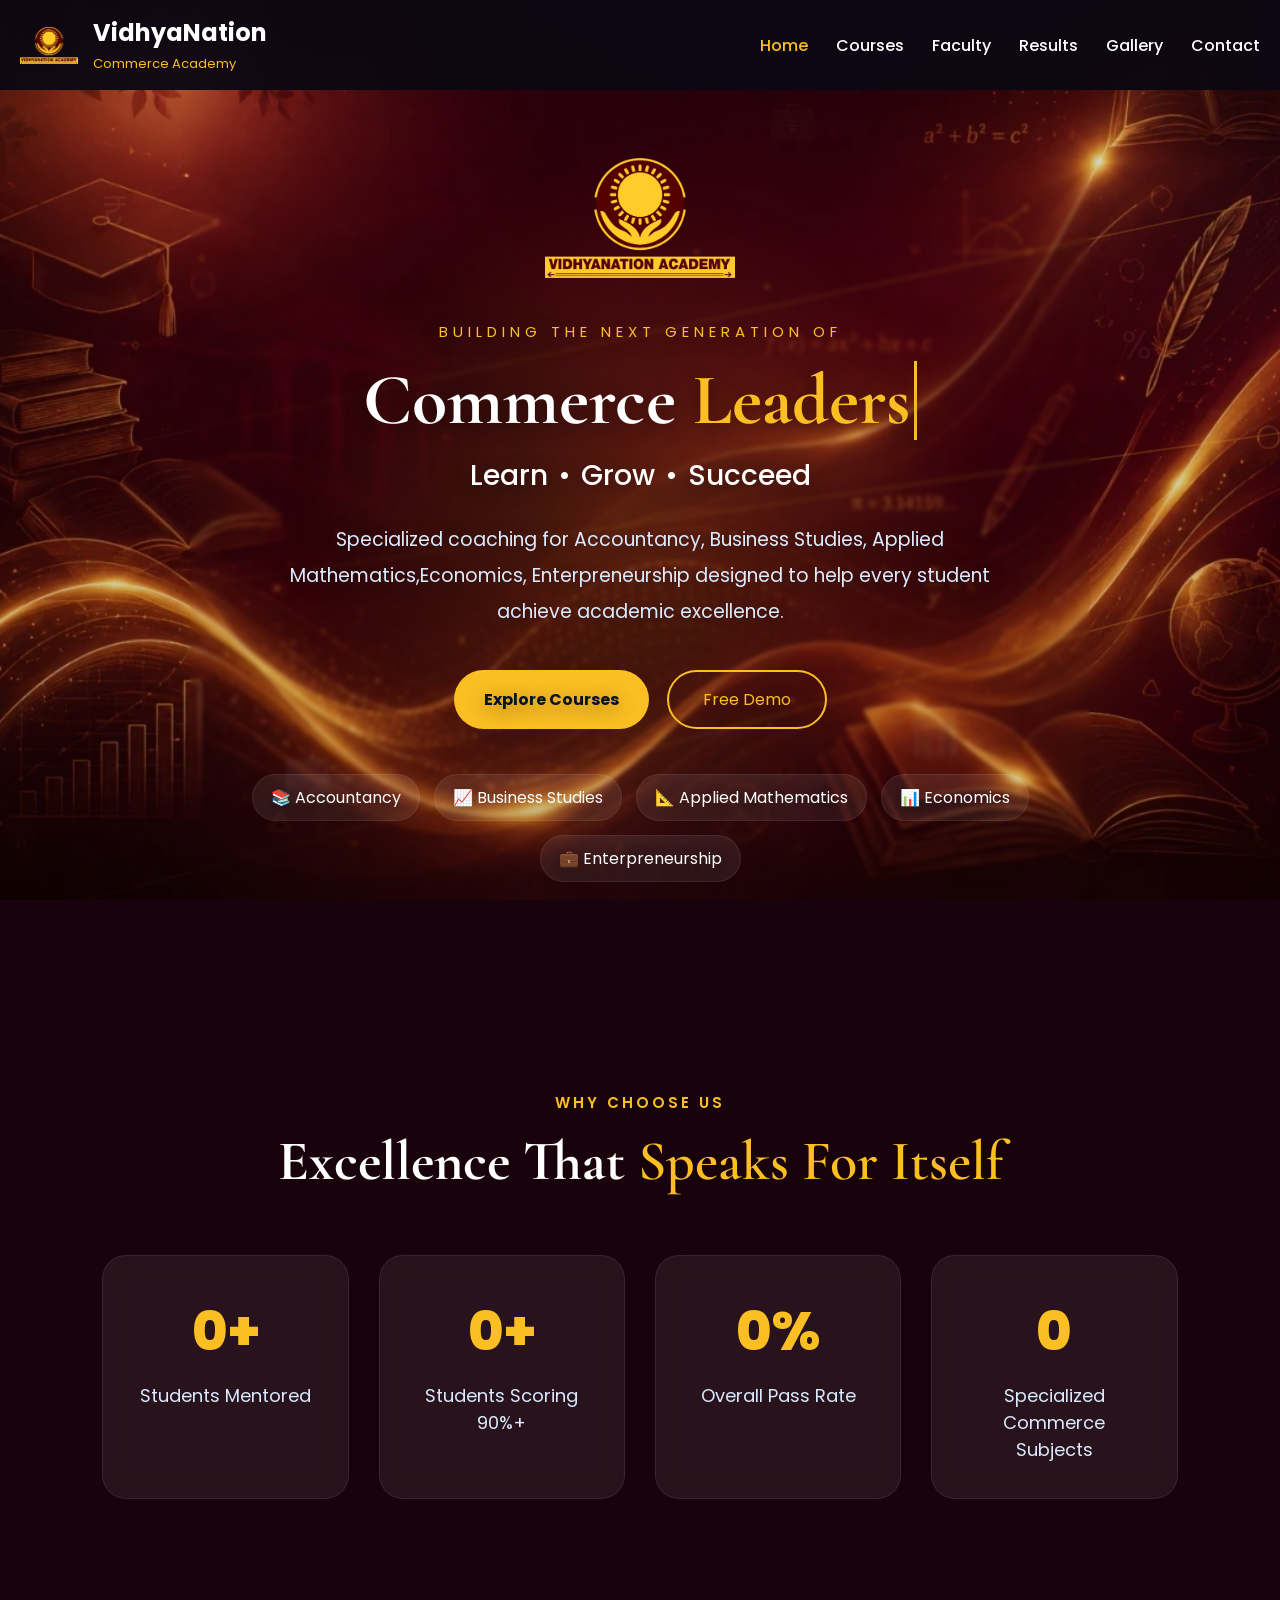
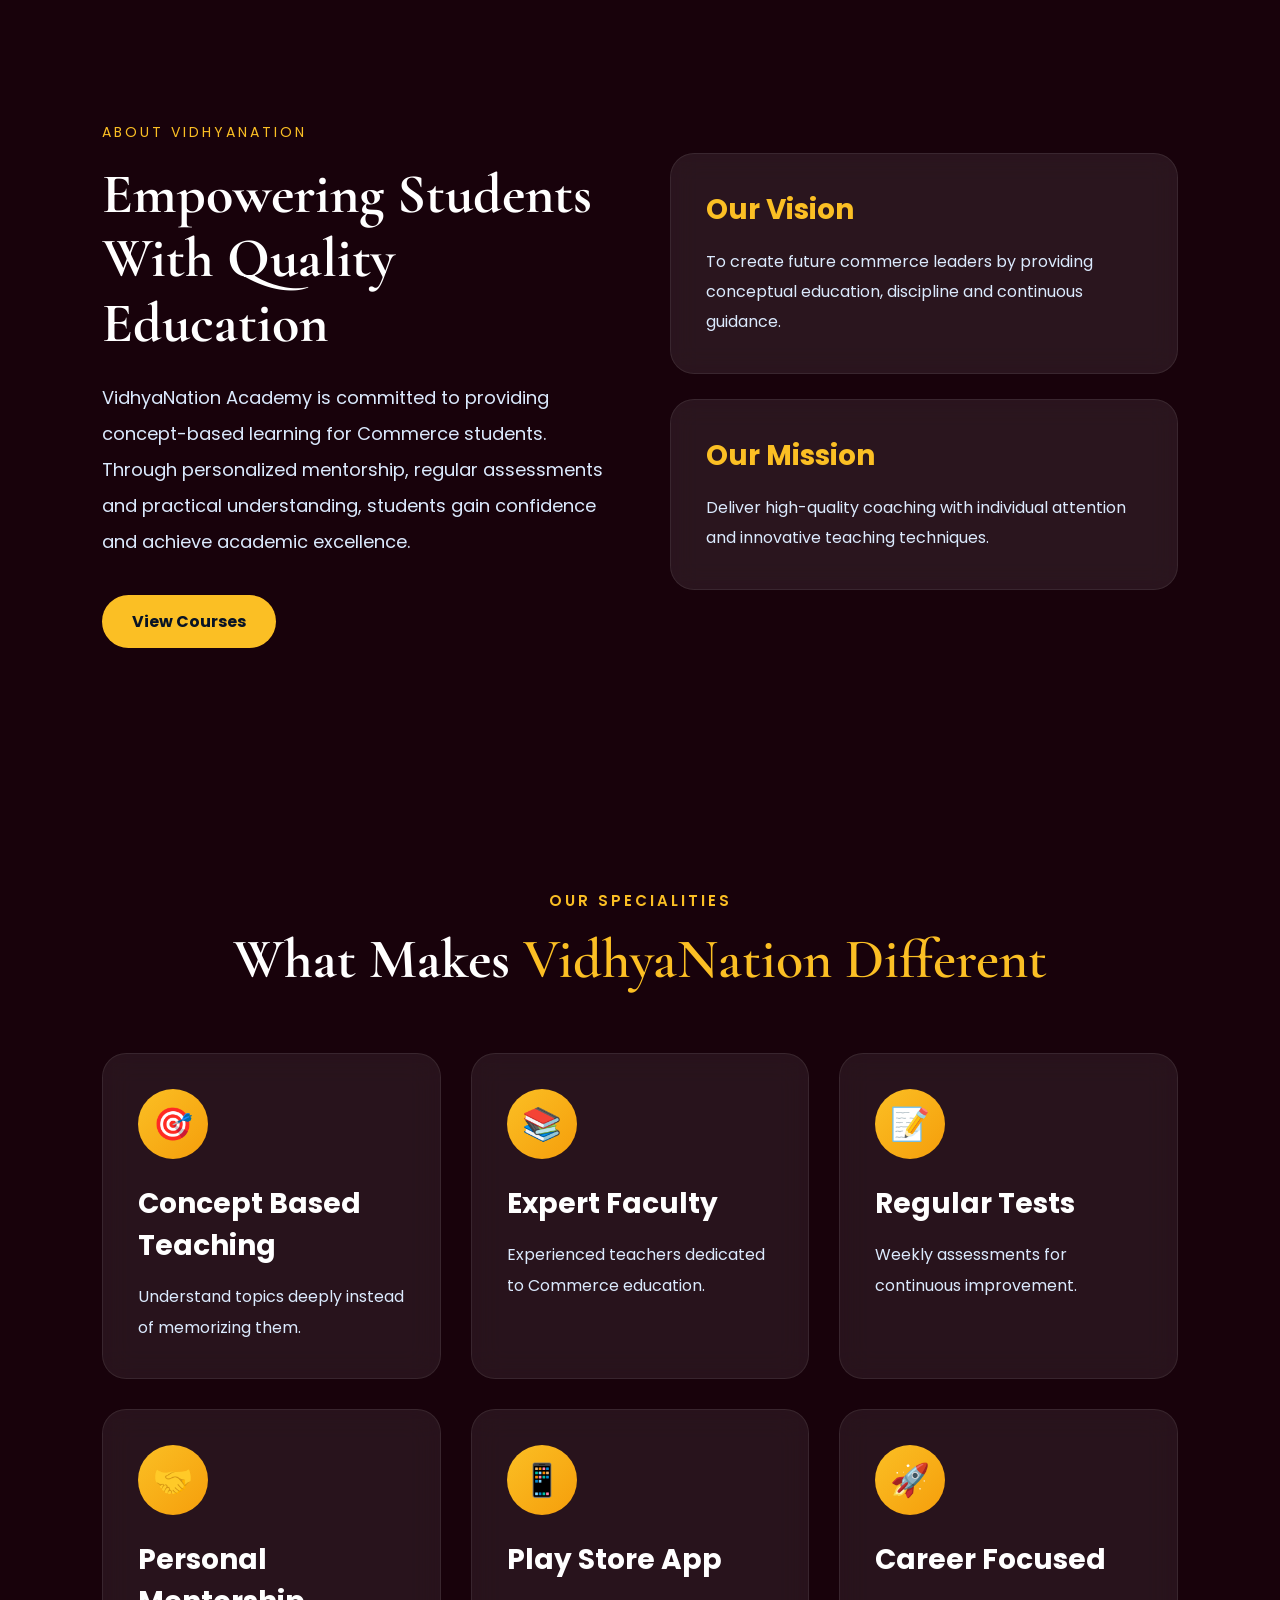
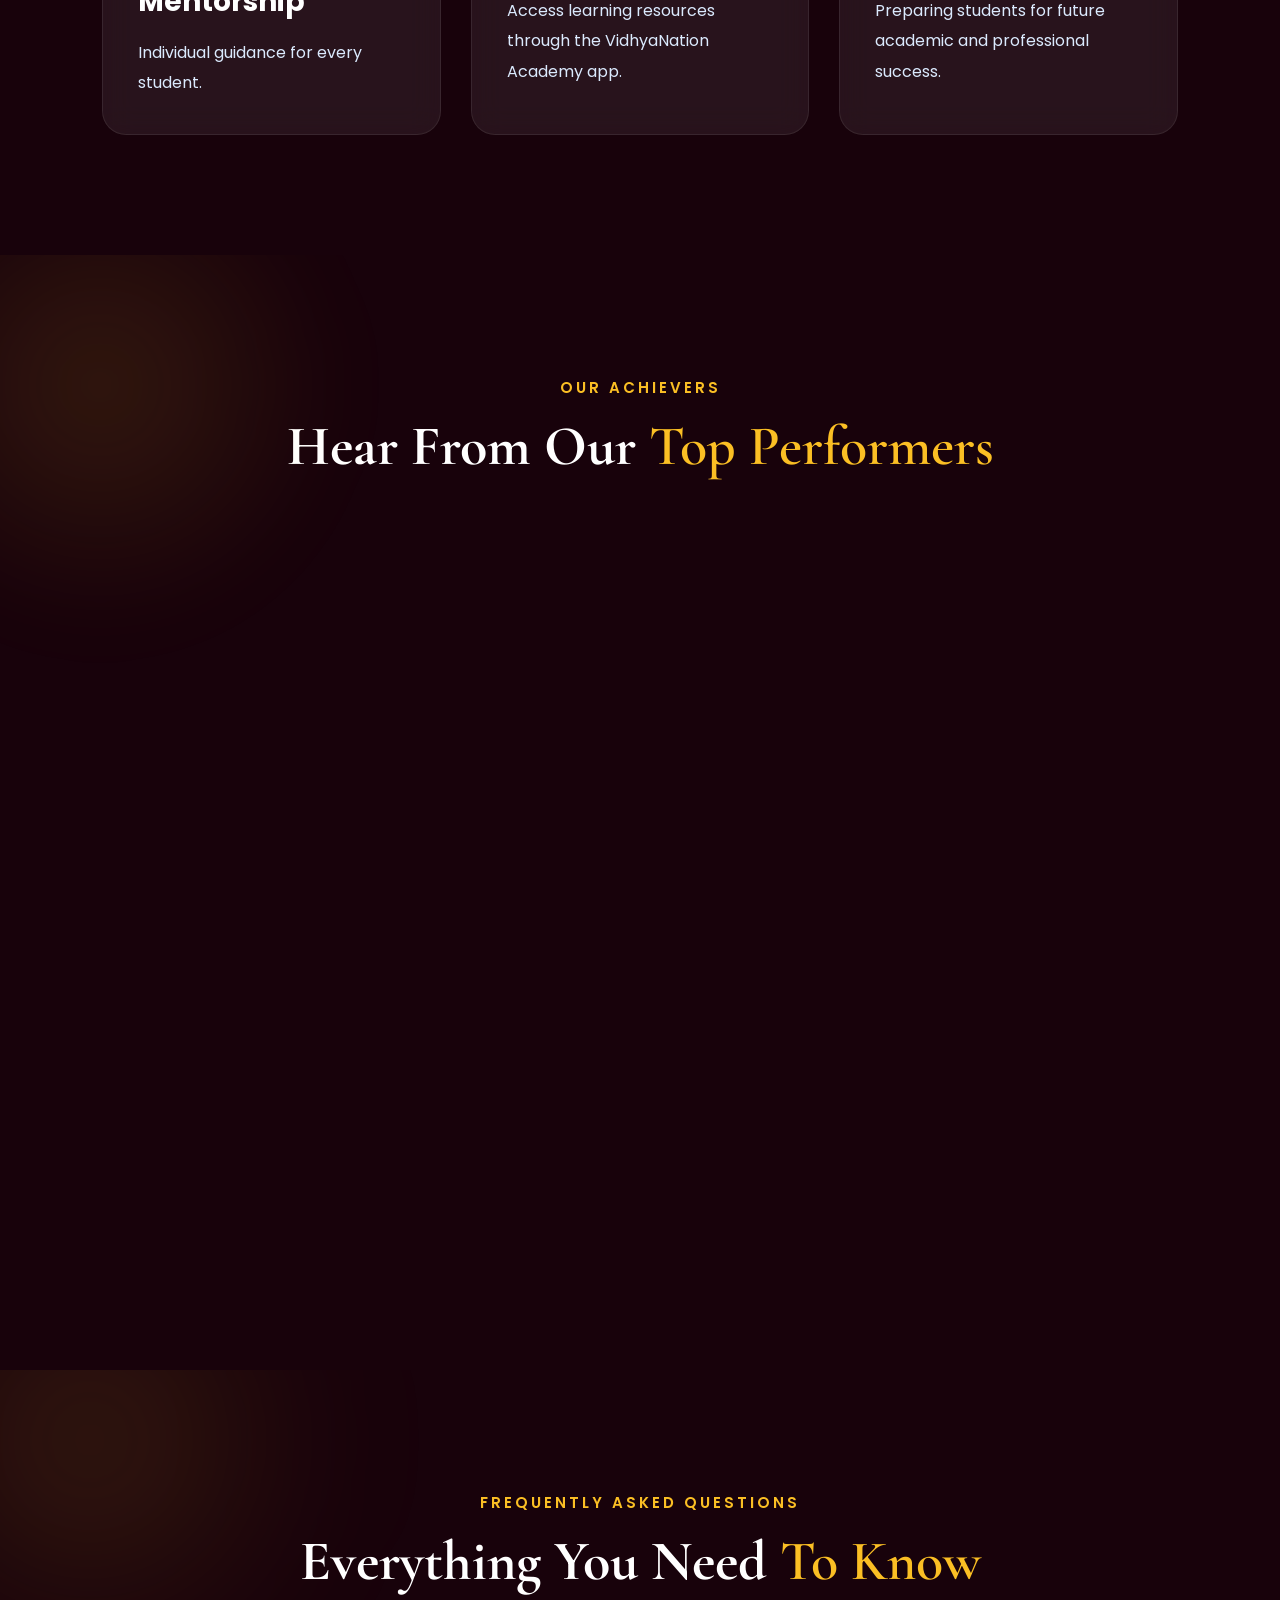
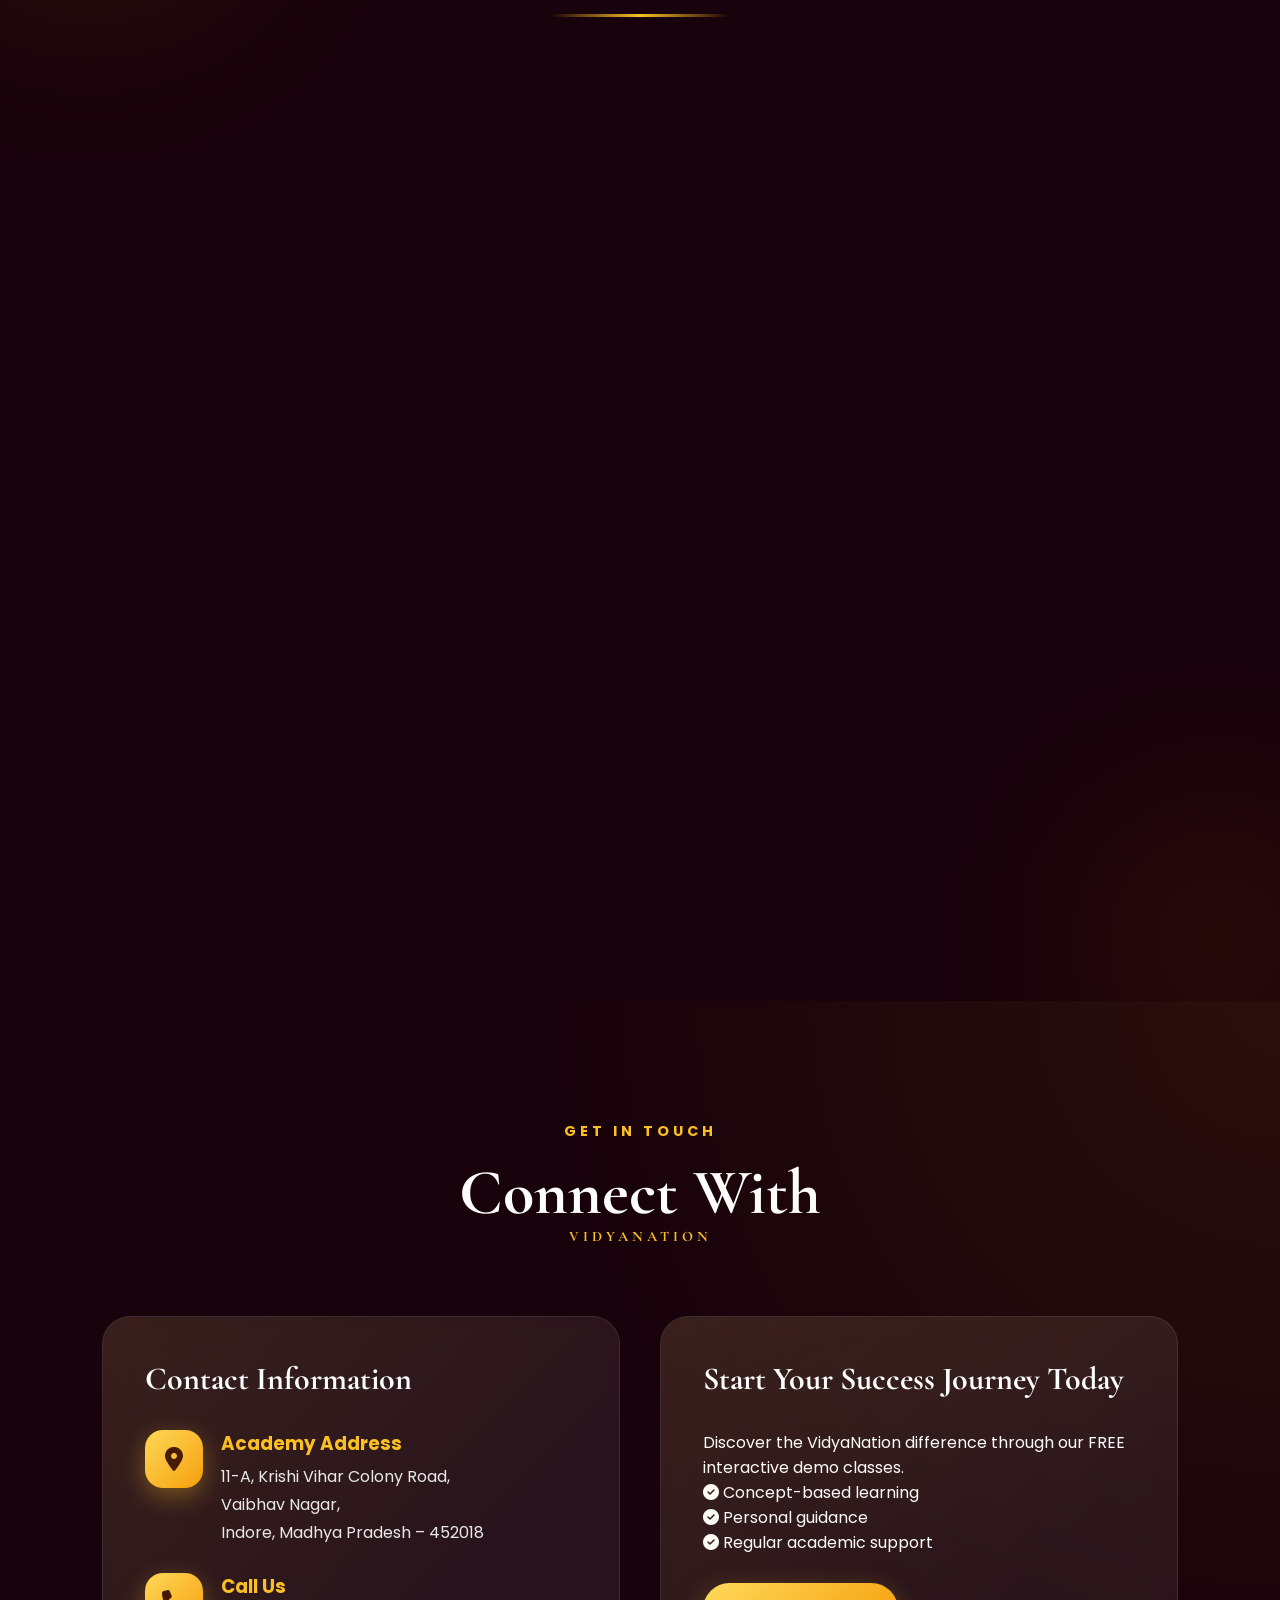
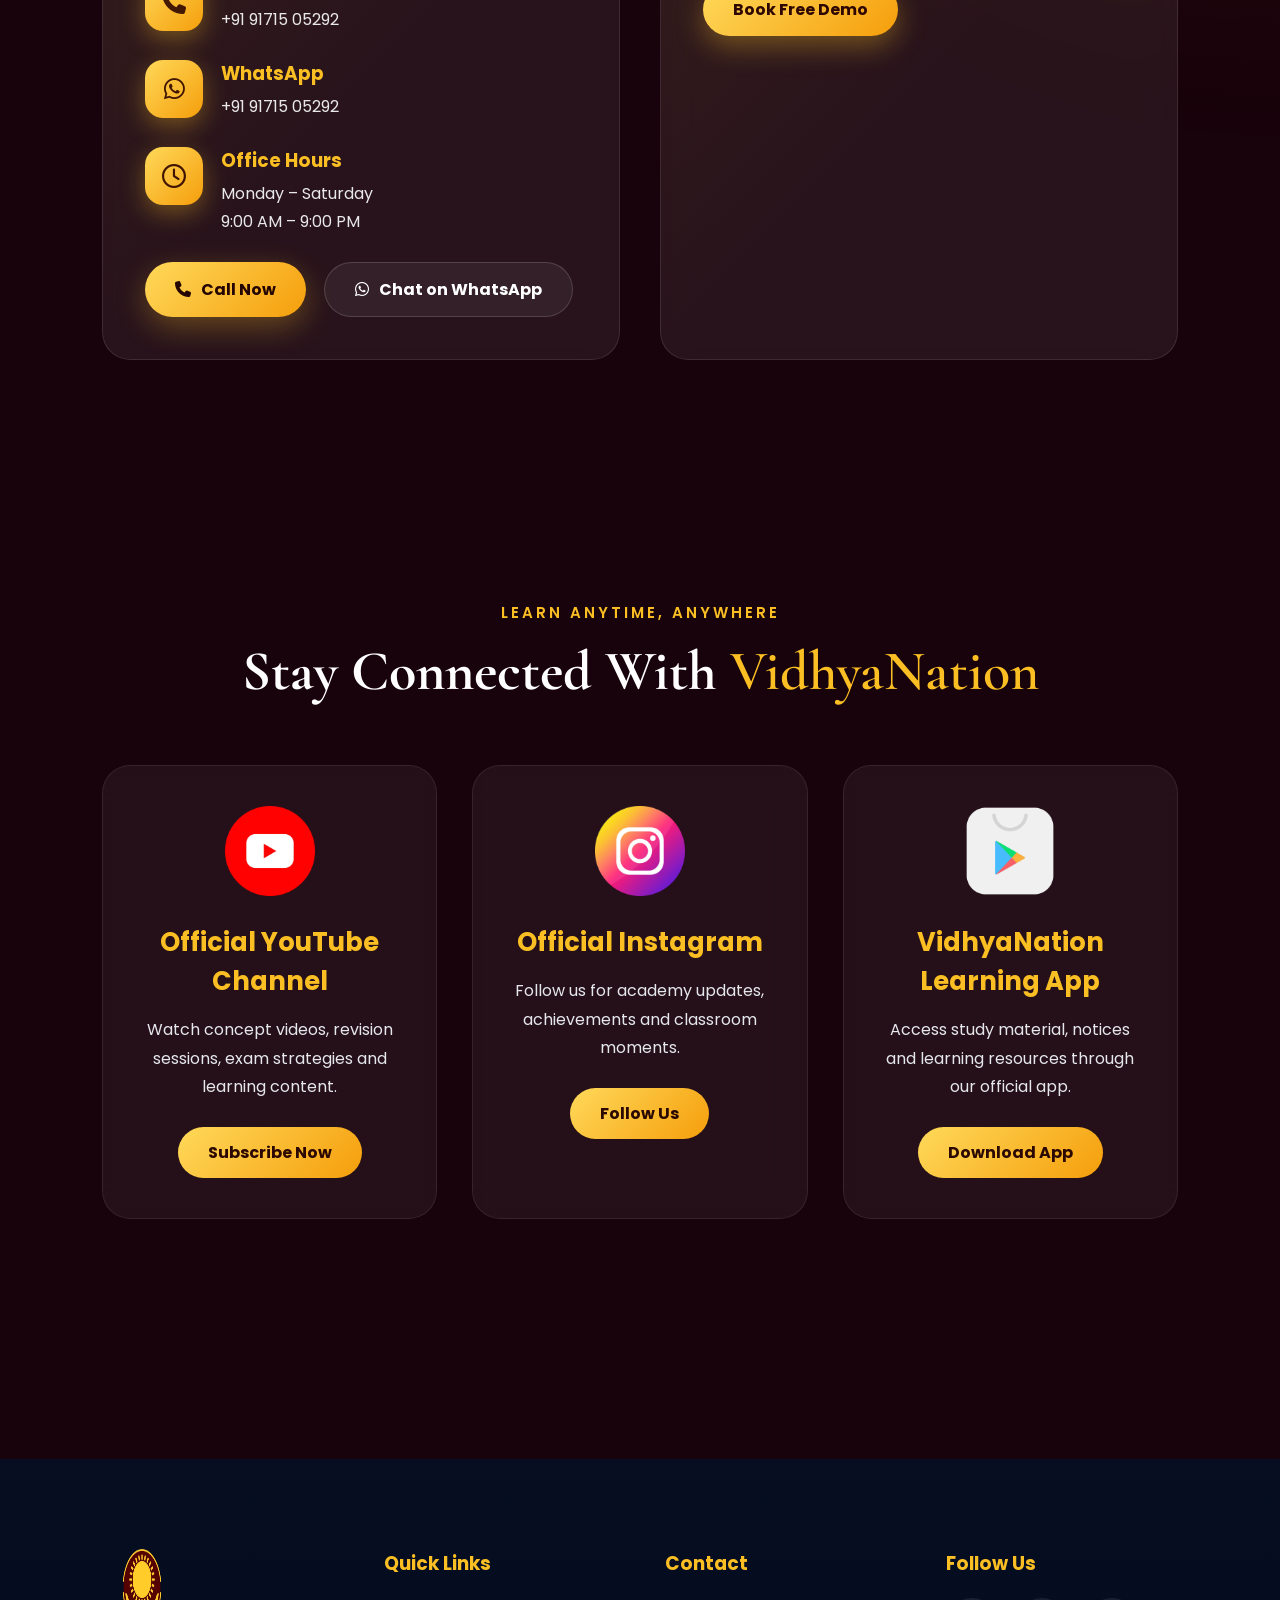
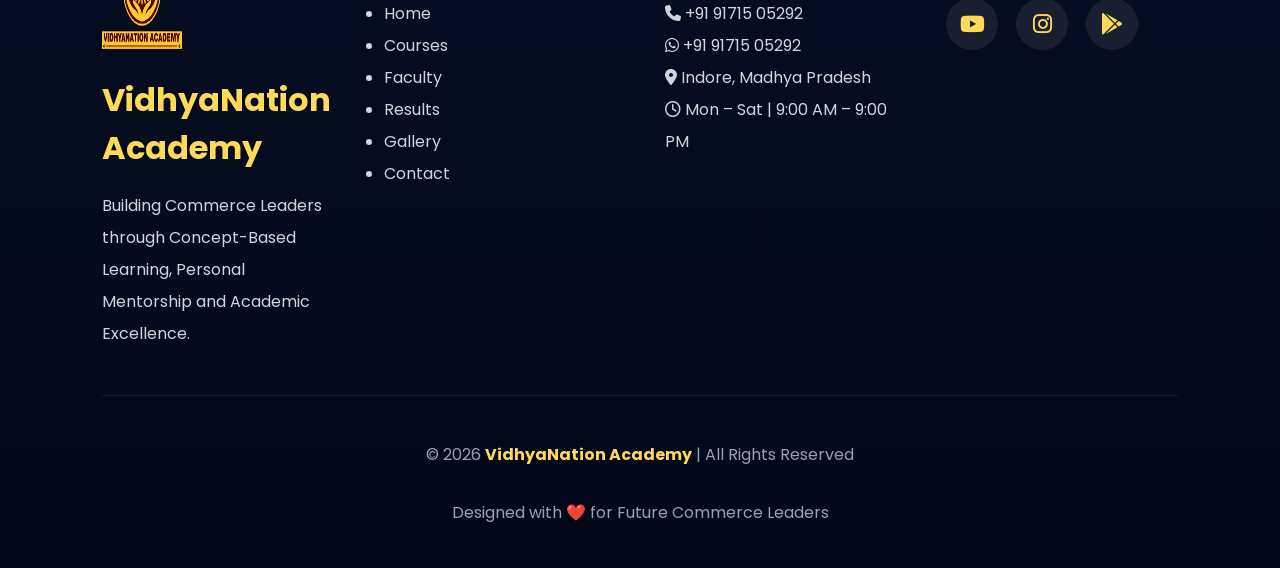
<file: index.html>
<!DOCTYPE html>
<html lang="en">
<head>
    <meta charset="UTF-8">
    <meta name="viewport" content="width=device-width, initial-scale=1.0">
    <meta name="description"
        content="VidhyaNation Academy - Premier Commerce Coaching for Class 11 & 12 in Indore. Expert guidance in Accountancy, Business Studies and Applied Mathematics.">
    <link rel="preconnect" href="https://fonts.googleapis.com">
    <link rel="preconnect" href="https://fonts.gstatic.com" crossorigin>
    <link rel="preconnect" href="https://cdnjs.cloudflare.com" crossorigin>
    <!-- Open Graph Meta Tags -->
<meta property="og:title"
content="VidhyaNation Commerce Academy">
<meta property="og:description"
content="Premium coaching for CBSE Class 11 & 12 Commerce students with expert guidance in Accountancy, Business Studies, Economics and Applied Mathematics.">
<meta property="og:type"
content="website">
<meta property="og:url"
content="https://vidhyanationacademy.com/">
<meta property="og:image"
content="https://vidhyanationacademy.com/assets/images/logo.webp">
<meta property="og:site_name"
content="VidhyaNation Commerce Academy">
<meta property="og:locale"
content="en_IN">
    <!-- Critical layout CSS: kept render-blocking on purpose, but now minified/merged (~40% smaller) -->
    <link rel="stylesheet" href="style.css">
    <link rel="stylesheet" href="contact-footer.css">
    <!-- Google Fonts: loaded without blocking first paint (single request, was duplicated before) -->
    <link rel="preload" as="style"
        href="https://fonts.googleapis.com/css2?family=Poppins:wght@300;400;500;600;700;800&family=Cormorant+Garamond:wght@500;600;700&display=swap"
        onload="this.onload=null;this.rel='stylesheet'">
    <noscript>
        <link rel="stylesheet" href="https://fonts.googleapis.com/css2?family=Poppins:wght@300;400;500;600;700;800&family=Cormorant+Garamond:wght@500;600;700&display=swap">
    </noscript>
    <!-- Font Awesome: loaded without blocking first paint (this was the single biggest render-blocking cost) -->
    <link rel="preload" as="style"
        href="https://cdnjs.cloudflare.com/ajax/libs/font-awesome/6.7.2/css/all.min.css"
        onload="this.onload=null;this.rel='stylesheet'">
    <noscript>
        <link rel="stylesheet" href="https://cdnjs.cloudflare.com/ajax/libs/font-awesome/6.7.2/css/all.min.css">
    </noscript>
    <link rel="icon" type="image/webp" href="assets/images/favicon.webp">
    <title>VidhyaNation Commerce Academy | Best Commerce Coaching for Class 11 & 12</title>
    <link rel="canonical" href="https://vidhyanationacademy.com">
    <link
    rel="preload"
    as="image"
    href="assets/images/background-website.webp"
>
</head>
<body>
<div class="mobile-overlay"></div>
<!-- Mouse Glow -->
<div id="cursor-glow"></div>
<!-- ==========================================
            BACK TO TOP BUTTON
========================================== -->
<button id="backToTop" aria-label="Back to Top">
    <i class="fa-solid fa-arrow-up"></i>
</button>
    <!-- ================= BACKGROUND ================= -->
    <div class="animated-background">
        <div class="gradient-layer"></div>
        <div class="grid-overlay"></div>
        <div class="glow glow1"></div>
        <div class="glow glow2"></div>
        <div class="glow glow3"></div>
        <div class="floating-symbol symbol1">₹</div>
        <div class="floating-symbol symbol2">%</div>
        <div class="floating-symbol symbol3">📈</div>
        <div class="floating-symbol symbol4">📊</div>
        <div class="floating-symbol symbol5">💼</div>
        <div class="chart-line chart1"></div>
        <div class="chart-line chart2"></div>
        <div class="chart-line chart3"></div>
    </div>
    <!-- ================= NAVBAR ================= -->
    <header>
        <nav class="navbar">
            <a href="index.html" class="logo-area">
               <img
    src="assets/images/logo.webp"
    alt="VidhyaNation Logo"
    width="58"
    height="37"
    
    decoding="async"
>
                <div>
                    <h2>VidhyaNation</h2>
                    <span>Commerce Academy</span>
                </div>
            </a>
            <ul class="nav-links">
                <li><a class="active" href="index.html">Home</a></li>
                <li><a href="courses.html">Courses</a></li>
                <li><a href="faculty.html">Faculty</a></li>
                <li><a href="results.html">Results</a></li>
                <li><a href="gallery.html">Gallery</a></li>
                <li><a href="contact.html">Contact</a></li>
            </ul>
<!-- Mobile Menu Button -->
<div class="menu-toggle">
    <i class="fas fa-bars"></i>
</div>
</nav>
    </header>
    <!-- ================= HERO ================= -->
    <section class="hero">
        <div class="hero-content">
            <div class="hero-logo">
                <img src="assets/images/logo.webp" alt="VidhyaNation Academy" width="190" height="120" decoding="async" fetchpriority="high">
            </div>
            <p class="hero-top">
                BUILDING THE NEXT GENERATION OF
            </p>
            <h1 class="commerce-text">
    Commerce
    <span>Leaders</span>
</h1>
<h3 class="hero-words">
    <span class="word word1">Learn</span>
    <span class="separator">•</span>
    <span class="word word2">Grow</span>
    <span class="separator">•</span>
    <span class="word word3">Succeed</span>
</h3>
            <p class="hero-description">
                Specialized coaching for Accountancy,
                Business Studies, Applied Mathematics,Economics, Enterpreneurship
                designed to help every student achieve
                academic excellence.
            </p>
            <div class="hero-buttons">
                <a href="courses.html" class="primary-btn">
                    Explore Courses
                </a>
                <a href="#" class="secondary-btn open-demo">
    Free Demo
</a>
            </div>
            <div class="hero-subjects">
                <span>📚 Accountancy</span>
                <span>📈 Business Studies</span>
                <span>📐 Applied Mathematics</span>
                <span>📊 Economics</span>
                <span>💼 Enterpreneurship</span>
            </div>
        </div>
    </section>
    <!-- ================= HIGHLIGHTS ================= -->
<section class="highlights">
    <div class="section-title">
        <span>WHY CHOOSE US</span>
        <h2>
            Excellence That
            <span>Speaks For Itself</span>
        </h2>
    </div>
    <div class="highlight-grid">
        <div class="highlight-card">
            <h3>
    <span class="counter" data-target="300">0</span>+
</h3>
            <p>Students Mentored</p>
        </div>
        <div class="highlight-card">
<h3>
    <span class="counter" data-target="50">0</span>+
</h3>
            <p>Students Scoring 90%+</p>
        </div>
        <div class="highlight-card">
            <h3>
    <span class="counter" data-target="100">0</span>%
</h3>
            <p>Overall Pass Rate</p>
        </div>
        <div class="highlight-card">
            <h3>
    <span class="counter"
          data-target="5">
        0
    </span>
</h3>
            <p>Specialized Commerce Subjects</p>
        </div>
    </div>
</section>
<!-- ================= ABOUT ================= -->
<section class="about-section">
    <div class="about-left">
        <span class="mini-title">
            ABOUT VIDHYANATION
        </span>
        <h2>
            Empowering Students
            With Quality Education
        </h2>
        <p>
            VidhyaNation Academy is committed to providing
            concept-based learning for Commerce students.
            Through personalized mentorship, regular
            assessments and practical understanding,
            students gain confidence and achieve academic
            excellence.
        </p>
        <div class="about-buttons">
            <a href="courses.html" class="primary-btn">
                View Courses
            </a>
        </div>
    </div>
    <div class="about-right">
        <div class="glass-card">
            <h3>
                Our Vision
            </h3>
            <p>
                To create future commerce leaders by
                providing conceptual education,
                discipline and continuous guidance.
            </p>
        </div>
        <div class="glass-card">
            <h3>
                Our Mission
            </h3>
            <p>
                Deliver high-quality coaching with
                individual attention and innovative
                teaching techniques.
            </p>
        </div>
    </div>
</section>
<!-- ================= FEATURES ================= -->
<section class="features">
    <div class="section-title">
        <span>
            OUR SPECIALITIES
        </span>
        <h2>
            What Makes
            <span>
                VidhyaNation Different
            </span>
        </h2>
    </div>
    <div class="feature-grid">
        <div class="feature-card">
            <div class="feature-icon">
                🎯
            </div>
            <h3>
                Concept Based Teaching
            </h3>
            <p>
                Understand topics deeply instead of
                memorizing them.
            </p>
        </div>
        <div class="feature-card">
            <div class="feature-icon">
                📚
            </div>
            <h3>
                Expert Faculty
            </h3>
            <p>
                Experienced teachers dedicated
                to Commerce education.
            </p>
        </div>
        <div class="feature-card">
            <div class="feature-icon">
                📝
            </div>
            <h3>
                Regular Tests
            </h3>
            <p>
                Weekly assessments for continuous
                improvement.
            </p>
        </div>
        <div class="feature-card">
            <div class="feature-icon">
                🤝
            </div>
            <h3>
                Personal Mentorship
            </h3>
            <p>
                Individual guidance for every student.
            </p>
        </div>
        <div class="feature-card">
            <div class="feature-icon">
                📱
            </div>
            <h3>
                Play Store App
            </h3>
            <p>
                Access learning resources through
                the VidhyaNation Academy app.
            </p>
        </div>
        <div class="feature-card">
            <div class="feature-icon">
                🚀
            </div>
            <h3>
                Career Focused
            </h3>
            <p>
                Preparing students for future
                academic and professional success.
            </p>
        </div>
    </div>
</section>
<!-- =====================================================
                STUDENT TESTIMONIALS
===================================================== -->
<section class="testimonials" id="testimonials">
    <div class="section-title">
        <span>OUR ACHIEVERS</span>
        <h2>
            Hear From Our
            <span>Top Performers</span>
        </h2>
    </div>
    <div class="testimonial-container">
        <!-- Card 1 -->
        <div class="testimonial-card">
           <div class="student-avatar">
    <img
        src="assets/images/saksham-jain.webp"
        alt="Saksham Jain"
        loading="lazy"
        decoding="async"
    >
</div>
            <div class="quote-mark">
                ❝
            </div>
            <p>
               "The concept-based teaching and personal mentorship at VidhyaNation Academy transformed my confidence and helped me achieve academic excellence."
            </p>
            <h3>
                Saksham Jain
            </h3>
            <span>
                🏆 Commerce Achiever
            </span>
            <div class="student-score">
    100
</div>
        </div>
        <!-- Card 2 -->
        <div class="testimonial-card">
            <div class="student-avatar">
    <img
        src="assets/images/nandita-sood.webp"
        alt="Nandita Sood"
        loading="lazy"
        decoding="async"
    >
            </div>
            <div class="quote-mark">
                ❝
            </div>
            <p>
               "Small batch sizes and continuous doubt-solving made every class productive. The revision sessions gave me an extra edge during examinations."
            </p>
            <h3>
                Nandita Sood
            </h3>
            <span>
                🏆 Commerce Achiever
            </span>
            <div class="student-score">
            95
            </div>
        </div>
        <!-- Card 3 -->
        <div class="testimonial-card">
            <div class="student-avatar">
    <img
        src="assets/images/adhiraj-pahwa.webp"
        alt="Adhiraj Pahwa"
        loading="lazy"
        decoding="async"
    >
</div>
            <div class="quote-mark">
                ❝
            </div>
            <p>
               "The teachers always believed in me and guided me personally. Their mentorship motivated me to achieve my academic goals with confidence."
            </p>
            <h3>
                Adhiraj Pahwa
            </h3>
            <span>
                🏆 Commerce Achiever
            </span>
            <div class="student-score">
    95
</div>
        </div>
    </div>
</section>
<!-- =====================================================
                    FAQ SECTION
===================================================== -->
<section class="faq-section">
    <div class="section-title">
        <span>FREQUENTLY ASKED QUESTIONS</span>
        <h2>
            Everything You Need
            <span>To Know</span>
        </h2>
    </div>
    <div class="faq-container">
        <div class="faq-item">
            <button class="faq-question">
                <span>
                    🎯 Do you provide demo classes?
                </span>
                <span class="faq-icon">
                    +
                </span>
            </button>
            <div class="faq-answer">
                <p>
                    Yes.
                    We provide completely FREE interactive
                    demo classes so that students and
                    parents can understand our teaching
                    methodology before admission.
                </p>
            </div>
        </div>
        <div class="faq-item">
            <button class="faq-question">
                <span>
                    👨‍🏫 How many students are there in one batch?
                </span>
                <span class="faq-icon">
                    +
                </span>
            </button>
            <div class="faq-answer">
                <p>
                    We intentionally keep the batch size
                    limited to a maximum of only 10
                    students to ensure better interaction
                    and personalized attention.
                </p>
            </div>
        </div>
        <div class="faq-item">
            <button class="faq-question">
                <span>
                    📚 Are revision classes conducted?
                </span>
                <span class="faq-icon">
                    +
                </span>
            </button>
            <div class="faq-answer">
                <p>
                    Yes.
                    Dedicated revision sessions are
                    conducted before examinations to
                    strengthen concepts and maximize
                    student confidence.
                </p>
            </div>
        </div>
        <div class="faq-item">
            <button class="faq-question">
                <span>
                    💻 What if I miss a class?
                </span>
                <span class="faq-icon">
                    +
                </span>
            </button>
            <div class="faq-answer">
                <p>
                    We always try our best to provide
                    online lectures or alternate learning
                    support whenever a student misses
                    a class.
                </p>
            </div>
        </div>
        <div class="faq-item">
            <button class="faq-question">
                <span>
                    🚀 Do you conduct extra classes?
                </span>
                <span class="faq-icon">
                    +
                </span>
            </button>
            <div class="faq-answer">
                <p>
                    Absolutely.
                    Extra classes are arranged whenever
                    required to complete concepts,
                    revision or additional practice.
                </p>
            </div>
        </div>
        <div class="faq-item">
            <button class="faq-question">
                <span>
                    ❤️ Do students receive personal guidance?
                </span>
                <span class="faq-icon">
                    +
                </span>
            </button>
            <div class="faq-answer">
                <p>
                    Yes.
                    Every student receives personal
                    guidance throughout the academic
                    journey to ensure continuous
                    improvement and confidence.
                </p>
            </div>
        </div>
        <div class="faq-item">
            <button class="faq-question">
                <span>
                    📅 How many days are classes conducted?
                </span>
                <span class="faq-icon">
                    +
                </span>
            </button>
            <div class="faq-answer">
                <p>
                    Classes are conducted six days a
                    week with a structured learning plan,
                    assessments and doubt-solving support.
                </p>
            </div>
        </div>
    </div>
</section>
        <!-- =====================================================
                PREMIUM CONTACT SECTION
===================================================== -->
<!-- =====================================================
             PREMIUM CONTACT SECTION
====================================================== -->

<section class="contact-section" id="contact">

    <div class="contact-bg-circle circle-one"></div>
    <div class="contact-bg-circle circle-two"></div>

    <div class="section-title">
        <span>GET IN TOUCH</span>

        <h2>
            Connect With
            <span>VidyaNation</span>
        </h2>
    </div>

    <div class="contact-wrapper">

        <!-- ================= LEFT ================= -->

        <div class="contact-card">

            <h2>Contact Information</h2>

            <div class="contact-row">

                <div class="contact-icon">
                    <i class="fa-solid fa-location-dot"></i>
                </div>

                <div>
                    <h3>Academy Address</h3>

                    <p>
                        11-A, Krishi Vihar Colony Road,<br>
                        Vaibhav Nagar,<br>
                        Indore, Madhya Pradesh – 452018
                    </p>
                </div>

            </div>


            <div class="contact-row">

                <div class="contact-icon">
                    <i class="fa-solid fa-phone"></i>
                </div>

                <div>
                    <h3>Call Us</h3>

                    <p>
                        +91 91715 05292
                    </p>
                </div>

            </div>


            <div class="contact-row">

                <div class="contact-icon">
                    <i class="fa-brands fa-whatsapp"></i>
                </div>

                <div>
                    <h3>WhatsApp</h3>

                    <p>
                        +91 91715 05292
                    </p>
                </div>

            </div>


            <div class="contact-row">

                <div class="contact-icon">
                    <i class="fa-regular fa-clock"></i>
                </div>

                <div>
                    <h3>Office Hours</h3>

                    <p>
                        Monday – Saturday<br>
                        9:00 AM – 9:00 PM
                    </p>
                </div>

            </div>


            <div class="contact-buttons">

                <a
                    href="tel:+919171505292"
                    class="call-button"
                >
                    <i class="fa-solid fa-phone"></i>
                    Call Now
                </a>

                <a
                    href="https://wa.me/919171505292"
                    target="_blank"
                    rel="noopener noreferrer"
                    class="whatsapp-button"
                >
                    <i class="fa-brands fa-whatsapp"></i>
                    Chat on WhatsApp
                </a>

            </div>

        </div>


        <!-- ================= RIGHT ================= -->

        <div class="contact-card demo-card">

            <h2>
                Start Your Success Journey Today
            </h2>

            <p class="demo-description">
                Discover the VidyaNation difference through
                our FREE interactive demo classes.
            </p>

            <div class="demo-benefits">

                <p>
                    <i class="fa-solid fa-circle-check"></i>
                    Concept-based learning
                </p>

                <p>
                    <i class="fa-solid fa-circle-check"></i>
                    Personal guidance
                </p>

                <p>
                    <i class="fa-solid fa-circle-check"></i>
                    Regular academic support
                </p>

            </div>

            <a
                href="contact.html"
                class="primary-btn"
            >
                Book Free Demo
            </a>

        </div>

    </div>

</section>
       

</div>
<!-- =====================================================
                DIGITAL ECOSYSTEM
===================================================== -->
<section class="digital-ecosystem">
    <div class="section-title">
        <span>LEARN ANYTIME, ANYWHERE</span>
        <h2>
            Stay Connected With
            <span>VidhyaNation</span>
        </h2>
    </div>
    <!-- ===================== -->
    <!-- SOCIAL CARDS -->
    <!-- ===================== -->
    <div class="digital-grid">
        <!-- YouTube -->
        <div class="social-card">
            <img
                src="assets/images/youtube-logo.webp"
                alt="YouTube"
                class="social-logo"
                height="80"
                width="80"

    loading="lazy"
    decoding="async"
            >
            <h3>Official YouTube Channel</h3>
            <p>
                Watch concept videos, revision sessions,
                exam strategies and learning content.
            </p>
            <a href="https://youtube.com/@vidhyanationacademy?feature=shared"
   target="_blank"
   rel="noopener noreferrer"
   class="social-btn">
    Subscribe Now
</a>
        </div>
        <!-- Instagram -->
        <div class="social-card">
            <img
                src="assets/images/instagram-logo.webp"
                alt="Instagram"
                class="social-logo"
                height="80"
                width="80"
    loading="lazy"
    decoding="async"
            >
            <h3>Official Instagram</h3>
            <p>
                Follow us for academy updates,
                achievements and classroom moments.
            </p>
            <a
                href="https://www.instagram.com/vidhyanationacademy?igsh=Znp0ZnF0OGV6NWVh"
                target="_blank"
                class="social-btn"
            >
                Follow Us
            </a>
        </div>
        <!-- Play Store -->
        <div class="social-card">
            <img
                src="assets/images/playstore-logo.webp"
                alt="Play Store"
                class="social-logo"
                height="80"
                width="80"
                loading="lazy"
                decoding="async"
            >
            <h3>VidhyaNation Learning App</h3>
            <p>
                Access study material,
                notices and learning resources
                through our official app.
            </p>
            <a
                href="https://play.google.com/store/apps/details?id=co.diy4.wjlge"
                target="_blank"
                class="social-btn"
            >
                Download App
            </a>
        </div>
    </div>
</section>
<!-- =====================================================
                    PREMIUM FOOTER
===================================================== -->
<footer class="premium-footer">
    <div class="footer-container">
        <!-- ========================= -->
        <!-- BRAND -->
        <!-- ========================= -->
        <div class="footer-column">
            <img
                src="assets/images/logo.webp"
                alt="VidhyaNation Academy"
                class="footer-logo-img"
                height="100"
                width="100"
    loading="lazy"
    decoding="async"
            >
            <h2 class="footer-logo">
                VidhyaNation Academy
            </h2>
            <p>
                Building Commerce Leaders through
                Concept-Based Learning,
                Personal Mentorship and
                Academic Excellence.
            </p>
        </div>
        <!-- ========================= -->
        <!-- QUICK LINKS -->
        <!-- ========================= -->
        <div class="footer-column">
            <h3>Quick Links</h3>
            <ul>
                <li><a href="index.html">Home</a></li>
                <li><a href="courses.html">Courses</a></li>
                <li><a href="faculty.html">Faculty</a></li>
                <li><a href="results.html">Results</a></li>
                <li><a href="gallery.html">Gallery</a></li>
                <li><a href="contact.html">Contact</a></li>
            </ul>
        </div>
        <!-- ========================= -->
        <!-- CONTACT -->
        <!-- ========================= -->
        <div class="footer-column">
            <h3>Contact</h3>
            <p>
                <i class="fa-solid fa-phone"></i>
                +91 91715 05292
            </p>
            <p>
                <i class="fa-brands fa-whatsapp"></i>
                +91 91715 05292
            </p>
            <p>
                <i class="fa-solid fa-location-dot"></i>
                Indore, Madhya Pradesh
            </p>
            <p>
                <i class="fa-regular fa-clock"></i>
                Mon – Sat | 9:00 AM – 9:00 PM
            </p>
        </div>
        <!-- ========================= -->
        <!-- FOLLOW US -->
        <!-- ========================= -->
        <div class="footer-column">
            <h3>Follow Us</h3>
            <div class="footer-socials">
                <a
                    href="https://youtube.com/@vidhyanationacademy?feature=shared"
                    target="_blank"
                    aria-label="YouTube"
                >
                    <i class="fa-brands fa-youtube"></i>
                </a>
                <a
                    href="https://www.instagram.com/vidhyanationacademy?igsh=Znp0ZnF0OGV6NWVh"
                    target="_blank"
                    aria-label="Instagram"
                >
                    <i class="fa-brands fa-instagram"></i>
                </a>
                <a
                    href="https://play.google.com/store/apps/details?id=co.diy4.wjlge"
                    target="_blank"
                    aria-label="Google Play"
                >
                    <i class="fa-brands fa-google-play"></i>
                </a>
            </div>
        </div>
    </div>
    <div class="footer-divider"></div>
    <div class="footer-bottom">
        © 2026
        <strong>VidhyaNation Academy</strong>
        | All Rights Reserved
        <br><br>
        Designed with ❤️ for Future Commerce Leaders
    </div>
</footer>
<!-- =====================================================
                FREE DEMO MODAL
===================================================== -->
<div id="demoModal" class="demo-modal">
    <div class="demo-modal-content">
        <span class="close-demo">&times;</span>
        <h2>🎓 Book Your Free Demo Class</h2>
        <p>
            Fill in your details and our team will contact you shortly.
        </p>
        <form id="demoForm">
            <!-- Student Name -->
            <input
                type="text"
                id="studentName"
                placeholder="Student Name"
                required
            >
            <!-- Mobile Number -->
            <input
                type="tel"
                id="studentPhone"
                placeholder="Mobile Number"
                required
            >
            <!-- Class -->
            <select
                id="studentClass"
                required
            >
                <option value="">Select Class</option>
                <option value="Class 11 Commerce">
                    Class 11 Commerce
                </option>
                <option value="Class 12 Commerce">
                    Class 12 Commerce
                </option>
                <option value="CA Foundation">
                    CA Foundation
                </option>
            </select>
            <!-- Subject -->
            <select
                id="studentSubject"
                required
            >
                <option value="">Select Subject</option>
                <option value="Accountancy">
                    Accountancy
                </option>
                <option value="Business Studies">
                    Business Studies
                </option>
                <option value="Economics">
                    Economics
                </option>
                <option value="Applied Mathematics">
                    Applied Mathematics
                </option>
                <option value="Entrepreneurship">
                    Entrepreneurship
                </option>
                <option value="All Subjects">
                    All Subjects
                </option>
            </select>
            <!-- Message -->
            <textarea
                id="studentMessage"
                rows="4"
                placeholder="Additional Message (Optional)"
            ></textarea>
            <button
                type="submit"
                class="submit-demo-btn"
            >
                🚀 Book Free Demo
            </button>
        </form>
    </div>
</div>
<!-- =====================================================
                    JAVASCRIPT
===================================================== -->
<script src="script.js"></script>
</body>
</html>
</file>
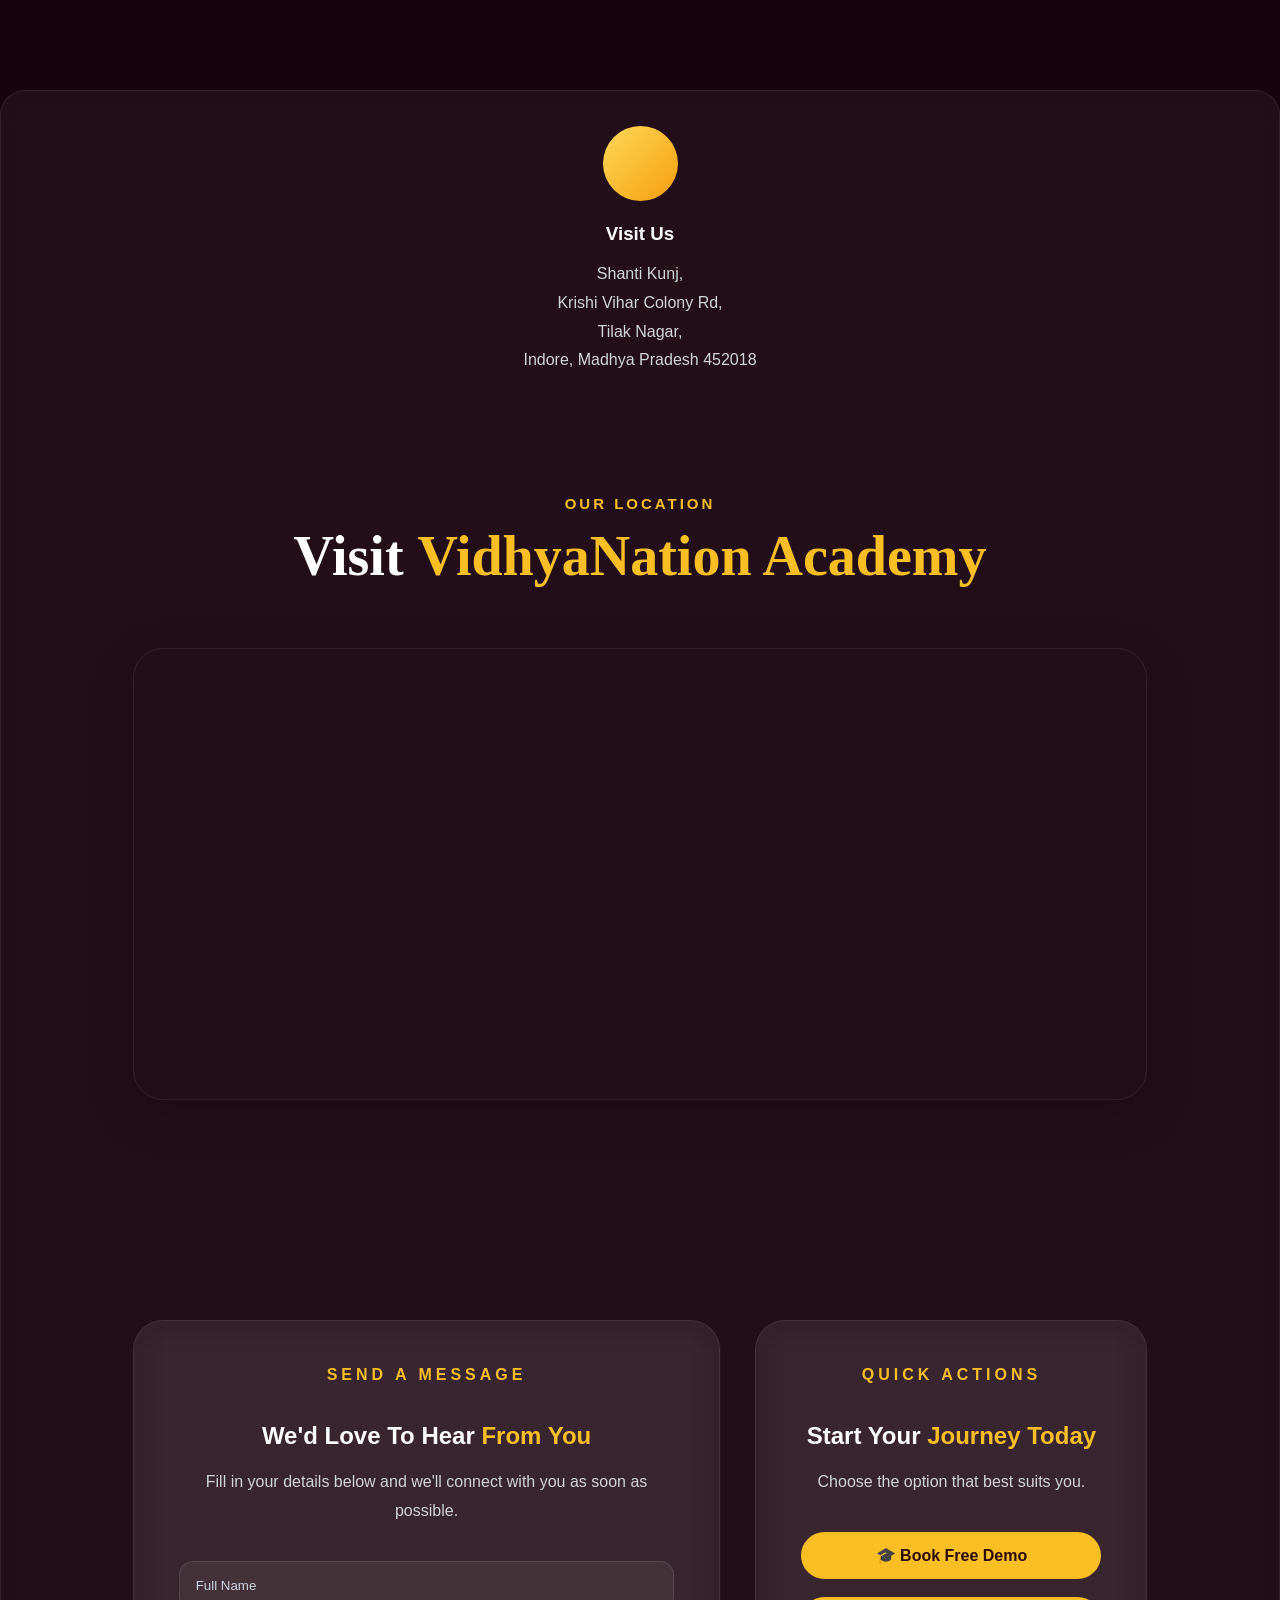
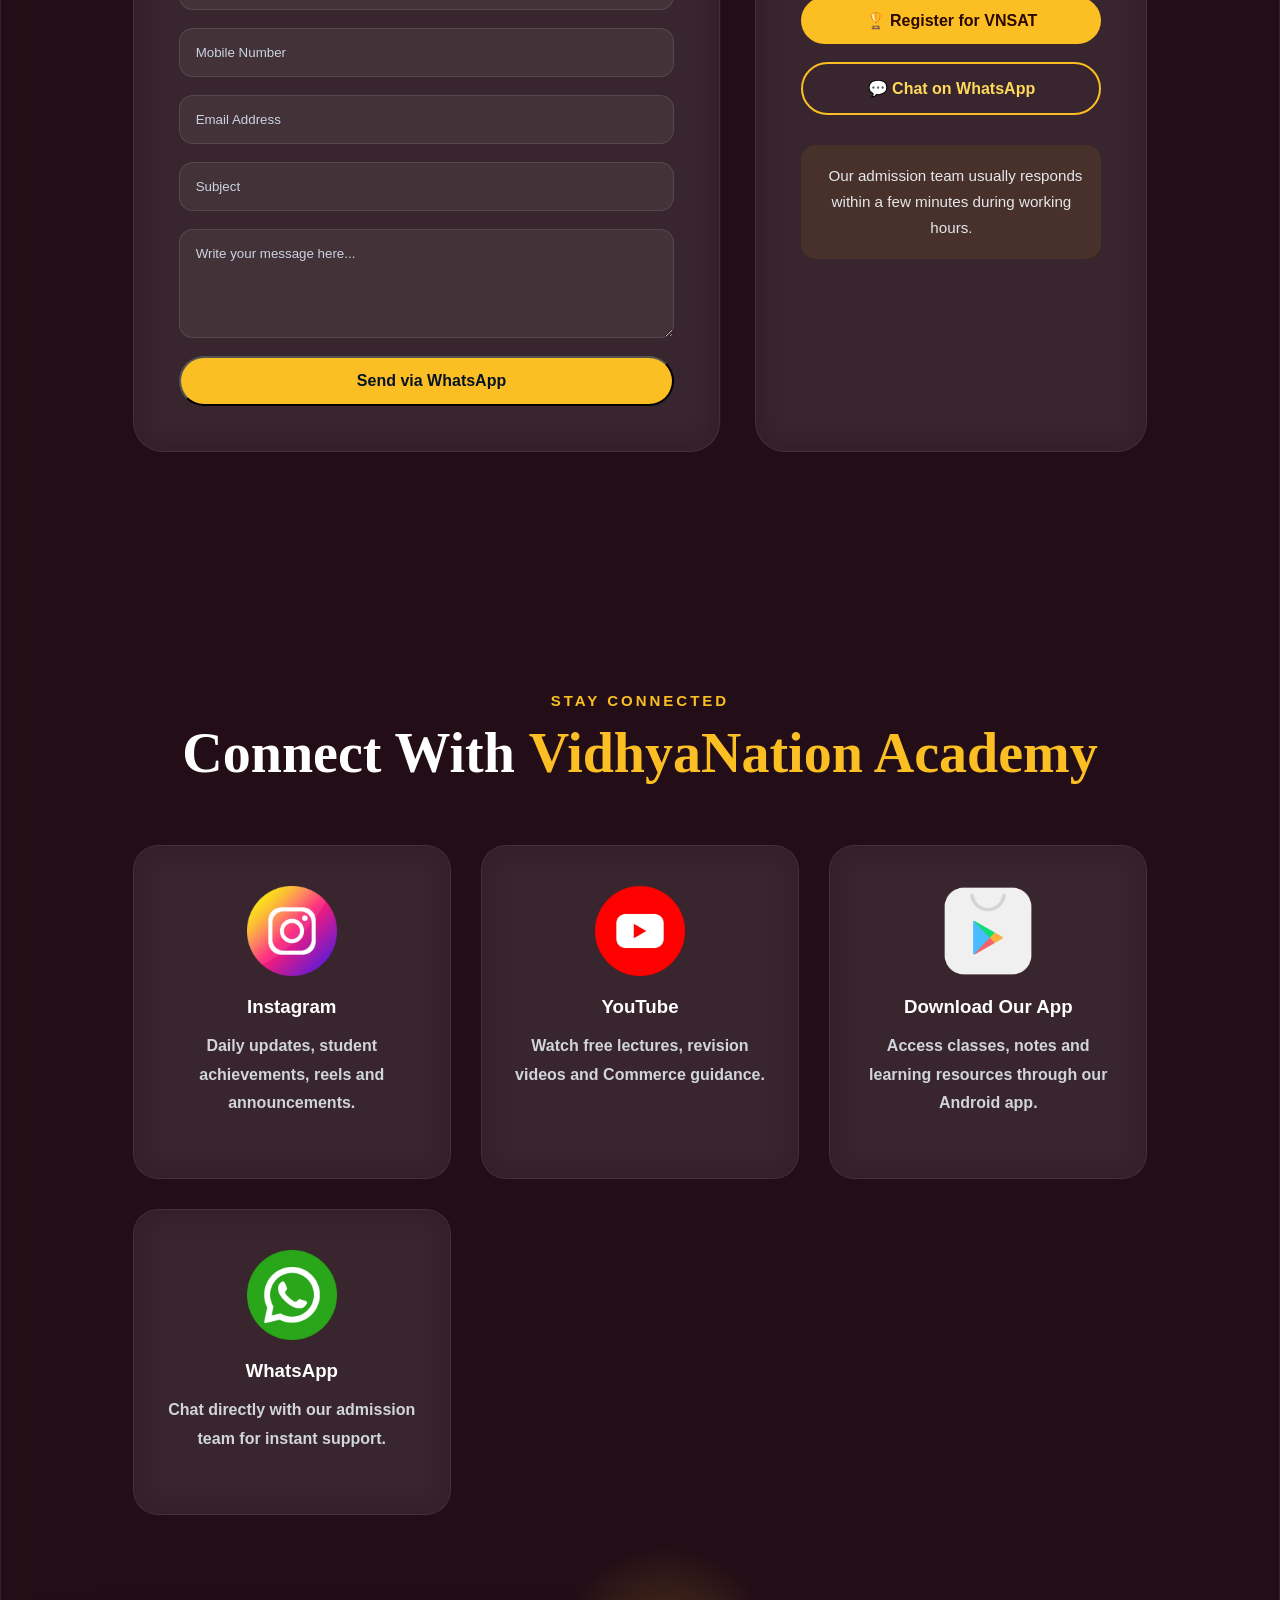
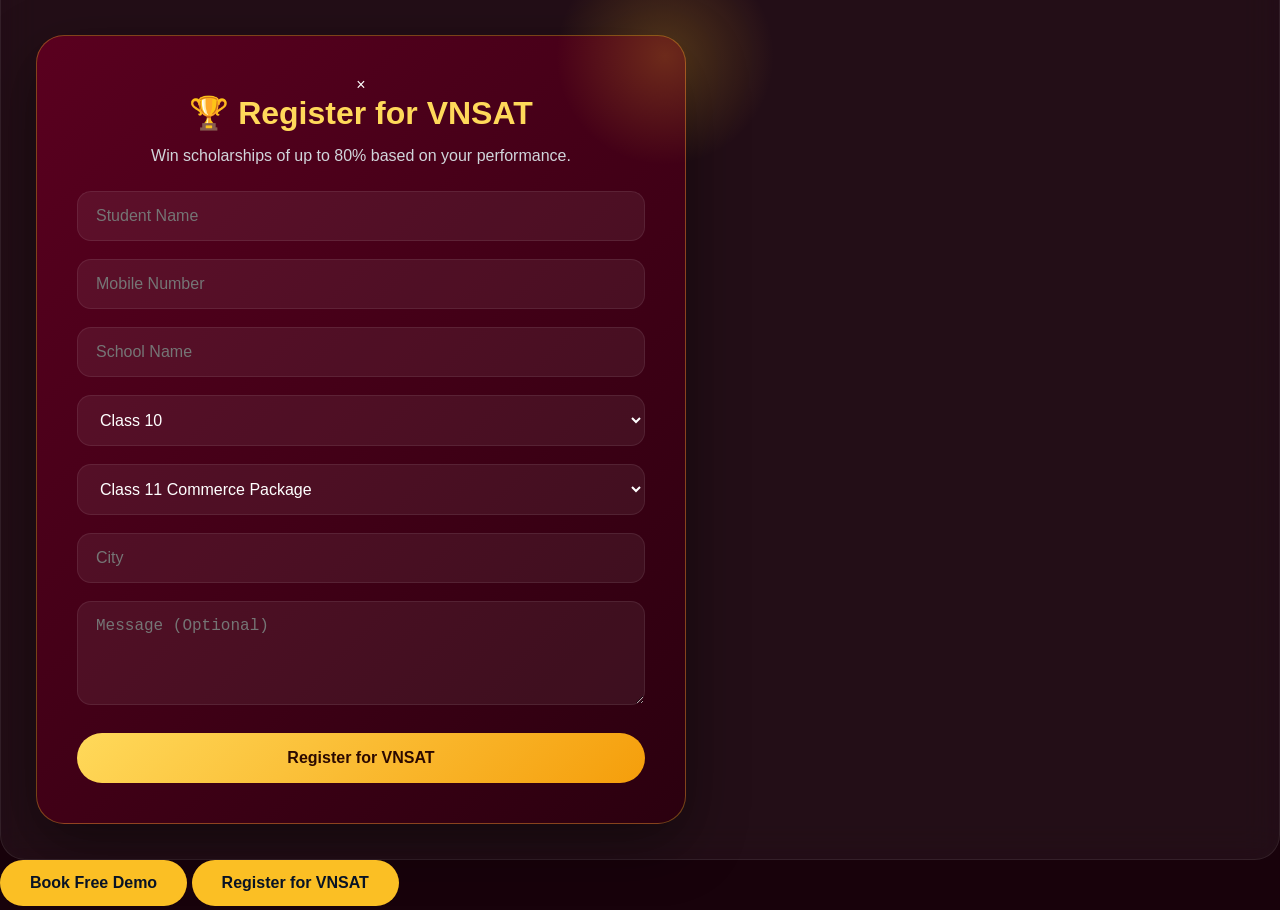
<file: contact.html>
<div id="demoModal" class="demo-modal">
    <head>
    <!-- Meta tags -->
    <meta charset="UTF-8">
    <meta name="viewport" content="width=device-width, initial-scale=1.0">
    <!-- CSS files -->
    <link rel="stylesheet" href="style.css">
    <link rel="stylesheet" href="contact-footer.css">
    <meta property="og:title"
content="Contact Us | VidhyaNation Commerce Academy">
<meta property="og:description"
content="Contact VidhyaNation Commerce Academy for admissions, enquiries and demo classes.">
<meta property="og:url"
content="https://vidhyanationacademy.com/contact.html">
<meta property="og:image"
content="https://vidhyanationacademy.com/assets/images/logo.webp">
    <meta charset="UTF-8">
    <meta name="viewport" content="width=device-width, initial-scale=1.0">
    <title>VidhyaNation Commerce Academy</title>
    <meta name="description"
content="Get in touch with VidhyaNation Commerce Academy for admissions, demo classes and course enquiries.">
    <link rel="icon" type="image/png" href="assets/images/favicon.webp">
    <link rel="canonical" href="https://vidhyanationacademy.com/contact.html">
    <!-- Other CSS files -->
</head>
    <!-- ================= NAVBAR ================= -->
<header>
    <nav class="navbar">
        <a href="index.html" class="logo-area">
            <img src="assets/images/logo.webp" alt="VidhyaNation Logo">
            <div>
                <h2>VidhyaNation</h2>
                <span>Commerce Academy</span>
            </div>
        </a>
        <ul class="nav-links">
            <li><a href="index.html">Home</a></li>
            <li><a href="courses.html">Courses</a></li>
            <li><a href="faculty.html">Faculty</a></li>
            <li><a href="results.html">Results</a></li>
            <li><a href="gallery.html">Gallery</a></li>
            <li><a class="active" href="contact.html">Contact</a></li>
        </ul>
        <!-- Mobile Menu -->
        <div class="menu-toggle">
            <i class="fas fa-bars"></i>
        </div>
    </nav>
</header>
</head>
<body>
<div class="mobile-overlay"></div>
<!-- =====================================================
                FREE DEMO MODAL
===================================================== -->
<div id="demoModal" class="demo-modal">
    <div class="demo-modal-content">
        <span class="close-demo">&times;</span>
        <h2>🎓 Book Your Free Demo Class</h2>
        <p>
            Fill in your details and our team will contact you shortly.
        </p>
        <form
    id="demoForm"
    target="hidden_iframe"
    method="POST"
    action="https://docs.google.com/forms/d/e/1FAIpQLSci-dDz8dLqPxH8IEhwF71nme-Iie08_Y2kfCQ4XjzbA3MBSA/formResponse">
            <!-- Student Name -->
            <input
    type="text"
    id="studentName"
    name="entry.160795722"
            >
            <!-- Mobile Number -->
           <input
    type="tel"
    id="studentPhone"
    name="entry.1277756460"
            >
            <!-- Class -->
           <select
    id="studentClass"
    name="entry.2103548784">
                <option value="">Select Class</option>
                <option value="Class 11 Commerce">
                    Class 11 Commerce
                </option>
                <option value="Class 12 Commerce">
                    Class 12 Commerce
                </option>
            </select>
            <!-- Subject -->
           <select
    id="studentSubject"
    name="entry.1494188143">
                <option value="">Select Subject</option>
                <option value="Accountancy">
                    Accountancy
                </option>
                <option value="Business Studies">
                    Business Studies
                </option>
                <option value="Economics">
                    Economics
                </option>
                <option value="Applied Mathematics">
                    Applied Mathematics
                </option>
                <option value="Entrepreneurship">
                    Entrepreneurship
                </option>
            </select>
            <!-- Message -->
            <textarea
                id="studentMessage"
                rows="4"
                placeholder="Additional Message (Optional)"
            ></textarea>
            <button
                type="submit"
                class="submit-demo-btn"
            >
                🚀 Book Free Demo
            </button>
        </form>
    </div>
</div>
<!-- =====================================================
                    CALL US
===================================================== -->
<div class="contact-info-card">
    <div class="contact-info-icon">
        <i class="fa-solid fa-phone"></i>
    </div>
    <h3>
        Call Us
    </h3>
    <p>
        Speak directly with our admission team.
    </p>
    <a href="tel:+919171505292">
        +91 91715 05292
    </a>
</div>
<!-- =====================================================
                    EMAIL
===================================================== -->
<div class="contact-info-card">
    <div class="contact-info-icon">
        <i class="fa-solid fa-envelope"></i>
    </div>
    <h3>
        Email Us
    </h3>
    <p>
        Send your admission and course enquiries.
    </p>
    <a href="mailto:vidhyanationacademyvna@gmail.com">
        vidhyanationacademyvna@gmail.com
    </a>
</div>
<!-- =====================================================
                    TIMINGS
===================================================== -->
<div class="contact-info-card">
    <div class="contact-info-icon">
        <i class="fa-solid fa-clock"></i>
    </div>
    <h3>
        Working Hours
    </h3>
    <p>
        Monday – Saturday
    </p>
    <a href="#">
        9:00 AM – 8:00 PM
    </a>
</div>
    </div>
</section>
<!-- =====================================================
                    LOCATION
===================================================== -->
<div class="contact-info-card">
    <div class="contact-info-icon">
        <i class="fa-solid fa-location-dot"></i>
    </div>
    <h3>
        Visit Us
    </h3>
    <p>
        Shanti Kunj,<br>
        Krishi Vihar Colony Rd,<br>
        Tilak Nagar,<br>
        Indore, Madhya Pradesh 452018
    </p>
<!-- =====================================================
                    GOOGLE MAP
===================================================== -->
<section class="map-section">
    <div class="section-title">
        <span>
            OUR LOCATION
        </span>
        <h2>
            Visit
            <span>VidhyaNation Academy</span>
        </h2>
    </div>
    <div class="map-container">
        <iframe
            src="https://www.google.com/maps?q=VidhyaNation+Academy+Shanti+Kunj+Krishi+Vihar+Colony+Road+Tilak+Nagar+Indore+452018&output=embed"
            width="100%"
            height="450"
            style="border:0; border-radius:25px;"
            allowfullscreen=""
            loading="lazy"
            referrerpolicy="no-referrer-when-downgrade">
        </iframe>
    </div>
</section>
<!-- =====================================================
                CONTACT FORM & QUICK ACTIONS
===================================================== -->
<section class="contact-form-section">
    <div class="contact-form-wrapper">
        <!-- ==========================================
                    LEFT : ENQUIRY FORM
        =========================================== -->
        <div class="contact-form-card">
            <span class="hero-tag">
                SEND A MESSAGE
            </span>
            <h2>
                We'd Love To Hear
                <span>From You</span>
            </h2>
            <p>
                Fill in your details below and we'll connect
                with you as soon as possible.
            </p>
            <form id="contactForm">
                <input
                    type="text"
                    id="contactName"
                    placeholder="Full Name"
                    required>
                <input
                    type="tel"
                    id="contactPhone"
                    placeholder="Mobile Number"
                    required>
                <input
                    type="email"
                    id="contactEmail"
                    placeholder="Email Address">
                <input
                    type="text"
                    id="contactSubject"
                    placeholder="Subject">
                <textarea
                    id="contactMessage"
                    rows="5"
                    placeholder="Write your message here..."></textarea>
                <button
                    type="submit"
                    class="primary-btn">
                    <i class="fab fa-whatsapp"></i>
                    Send via WhatsApp
                </button>
            </form>
        </div>
        <!-- ==========================================
                    RIGHT : QUICK ACTIONS
        =========================================== -->
        <div class="quick-action-card">
            <span class="hero-tag">
                QUICK ACTIONS
            </span>
            <h2>
                Start Your
                <span>Journey Today</span>
            </h2>
            <p>
                Choose the option that best suits you.
            </p>
            <div class="quick-buttons">
                <a href="#"
                   class="primary-btn open-demo">
                    🎓 Book Free Demo
                </a>
                <a href="#"
                   class="primary-btn open-vnsat">
                    🏆 Register for VNSAT
                </a>
                <a href="https://wa.me/919171505292"
                   target="_blank"
                   class="secondary-btn">
                    💬 Chat on WhatsApp
                </a>
            </div>
            <div class="contact-note">
                <i class="fa-solid fa-circle-info"></i>
                Our admission team usually responds
                within a few minutes during working hours.
            </div>
        </div>
    </div>
</section>
<!-- =====================================================
                STAY CONNECTED
===================================================== -->
<section class="social-connect-section">
    <div class="section-title">
        <span>
            STAY CONNECTED
        </span>
        <h2>
            Connect With
            <span>VidhyaNation Academy</span>
        </h2>
    </div>
    <div class="social-grid">
        <!-- Instagram -->
        <a href="https://www.instagram.com/vidhyanationacademy?utm_source=ig_web_button_share_sheet&igsh=ZDNlZDc0MzIxNw=="
           target="_blank"
           class="social-connect-card">
            <img src="assets/images/instagram-logo.webp"
                 alt="Instagram"
                 class="social-logo">
            <h3>Instagram</h3>
            <p>
                Daily updates, student achievements,
                reels and announcements.
            </p>
        </a>
        <!-- YouTube -->
        <a href="http://www.youtube.com/@vidhyanationacademy-youtube"
           target="_blank"
           class="social-connect-card">
            <img src="assets/images/youtube-logo.webp"
                 alt="YouTube"
                 class="social-logo">
            <h3>YouTube</h3>
            <p>
                Watch free lectures, revision videos
                and Commerce guidance.
            </p>
        </a>
        <!-- Play Store -->
        <a href="https://play.google.com/store/apps/details?id=co.diy4.wjlge&pcampaignid=web_share"
           target="_blank"
           class="social-connect-card">
            <img src="assets/images/playstore-logo.webp"
                 alt="Play Store"
                 class="social-logo">
            <h3>Download Our App</h3>
            <p>
                Access classes, notes and learning
                resources through our Android app.
            </p>
        </a>
        <!-- WhatsApp -->
        <a href="https://wa.me/919171505292"
           target="_blank"
           class="social-connect-card">
            <img src="assets/images/whatsapp-logo.webp"
                 alt="WhatsApp"
                 class="social-logo">
            <h3>WhatsApp</h3>
            <p>
                Chat directly with our admission
                team for instant support.
            </p>
        </a>
    </div>
</section>
<div id="demoModal" class="demo-modal">
    <div class="demo-modal-content">
        <span class="close-demo">&times;</span>
        <h2>🎓 Book Your Free Demo Class</h2>
        <p>
            Fill in your details and we'll connect with you shortly.
        </p>
        <form id="demoForm">
            <input
                type="text"
                id="studentName"
                placeholder="Student Name"
                required
            >
            <input
                type="tel"
                id="studentPhone"
                placeholder="Mobile Number"
                required
            >
            <select id="studentClass">
                <option>Class 11 Commerce</option>
                <option>Class 12 Commerce</option>
                <option>B.Com</option>
                <option>CA Foundation</option>
            </select>
            <select id="studentSubject">
                <option>Accountancy</option>
                <option>Business Studies</option>
                <option>Applied Mathematics</option>
                <option>Economics</option>
                <option>Entrepreneurship</option>
            </select>
            <textarea
                id="studentMessage"
                rows="4"
                placeholder="Message (Optional)"
            ></textarea>
            <button
                type="submit"
                class="submit-demo-btn"
            >
                Submit via WhatsApp
            </button>
        </form>
    </div>
</div
<div id="vnsatModal" class="demo-modal">
    <div class="demo-modal-content">
        <span class="close-vnsat">&times;</span>
        <h2>🏆 Register for VNSAT</h2>
        <p>
            Win scholarships of up to 80% based on your performance.
        </p>
        <form id="vnsatForm">
            <input
                type="text"
                id="vnsatName"
                placeholder="Student Name"
                required>
            <input
                type="tel"
                id="vnsatPhone"
                placeholder="Mobile Number"
                required>
            <input
                type="text"
                id="vnsatSchool"
                placeholder="School Name">
            <select id="vnsatClass">
                <option>Class 10</option>
                <option>Class 11</option>
                <option>Class 12</option>
            </select>
            <select id="vnsatCourse">
                <option>Class 11 Commerce Package</option>
                <option>Class 12 Commerce Package</option>
                <option>Accountancy Specialization</option>
                <option>Business Excellence Batch</option>
                <option>Score Booster Course</option>
            </select>
            <input
                type="text"
                id="vnsatCity"
                placeholder="City">
            <textarea
                id="vnsatMessage"
                rows="4"
                placeholder="Message (Optional)"></textarea>
            <button
                type="submit"
                class="submit-demo-btn">
                Register for VNSAT
            </button>
        </form>
    </div>
</div>
<div id="vnsatModal" class="demo-modal">
    <div class="demo-modal-content">
        <span class="close-vnsat">&times;</span>
        <h2>🏆 Register for VNSAT</h2>
        <p>
            Win scholarships of up to 80% based on your performance.
        </p>
        <form id="vnsatForm">
            <input
                type="text"
                id="vnsatName"
                placeholder="Student Name"
                required>
            <input
                type="tel"
                id="vnsatPhone"
                placeholder="Mobile Number"
                required>
            <input
                type="text"
                id="vnsatSchool"
                placeholder="School Name">
            <select id="vnsatClass">
                <option>Class 10</option>
                <option>Class 11</option>
                <option>Class 12</option>
            </select>
            <select id="vnsatCourse">
                <option>Class 11 Commerce Package</option>
                <option>Class 12 Commerce Package</option>
                <option>Accountancy Specialization</option>
                <option>Business Excellence Batch</option>
                <option>Score Booster Course</option>
            </select>
            <input
                type="text"
                id="vnsatCity"
                placeholder="City">
            <textarea
                id="vnsatMessage"
                rows="4"
                placeholder="Message (Optional)"></textarea>
            <button
                type="submit"
                class="submit-demo-btn">
                Register for VNSAT
            </button>
        </form>
    </div>
</div>
<a href="#" class="primary-btn open-demo">
    Book Free Demo
</a>
<a href="#" class="primary-btn open-vnsat">
    Register for VNSAT
</a>
<script src="script.js"></script>
</body>
</html>
</file>
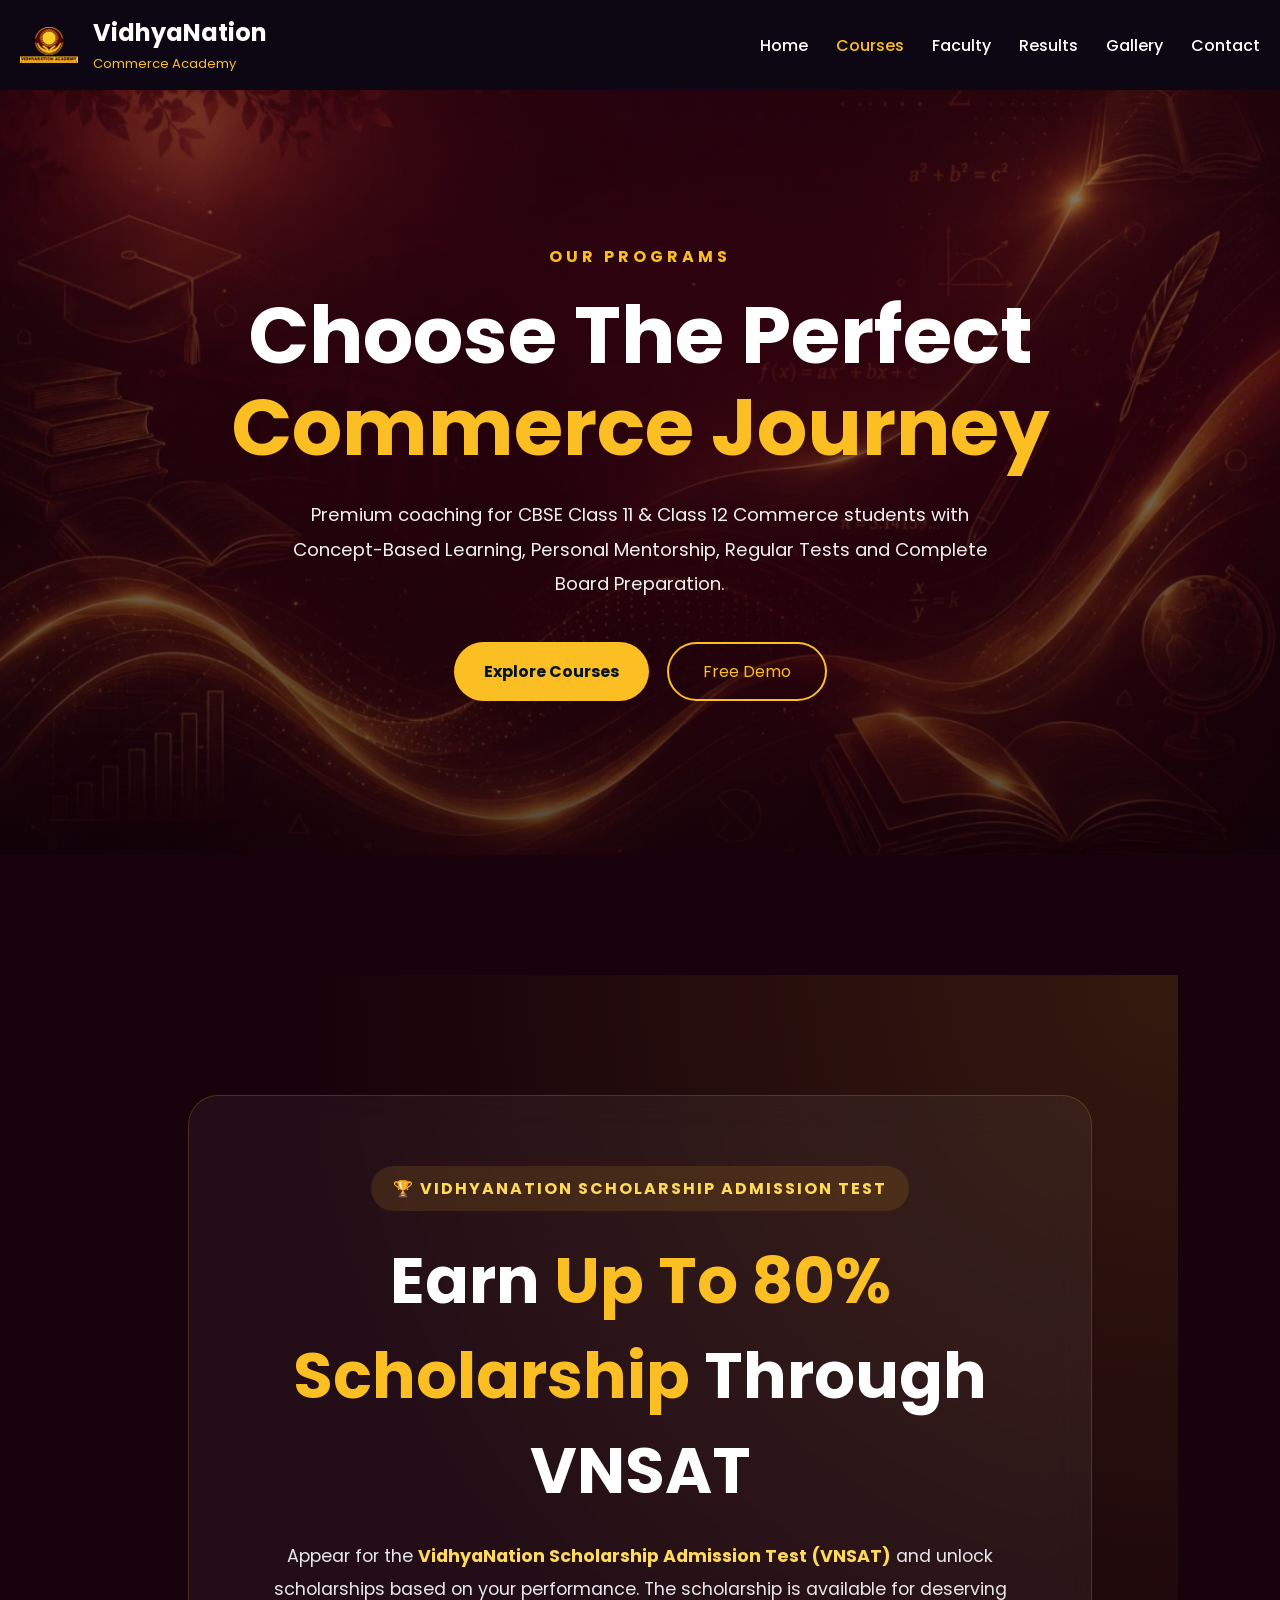
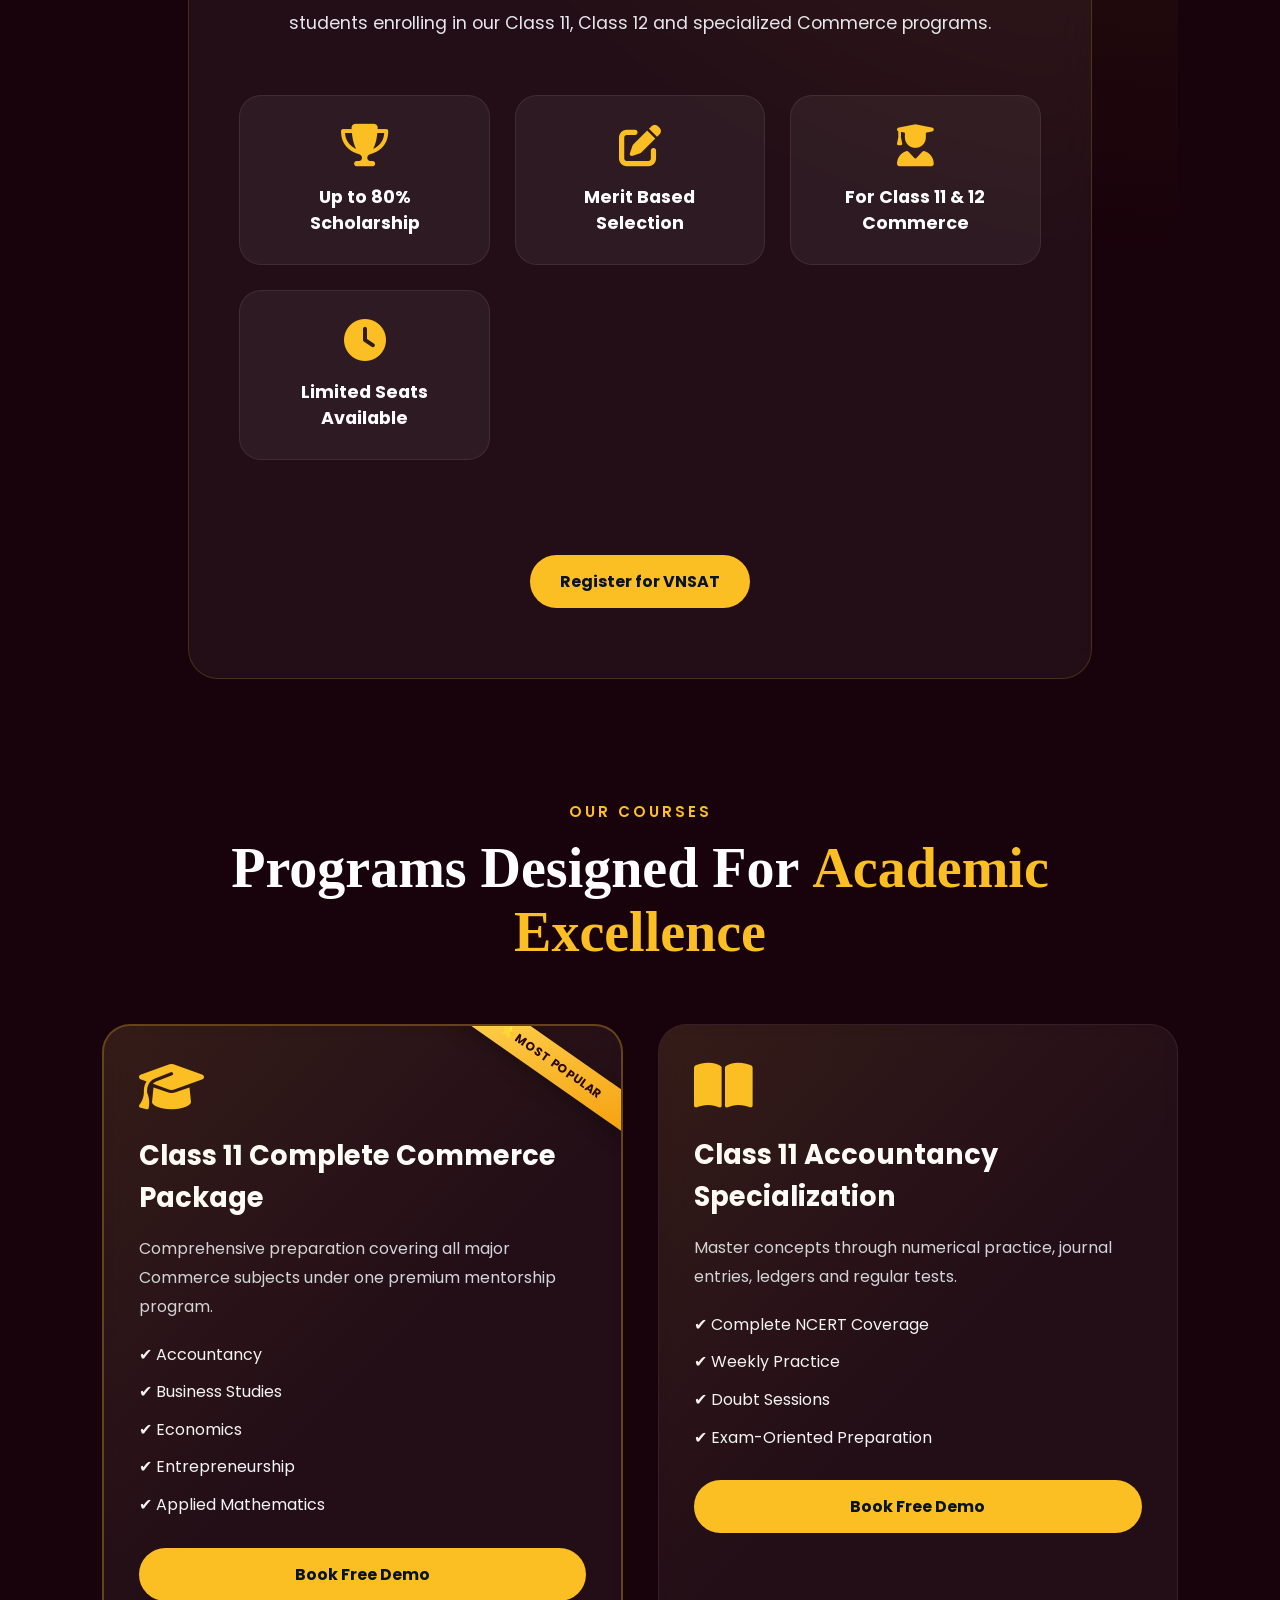
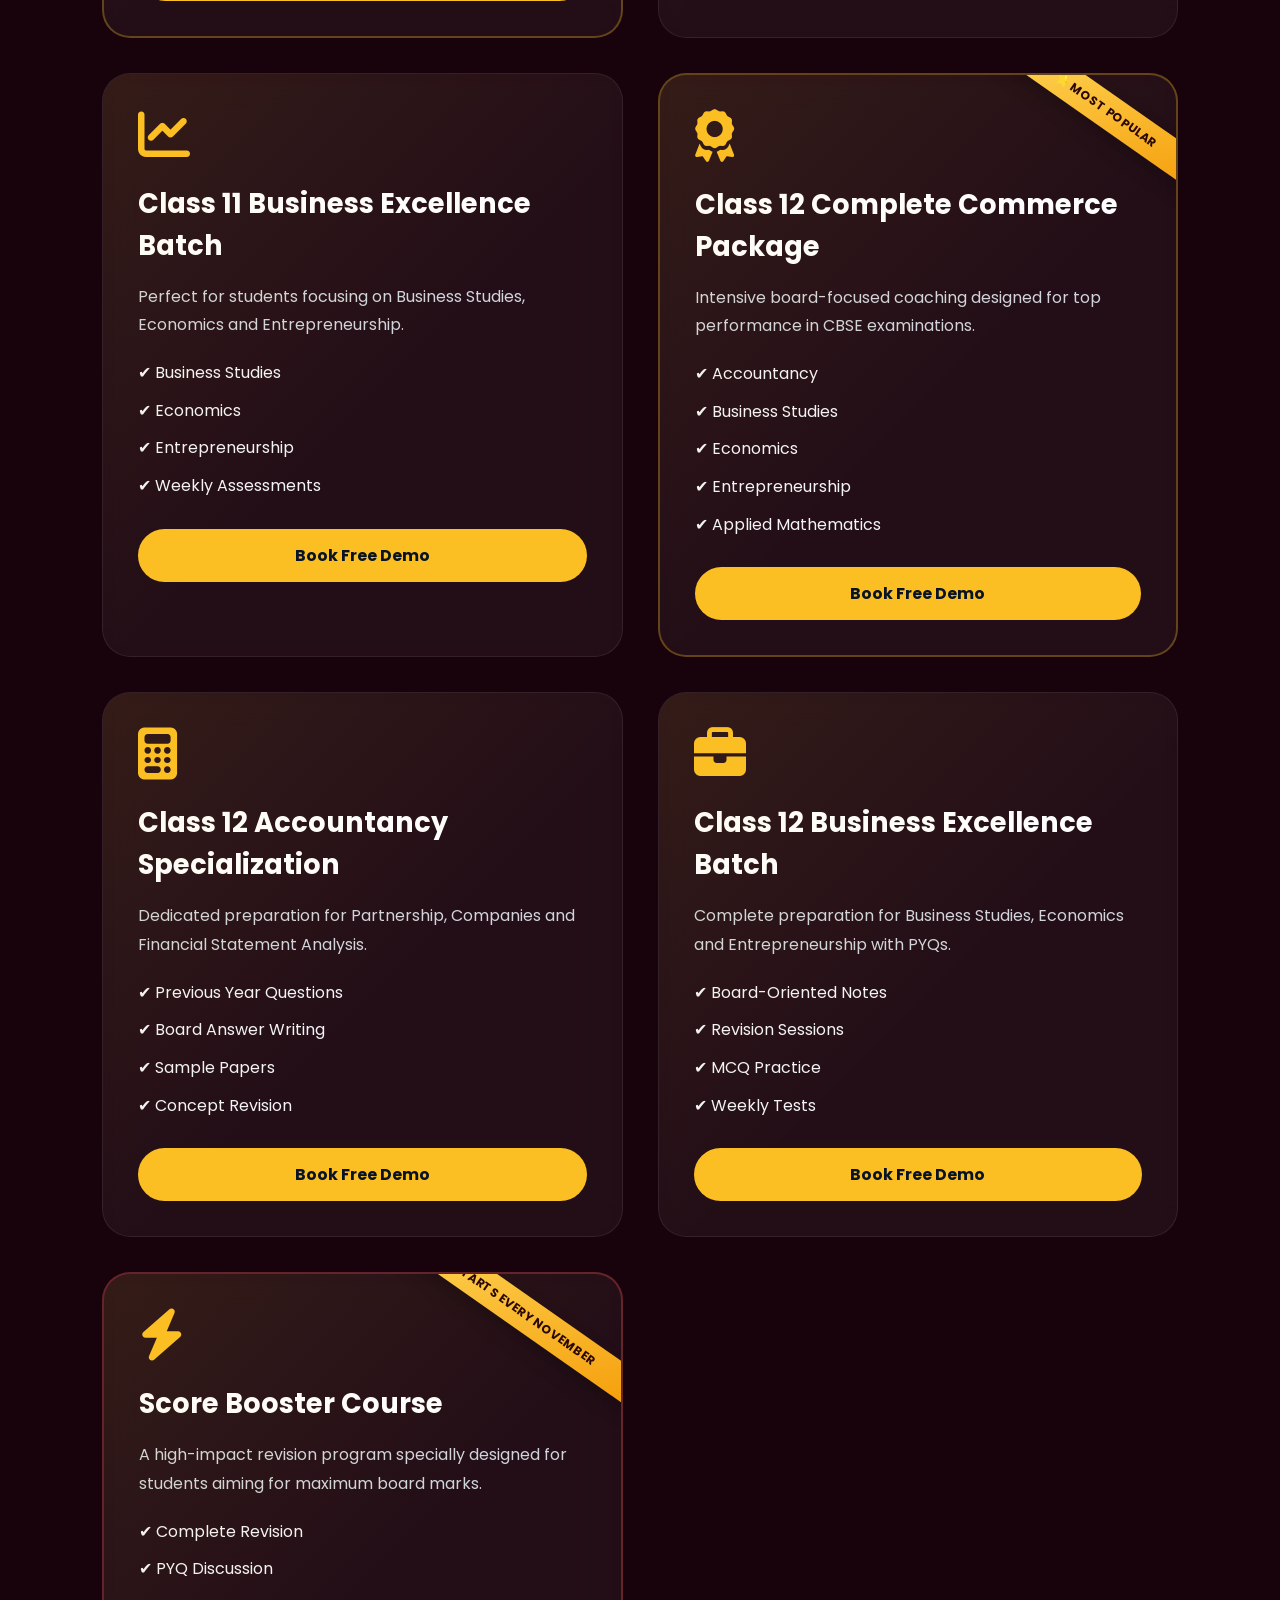
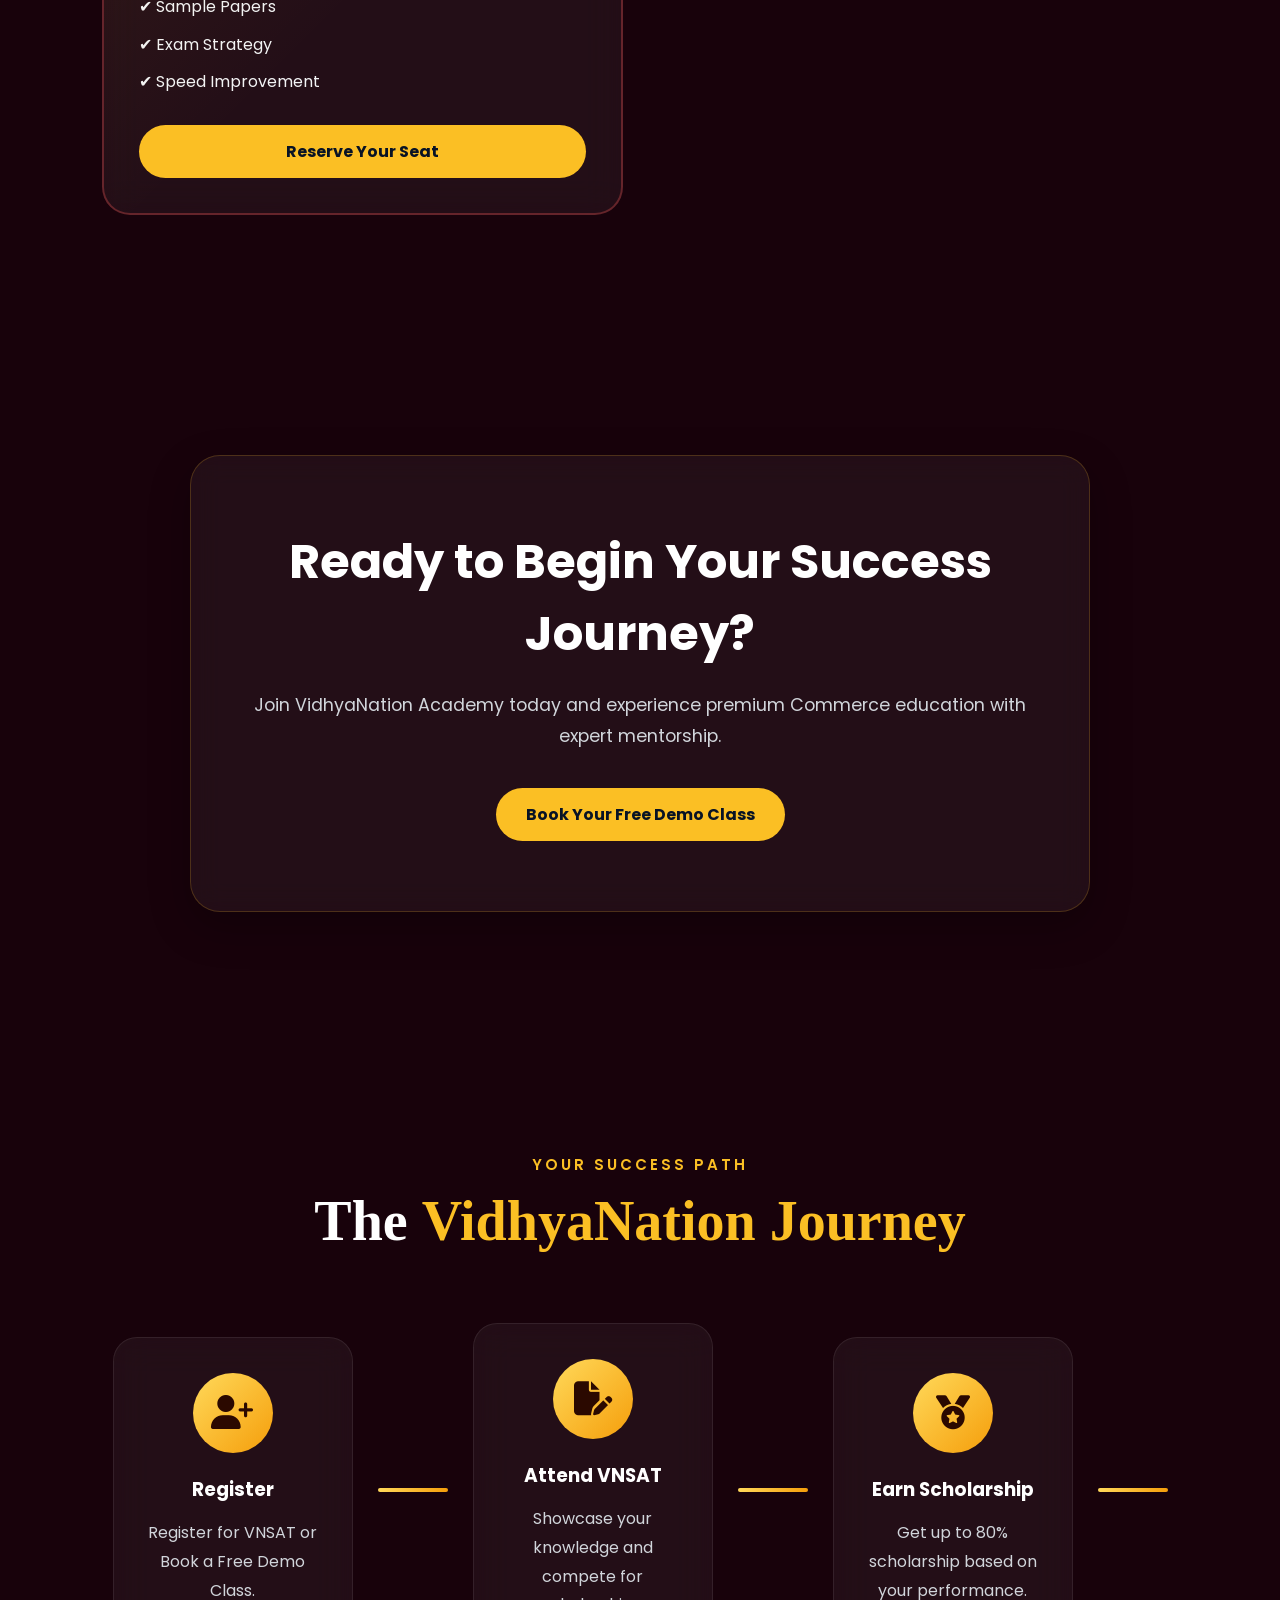
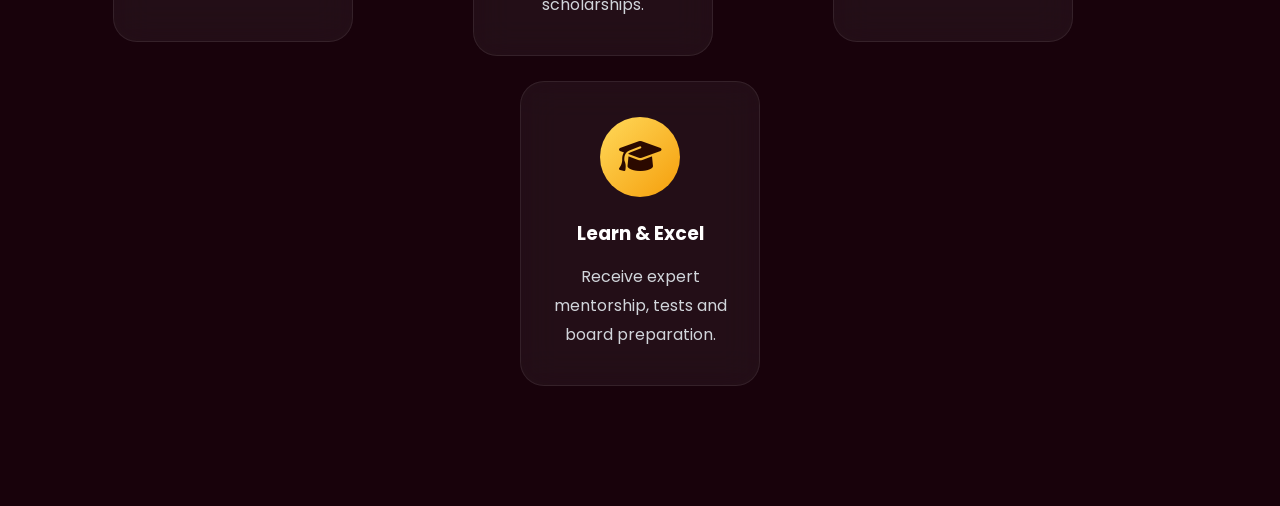
<file: courses.html>
<!DOCTYPE html>
<html lang="en">
<head>
    <meta name="description"
        content="Explore premium Commerce coaching programs offered by VidhyaNation Academy for Class 11, Class 12 and Score Booster preparation.">
    <meta charset="UTF-8">
    <meta name="viewport" content="width=device-width, initial-scale=1.0">
    <title>VidhyaNation Commerce Academy</title>
    <link rel="icon" type="image/png" href="assets/images/favicon.webp">
    <link rel="canonical" href="https://vidhyanationacademy.com/courses.html">
    <meta property="og:title"
content="Courses | VidhyaNation Commerce Academy">
<meta property="og:description"
content="Explore our comprehensive commerce coaching programs for CBSE Class 11 & 12 students.">
<meta property="og:url"
content="https://vidhyanationacademy.com/courses.html">
<meta property="og:image"
content="https://vidhyanationacademy.com/assets/images/logo.webp">
    <!-- Other CSS files -->
</head>
    <!-- Google Fonts -->
    <link rel="preconnect" href="https://fonts.googleapis.com">
    <link rel="preconnect" href="https://fonts.gstatic.com" crossorigin>
    <link href="https://fonts.googleapis.com/css2?family=Poppins:wght@300;400;500;600;700;800&display=swap"
        rel="stylesheet">
    <!-- Font Awesome -->
    <link rel="stylesheet"
        href="https://cdnjs.cloudflare.com/ajax/libs/font-awesome/6.6.0/css/all.min.css">
    <!-- Main CSS -->
    <link rel="stylesheet" href="style.css">
    <!-- Contact & Footer CSS -->
    <link rel="stylesheet" href="contact-footer.css">
</head>
<body>
<div class="mobile-overlay"></div>
    <!-- =====================================================
                        NAVBAR
    ===================================================== -->
    <header class="navbar">
        <a href="index.html" class="logo-area">
    <img src="assets/images/logo.webp" alt="VidhyaNation Academy">
    <div>
        <h2>VidhyaNation</h2>
        <span>Commerce Academy</span>
    </div>
</a>
        <nav>
            <ul class="nav-links">
                <li>
                    <a href="index.html">
                        Home
                    </a>
                </li>
                <li>
                    <a href="courses.html"
                        class="active">
                        Courses
                    </a>
                </li>
                <li>
                    <a href="faculty.html">
                        Faculty
                    </a>
                </li>
                <li>
                    <a href="results.html">
                        Results
                    </a>
                </li>
                <li>
                    <a href="gallery.html">
                        Gallery
                    </a>
                </li>
                <li>
                    <a href="contact.html">
                        Contact
                    </a>
                </li>
            </ul>
        </nav>
        <!-- Mobile Menu Button -->
        <div class="menu-toggle">
            <i class="fas fa-bars"></i>
        </div>
    </header>
    <!-- =====================================================
                    COURSES HERO
    ===================================================== -->
    <section class="courses-hero">
        <div class="courses-hero-content">
            <span class="hero-tag">
                OUR PROGRAMS
            </span>
            <h1>
                Choose The Perfect
                <span>Commerce Journey</span>
            </h1>
            <p>
                Premium coaching for CBSE Class 11 & Class 12 Commerce students
                with Concept-Based Learning, Personal Mentorship,
                Regular Tests and Complete Board Preparation.
            </p>
            <div class="hero-buttons">
                <a href="#courses-grid"
                    class="primary-btn">
                    Explore Courses
                </a>
                <a href="#"
                    class="secondary-btn open-demo">
                    Free Demo
                </a>
            </div>
        </div>
    </section>
    <!-- =====================================================
                    COURSES START
    ===================================================== -->
    <section
        id="courses-grid"
        class="courses-section">
           <!-- =====================================================
                VNSAT SCHOLARSHIP SECTION
===================================================== -->
<section class="vnsat-section">
    <div class="vnsat-container">
        <span class="vnsat-tag">
            🏆 VIDHYANATION SCHOLARSHIP ADMISSION TEST
        </span>
        <h2>
            Earn
            <span>Up To 80% Scholarship</span>
            Through VNSAT
        </h2>
        <p>
            Appear for the <strong>VidhyaNation Scholarship Admission Test (VNSAT)</strong>
            and unlock scholarships based on your performance.
            The scholarship is available for deserving students enrolling
            in our Class 11, Class 12 and specialized Commerce programs.
        </p>
        <div class="vnsat-features">
            <div class="vnsat-item">
                <i class="fa-solid fa-trophy"></i>
                <h4>
                    Up to 80% Scholarship
                </h4>
            </div>
            <div class="vnsat-item">
                <i class="fa-solid fa-pen-to-square"></i>
                <h4>
                    Merit Based Selection
                </h4>
            </div>
            <div class="vnsat-item">
                <i class="fa-solid fa-user-graduate"></i>
                <h4>
                    For Class 11 & 12 Commerce
                </h4>
            </div>
            <div class="vnsat-item">
                <i class="fa-solid fa-clock"></i>
                <h4>
                    Limited Seats Available
                </h4>
            </div>
        </div>
        <div style="margin-top:50px;">
          <a href="#" class="primary-btn open-vnsat">
    Register for VNSAT
</a>
        </div>
    </div>
</section>
        <div class="section-title">
            <span>
                OUR COURSES
            </span>
            <h2>
                Programs Designed For
                <span>
                    Academic Excellence
                </span>
            </h2>
        </div>
        <div class="courses-grid">
<!-- =====================================================
            CLASS 11 COMPLETE PACKAGE
===================================================== -->
<div class="course-card featured">
    <div class="course-badge">
        ⭐ MOST POPULAR
    </div>
    <i class="fa-solid fa-graduation-cap course-icon"></i>
    <h3>Class 11 Complete Commerce Package</h3>
    <p>
        Comprehensive preparation covering all major Commerce subjects
        under one premium mentorship program.
    </p>
    <ul>
        <li>✔ Accountancy</li>
        <li>✔ Business Studies</li>
        <li>✔ Economics</li>
        <li>✔ Entrepreneurship</li>
        <li>✔ Applied Mathematics</li>
    </ul>
    <a href="#"
        class="primary-btn open-demo">
        Book Free Demo
    </a>
</div>
<!-- =====================================================
            CLASS 11 ACCOUNTANCY
===================================================== -->
<div class="course-card">
    <i class="fa-solid fa-book-open course-icon"></i>
    <h3>Class 11 Accountancy Specialization</h3>
    <p>
        Master concepts through numerical practice,
        journal entries, ledgers and regular tests.
    </p>
    <ul>
        <li>✔ Complete NCERT Coverage</li>
        <li>✔ Weekly Practice</li>
        <li>✔ Doubt Sessions</li>
        <li>✔ Exam-Oriented Preparation</li>
    </ul>
    <a href="#"
        class="primary-btn open-demo">
        Book Free Demo
    </a>
</div>
<!-- =====================================================
            CLASS 11 BUSINESS BATCH
===================================================== -->
<div class="course-card">
    <i class="fa-solid fa-chart-line course-icon"></i>
    <h3>Class 11 Business Excellence Batch</h3>
    <p>
        Perfect for students focusing on
        Business Studies, Economics and Entrepreneurship.
    </p>
    <ul>
        <li>✔ Business Studies</li>
        <li>✔ Economics</li>
        <li>✔ Entrepreneurship</li>
        <li>✔ Weekly Assessments</li>
    </ul>
    <a href="#"
        class="primary-btn open-demo">
        Book Free Demo
    </a>
</div>
<!-- =====================================================
            CLASS 12 COMPLETE PACKAGE
===================================================== -->
<div class="course-card featured">
    <div class="course-badge">
        ⭐ MOST POPULAR
    </div>
    <i class="fa-solid fa-award course-icon"></i>
    <h3>Class 12 Complete Commerce Package</h3>
    <p>
        Intensive board-focused coaching designed
        for top performance in CBSE examinations.
    </p>
    <ul>
        <li>✔ Accountancy</li>
        <li>✔ Business Studies</li>
        <li>✔ Economics</li>
        <li>✔ Entrepreneurship</li>
        <li>✔ Applied Mathematics</li>
    </ul>
    <a href="#"
        class="primary-btn open-demo">
        Book Free Demo
    </a>
</div>
<!-- =====================================================
            CLASS 12 ACCOUNTANCY
===================================================== -->
<div class="course-card">
    <i class="fa-solid fa-calculator course-icon"></i>
    <h3>Class 12 Accountancy Specialization</h3>
    <p>
        Dedicated preparation for Partnership,
        Companies and Financial Statement Analysis.
    </p>
    <ul>
        <li>✔ Previous Year Questions</li>
        <li>✔ Board Answer Writing</li>
        <li>✔ Sample Papers</li>
        <li>✔ Concept Revision</li>
    </ul>
    <a href="#"
        class="primary-btn open-demo">
        Book Free Demo
    </a>
</div>
<!-- =====================================================
            CLASS 12 BUSINESS BATCH
===================================================== -->
<div class="course-card">
    <i class="fa-solid fa-briefcase course-icon"></i>
    <h3>Class 12 Business Excellence Batch</h3>
    <p>
        Complete preparation for Business Studies,
        Economics and Entrepreneurship with PYQs.
    </p>
    <ul>
        <li>✔ Board-Oriented Notes</li>
        <li>✔ Revision Sessions</li>
        <li>✔ MCQ Practice</li>
        <li>✔ Weekly Tests</li>
    </ul>
    <a href="#"
        class="primary-btn open-demo">
        Book Free Demo
    </a>
</div>
<!-- =====================================================
            SCORE BOOSTER
===================================================== -->
<div class="course-card score-card">
    <div class="course-badge">
        🔥 STARTS EVERY NOVEMBER
    </div>
    <i class="fa-solid fa-bolt course-icon"></i>
    <h3>Score Booster Course</h3>
    <p>
        A high-impact revision program specially
        designed for students aiming for maximum board marks.
    </p>
    <ul>
        <li>✔ Complete Revision</li>
        <li>✔ PYQ Discussion</li>
        <li>✔ Sample Papers</li>
        <li>✔ Exam Strategy</li>
        <li>✔ Speed Improvement</li>
    </ul>
    <a href="#"
        class="primary-btn open-demo">
        Reserve Your Seat
    </a>
</div>
        </div>
    </section>
    <!-- =====================================================
                FINAL CTA
    ===================================================== -->
    <section class="cta-section">
        <div class="cta-box">
            <h2>
                Ready to Begin Your Success Journey?
            </h2>
            <p>
                Join VidhyaNation Academy today and experience
                premium Commerce education with expert mentorship.
            </p>
            <a href="#"
                class="primary-btn open-demo">
                Book Your Free Demo Class
            </a>
        </div>
    </section>
<!-- =====================================================
            STUDENT SUCCESS JOURNEY
===================================================== -->
<section class="journey-section">
    <div class="section-title">
        <span>
            YOUR SUCCESS PATH
        </span>
        <h2>
            The
            <span>
                VidhyaNation Journey
            </span>
        </h2>
    </div>
    <div class="journey-container">
        <!-- STEP 1 -->
        <div class="journey-card">
            <div class="journey-icon">
                <i class="fa-solid fa-user-plus"></i>
            </div>
            <h3>
                Register
            </h3>
            <p>
                Register for VNSAT or Book
                a Free Demo Class.
            </p>
        </div>
        <!-- STEP 2 -->
        <div class="journey-line"></div>
        <!-- STEP 3 -->
        <div class="journey-card">
            <div class="journey-icon">
                <i class="fa-solid fa-file-pen"></i>
            </div>
            <h3>
                Attend VNSAT
            </h3>
            <p>
                Showcase your knowledge
                and compete for scholarships.
            </p>
        </div>
        <!-- STEP 4 -->
        <div class="journey-line"></div>
        <!-- STEP 5 -->
        <div class="journey-card">
            <div class="journey-icon">
                <i class="fa-solid fa-medal"></i>
            </div>
            <h3>
                Earn Scholarship
            </h3>
            <p>
                Get up to 80% scholarship
                based on your performance.
            </p>
        </div>
        <!-- STEP 6 -->
        <div class="journey-line"></div>
        <!-- STEP 7 -->
        <div class="journey-card">
            <div class="journey-icon">
                <i class="fa-solid fa-graduation-cap"></i>
            </div>
            <h3>
                Learn & Excel
            </h3>
            <p>
                Receive expert mentorship,
                tests and board preparation.
            </p>
        </div>
    </div>
</section>
<!-- =====================================================
                FREE DEMO MODAL
===================================================== -->
<div id="demoModal" class="demo-modal">
    <div class="demo-modal-content">
        <span class="close-demo">&times;</span>
        <h2>🎓 Book Your Free Demo Class</h2>
        <p>
            Fill in your details and our team will contact you shortly.
        </p>
        <form id="demoForm">
            <!-- Student Name -->
            <input
                type="text"
                id="studentName"
                placeholder="Student Name"
                required
            >
            <!-- Mobile Number -->
            <input
                type="tel"
                id="studentPhone"
                placeholder="Mobile Number"
                required
            >
            <!-- Class -->
            <select id="studentClass" required>
                <option value="">Select Class</option>
                <option value="Class 11 Commerce">
                    Class 11 Commerce
                </option>
                <option value="Class 12 Commerce">
                    Class 12 Commerce
                </option>
            </select>
            <!-- Subject -->
            <select id="studentSubject" required>
                <option value="">Select Subject</option>
                <option value="Accountancy">
                    Accountancy
                </option>
                <option value="Business Studies">
                    Business Studies
                </option>
                <option value="Economics">
                    Economics
                </option>
                <option value="Applied Mathematics">
                    Applied Mathematics
                </option>
                <option value="Entrepreneurship">
                    Entrepreneurship
                </option>
            </select>
            <!-- Message -->
            <textarea
                id="studentMessage"
                rows="4"
                placeholder="Additional Message (Optional)"
            ></textarea>
            <button
                type="submit"
                class="submit-demo-btn"
            >
                🚀 Book Free Demo
            </button>
        </form>
    </div>
</div>
<!-- =====================================================
                VNSAT REGISTRATION MODAL
===================================================== -->
<div id="vnsatModal" class="demo-modal">
    <div class="demo-modal-content">
        <span class="close-vnsat">&times;</span>
        <h2>🏆 Register for VNSAT</h2>
        <p>
            Win scholarships of up to 80% based on your performance.
        </p>
        <form id="vnsatForm">
            <input
                type="text"
                id="vnsatName"
                placeholder="Student Name"
                required>
            <input
                type="tel"
                id="vnsatPhone"
                placeholder="Mobile Number"
                required>
            <input
                type="text"
                id="vnsatSchool"
                placeholder="School Name">
            <select id="vnsatClass">
                <option>Class 10</option>
                <option>Class 11</option>
                <option>Class 12</option>
            </select>
            <select id="vnsatCourse">
                <option>Class 11 Commerce Package</option>
                <option>Class 12 Commerce Package</option>
                <option>Accountancy Specialization</option>
                <option>Business Excellence Batch</option>
                <option>Score Booster Course</option>
            </select>
            <input
                type="text"
                id="vnsatCity"
                placeholder="City">
            <textarea
                id="vnsatMessage"
                rows="4"
                placeholder="Message (Optional)"></textarea>
            <button
                type="submit"
                class="submit-demo-btn">
                Register for VNSAT
            </button>
        </form>
    </div>
</div>
    <!-- Main JS -->
    <script src="script.js"></script>
    </body>
</html>
</file>
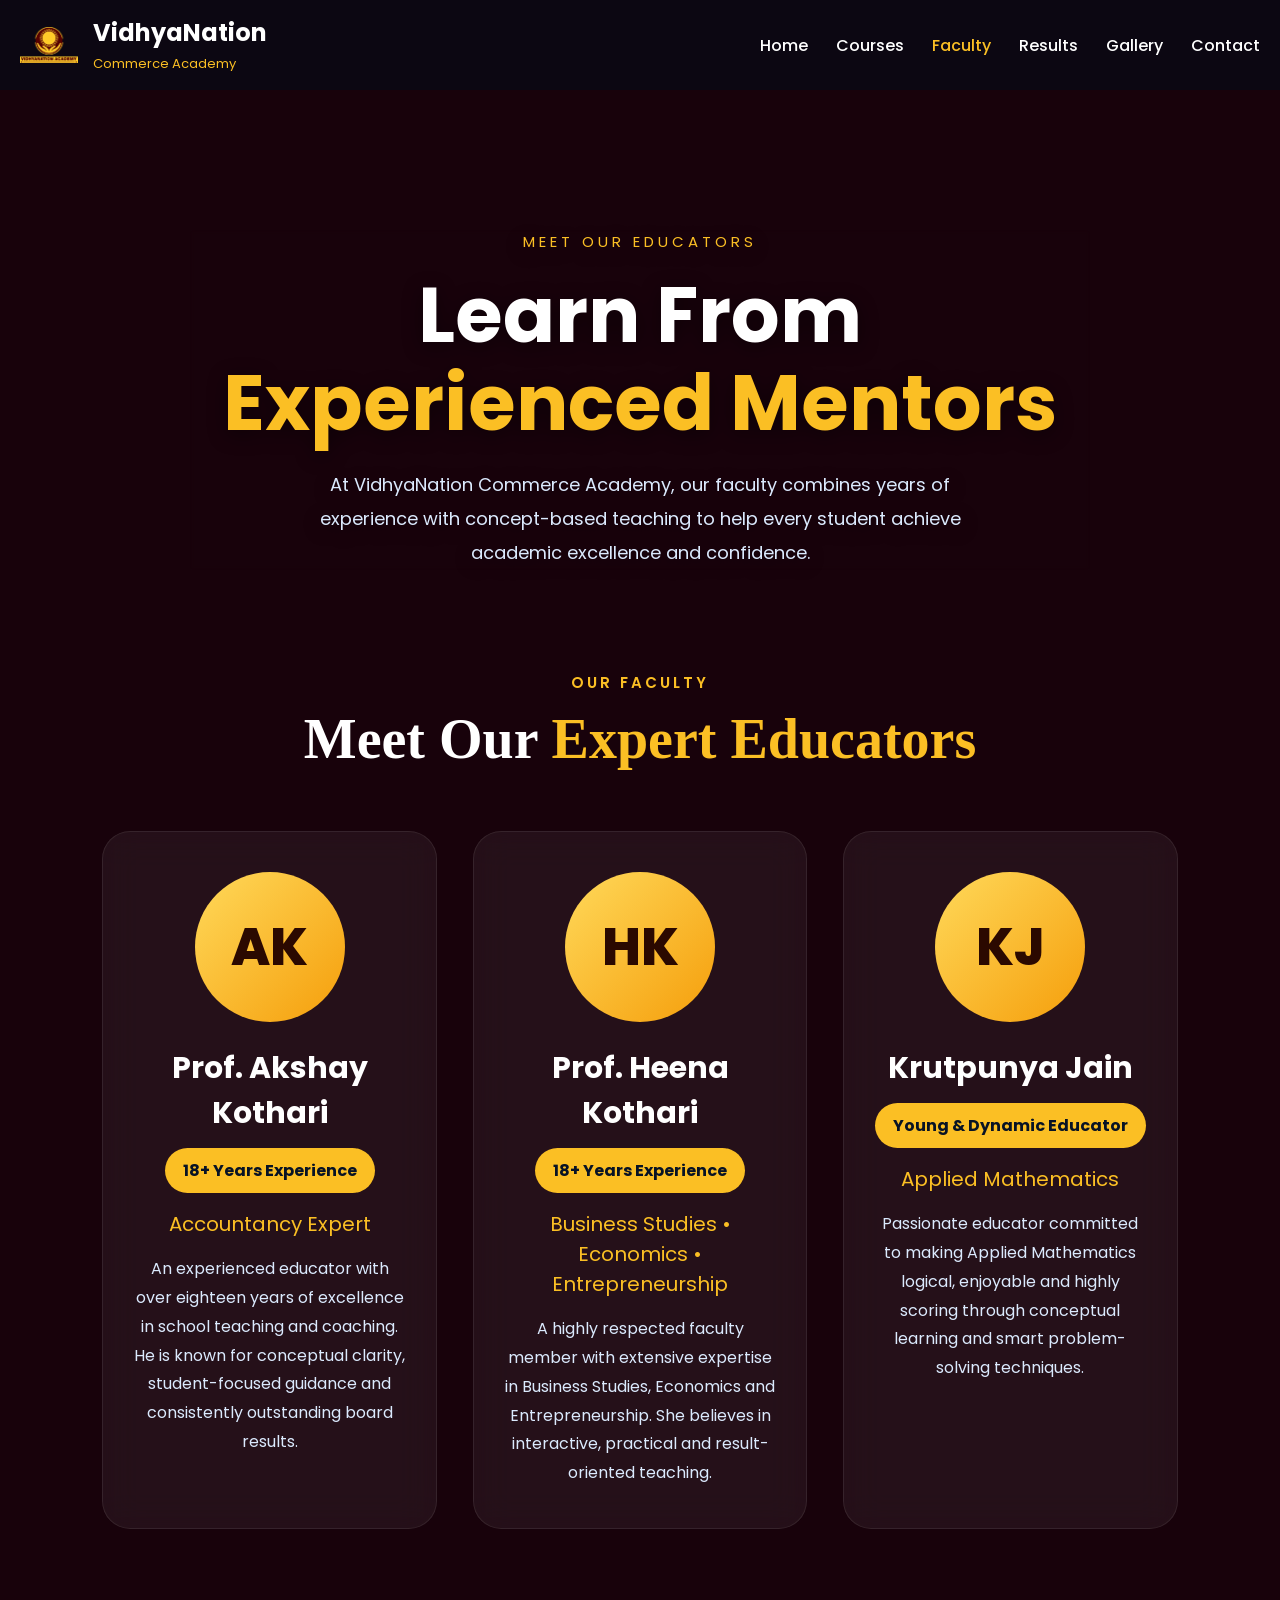
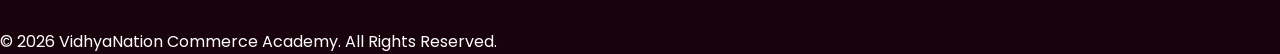
<file: faculty.html>
<!DOCTYPE html>
<html lang="en">
<head>
    <title>VidhyaNation Commerce Academy | Best Commerce Coaching for Class 11 & 12</title>
    <link rel="preconnect" href="https://fonts.googleapis.com">
    <link rel="preconnect" href="https://fonts.gstatic.com" crossorigin>
    <link href="https://fonts.googleapis.com/css2?family=Poppins:wght@300;400;500;600;700;800&display=swap" rel="stylesheet">
    <link rel="stylesheet" href="style.css">
    <link rel="stylesheet" href="faculty.css">
    <link rel="stylesheet"
        href="https://cdnjs.cloudflare.com/ajax/libs/font-awesome/6.5.2/css/all.min.css">
    <meta charset="UTF-8">
    <meta name="viewport" content="width=device-width, initial-scale=1.0">
    <title>VidhyaNation Commerce Academy</title>
<meta name="description"
content="Meet our experienced faculty members including Prof. Akshay Kothari, Prof. Heena Kothari and Krutpunya Jain.">
    <link rel="icon" type="image/png" href="assets/images/favicon.webp">
    <link rel="canonical" href="https://vidhyanationacademy.com/faculty.html">
    <meta property="og:title"
content="Our Faculty | VidhyaNation Commerce Academy">
<meta property="og:description"
content="Meet our experienced faculty members and learn from experts in Accountancy, Business Studies, Economics and Applied Mathematics.">
<meta property="og:url"
content="https://vidhyanationacademy.com/faculty.html">
<meta property="og:image"
content="https://vidhyanationacademy.com/assets/images/logo.webp">
    <!-- Other CSS files -->
</head>
<body>
    <!-- =========================
            NAVBAR
    ========================== -->
    <div class="mobile-overlay"></div>
    <header>
        <nav class="navbar">
            <a href="index.html" class="logo-area">
                <img src="assets/images/logo.webp" alt="Logo">
                <div>
                    <h2>VidhyaNation</h2>
                    <span>Commerce Academy</span>
                </div>
            </a>
            <ul class="nav-links">
                <li><a href="index.html">Home</a></li>
                <li><a href="courses.html">Courses</a></li>
                <li><a class="active" href="faculty.html">Faculty</a></li>
                <li><a href="results.html">Results</a></li>
                <li><a href="gallery.html">Gallery</a></li>
                <li><a href="contact.html">Contact</a></li>
            </ul>
            <div class="menu-toggle">
                <i class="fas fa-bars"></i>
            </div>
        </nav>
    </header>
    <!-- =========================
            HERO
    ========================== -->
    <section class="faculty-hero">
    <div class="hero-content">
        <div class="hero-top">
            MEET OUR EDUCATORS
        </div>
        <h1>
            Learn From
            <span>Experienced Mentors</span>
        </h1>
        <p class="hero-description">
            At VidhyaNation Commerce Academy,
            our faculty combines years of
            experience with concept-based teaching
            to help every student achieve academic
            excellence and confidence.
        </p>
    </div>
</section>
    <!-- =========================
            FACULTY
    ========================== -->
    <section class="vn-faculty-section">
        <div class="section-title">
            <span>OUR FACULTY</span>
            <h2>
                Meet Our
                <span>Expert Educators</span>
            </h2>
        </div>
        <div class="vn-faculty-grid">
            <!-- AKSHAY -->
            <div class="vn-faculty-card">
                <div class="vn-avatar">
                    AK
                </div>
                <h3>
                    Prof. Akshay Kothari
                </h3>
                <div class="vn-badge">
                    18+ Years Experience
                </div>
                <div class="vn-subject">
                    Accountancy Expert
                </div>
                <p>
                    An experienced educator with over eighteen years
                    of excellence in school teaching and coaching.
                    He is known for conceptual clarity, student-focused
                    guidance and consistently outstanding board results.
                </p>
            </div>
            <!-- HEENA -->
            <div class="vn-faculty-card">
                <div class="vn-avatar">
                    HK
                </div>
                <h3>
                    Prof. Heena Kothari
                </h3>
                <div class="vn-badge">
                    18+ Years Experience
                </div>
                <div class="vn-subject">
                    Business Studies • Economics • Entrepreneurship
                </div>
                <p>
                    A highly respected faculty member with extensive
                    expertise in Business Studies, Economics and
                    Entrepreneurship. She believes in interactive,
                    practical and result-oriented teaching.
                </p>
            </div>
            <!-- KRUTPUNYA -->
            <div class="vn-faculty-card">
                <div class="vn-avatar">
                    KJ
                </div>
                <h3>
                    Krutpunya Jain
                </h3>
                <div class="vn-badge">
                    Young & Dynamic Educator
                </div>
                <div class="vn-subject">
                    Applied Mathematics
                </div>
                <p>
                    Passionate educator committed to making Applied
                    Mathematics logical, enjoyable and highly scoring
                    through conceptual learning and smart problem-solving
                    techniques.
                </p>
            </div>
        </div>
    </section>
    <!-- =========================
            FOOTER
    ========================== -->
    <footer class="footer">
        <div class="footer-bottom">
            © 2026 VidhyaNation Commerce Academy.
            All Rights Reserved.
        </div>
    </footer>
    <!-- =========================
            MOBILE MENU SCRIPT
    ========================== -->
    <script>
        const menuToggle = document.querySelector(".menu-toggle");
        const navLinks = document.querySelector(".nav-links");
        const overlay = document.querySelector(".mobile-overlay");
        menuToggle.addEventListener("click", () => {
            navLinks.classList.toggle("active");
            overlay.classList.toggle("active");
        });
        overlay.addEventListener("click", () => {
            navLinks.classList.remove("active");
            overlay.classList.remove("active");
        });
    </script>
</body>
</html>
</file>
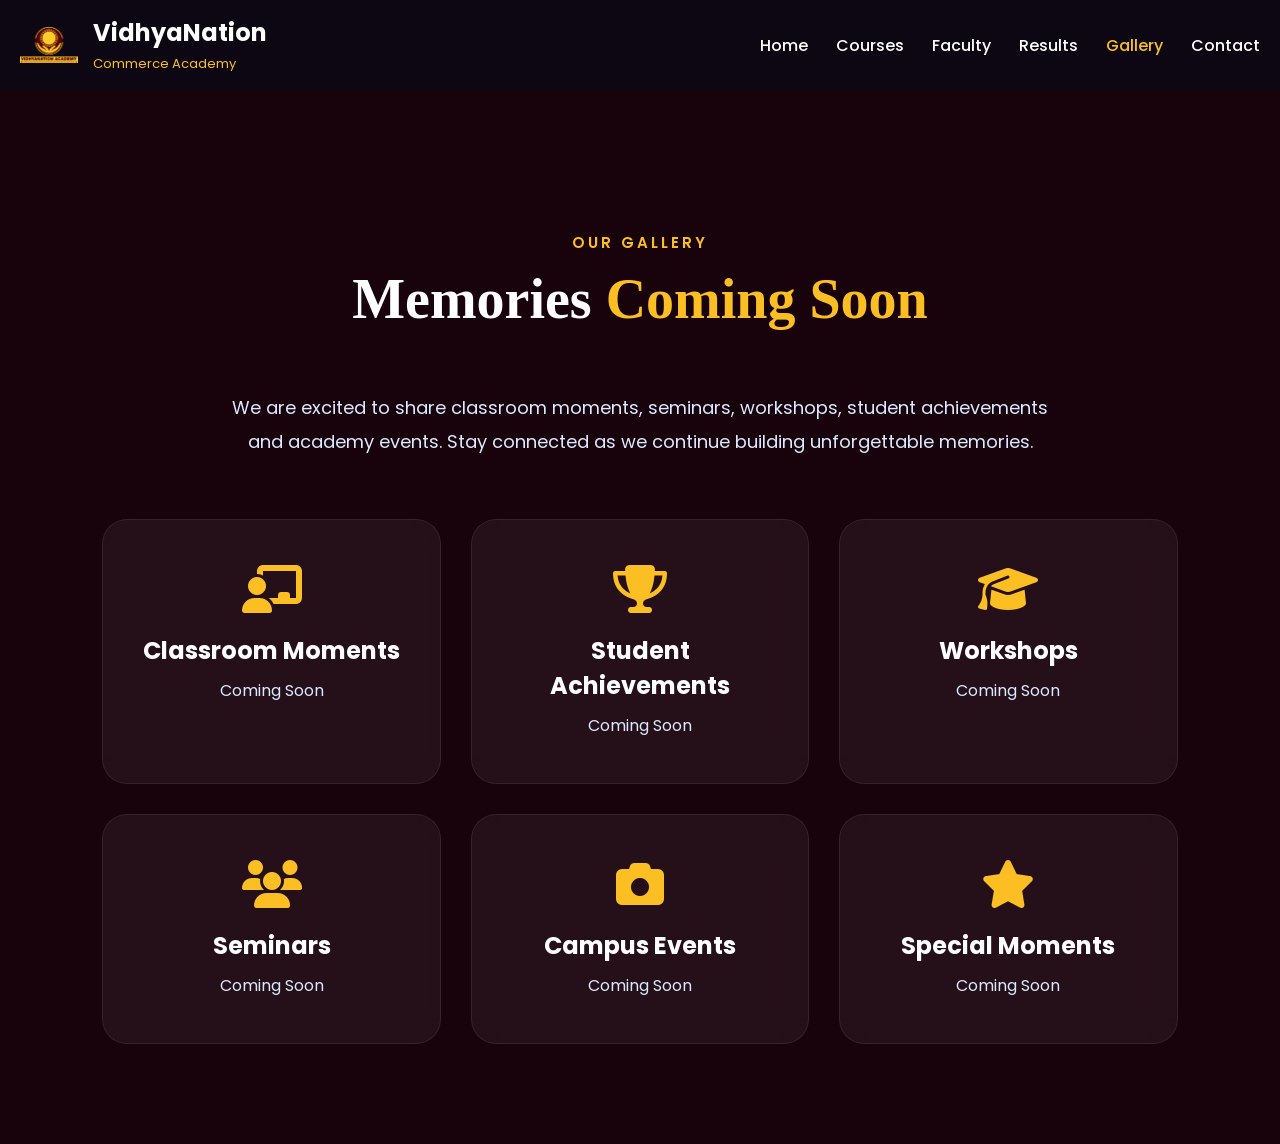
<file: gallery.html>
<!DOCTYPE html>
<html lang="en">
<head>
    <meta charset="UTF-8">
    <meta name="viewport" content="width=device-width, initial-scale=1.0">
    <title>VidhyaNation Commerce Academy | Best Commerce Coaching for Class 11 & 12</title>
     <title>Gallery | VidhyaNation Commerce Academy</title>
    <link rel="stylesheet" href="style.css">
    <link rel="preconnect" href="https://fonts.googleapis.com">
    <link rel="preconnect" href="https://fonts.gstatic.com" crossorigin>
    <link href="https://fonts.googleapis.com/css2?family=Poppins:wght@300;400;500;600;700;800&display=swap" rel="stylesheet">
    <link rel="stylesheet"
        href="https://cdnjs.cloudflare.com/ajax/libs/font-awesome/6.5.2/css/all.min.css">
    <meta charset="UTF-8">
    <meta name="viewport" content="width=device-width, initial-scale=1.0">
<meta name="description"
content="Browse classroom moments, seminars, workshops and student achievements at VidhyaNation Commerce Academy.">
<link rel="canonical" href="https://vidhyanationacademy.com/gallery.html">
    <link rel="icon" type="image/png" href="assets/images/favicon.webp">
    <!-- Other CSS files -->
</head>
<body>
    <div class="mobile-overlay"></div>
    <header>
        <nav class="navbar">
            <a href="index.html" class="logo-area">
                <img src="assets/images/logo.webp" alt="Logo">
                <div>
                    <h2>VidhyaNation</h2>
                    <span>Commerce Academy</span>
                </div>
            </a>
            <ul class="nav-links">
                <li><a href="index.html">Home</a></li>
                <li><a href="courses.html">Courses</a></li>
                <li><a href="faculty.html">Faculty</a></li>
                <li><a href="results.html">Results</a></li>
                <li><a class="active" href="gallery.html">Gallery</a></li>
                <li><a href="contact.html">Contact</a></li>
            </ul>
            <div class="menu-toggle">
                <i class="fas fa-bars"></i>
            </div>
        </nav>
    </header>
    <section class="gallery-coming">
        <div class="section-title">
            <span>OUR GALLERY</span>
            <h2>Memories <span>Coming Soon</span></h2>
        </div>
        <p class="gallery-text">
            We are excited to share classroom moments, seminars,
            workshops, student achievements and academy events.
            Stay connected as we continue building unforgettable memories.
        </p>
        <div class="gallery-grid">
            <div class="gallery-box">
                <i class="fas fa-chalkboard-teacher"></i>
                <h3>Classroom Moments</h3>
                <p>Coming Soon</p>
            </div>
            <div class="gallery-box">
                <i class="fas fa-trophy"></i>
                <h3>Student Achievements</h3>
                <p>Coming Soon</p>
            </div>
            <div class="gallery-box">
                <i class="fas fa-graduation-cap"></i>
                <h3>Workshops</h3>
                <p>Coming Soon</p>
            </div>
            <div class="gallery-box">
                <i class="fas fa-users"></i>
                <h3>Seminars</h3>
                <p>Coming Soon</p>
            </div>
            <div class="gallery-box">
                <i class="fas fa-camera"></i>
                <h3>Campus Events</h3>
                <p>Coming Soon</p>
            </div>
            <div class="gallery-box">
                <i class="fas fa-star"></i>
                <h3>Special Moments</h3>
                <p>Coming Soon</p>
            </div>
        </div>
    </section>
</body>
</html>
</file>
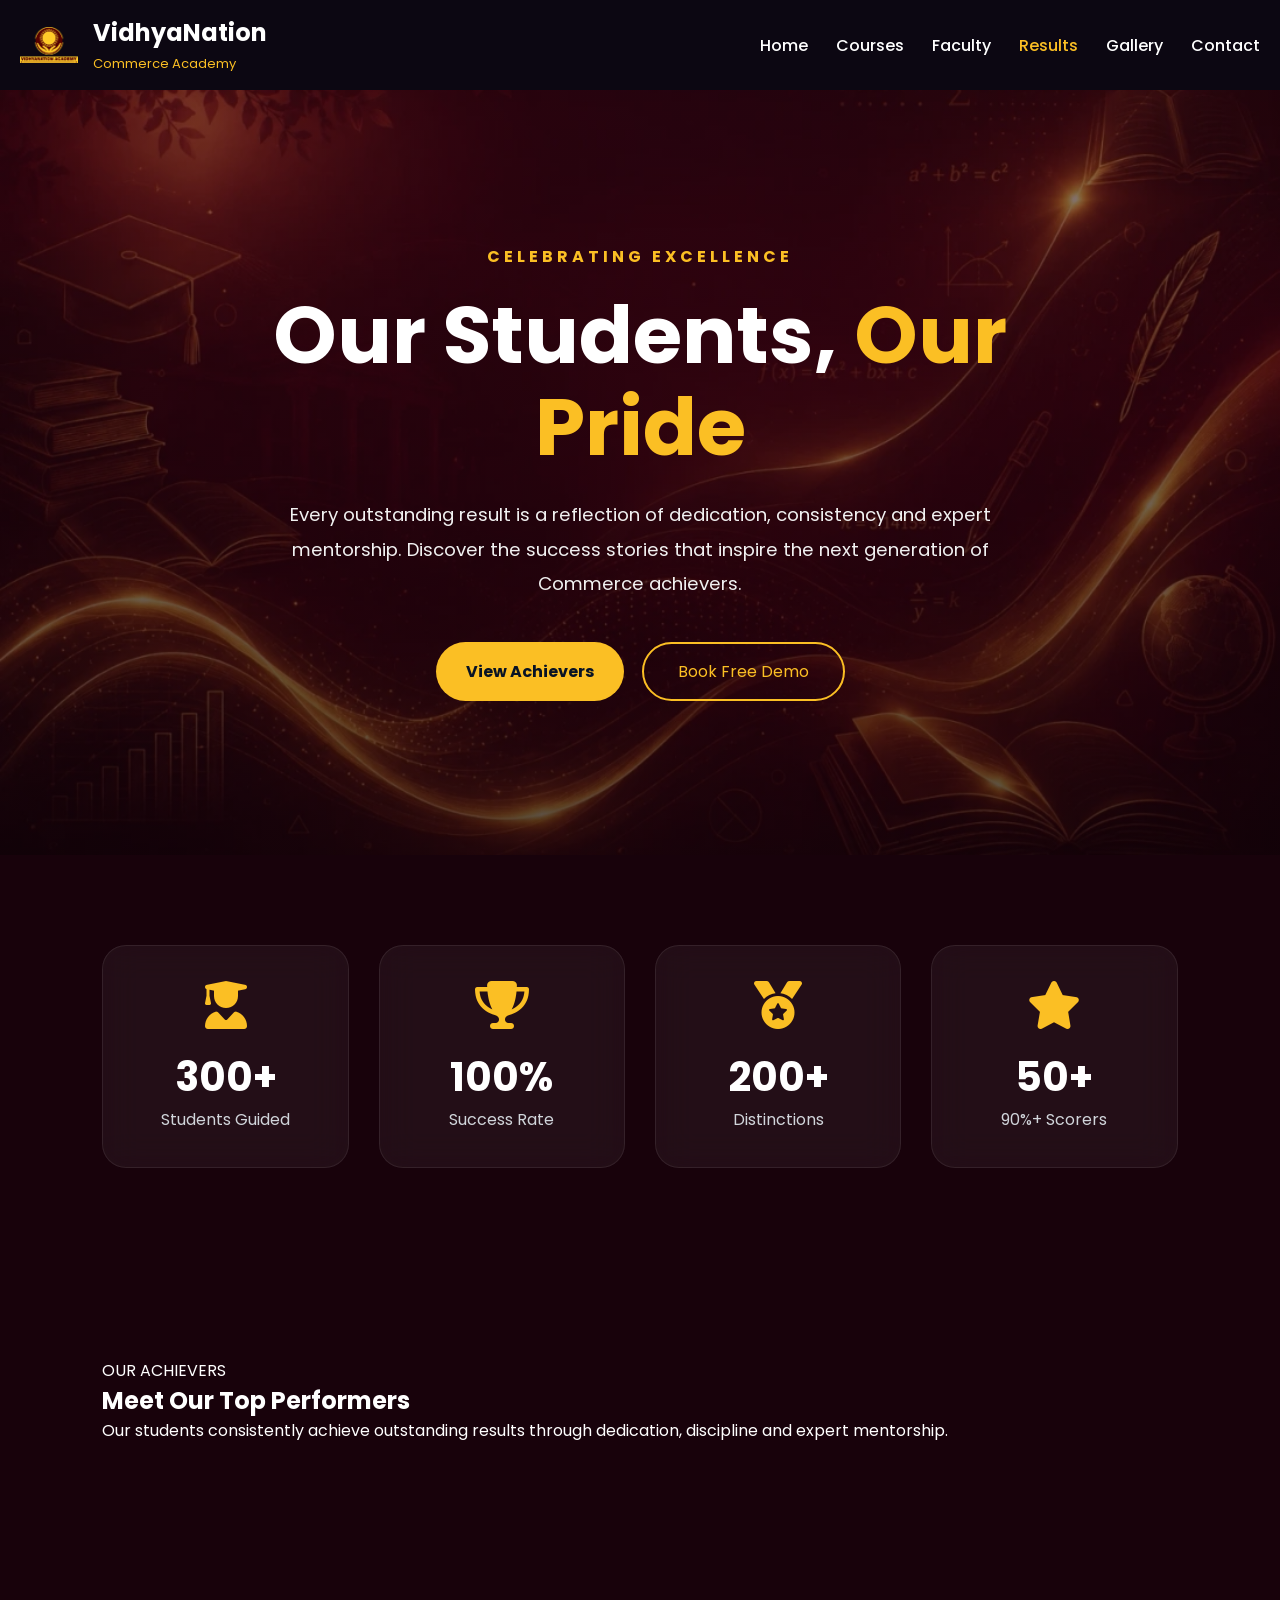
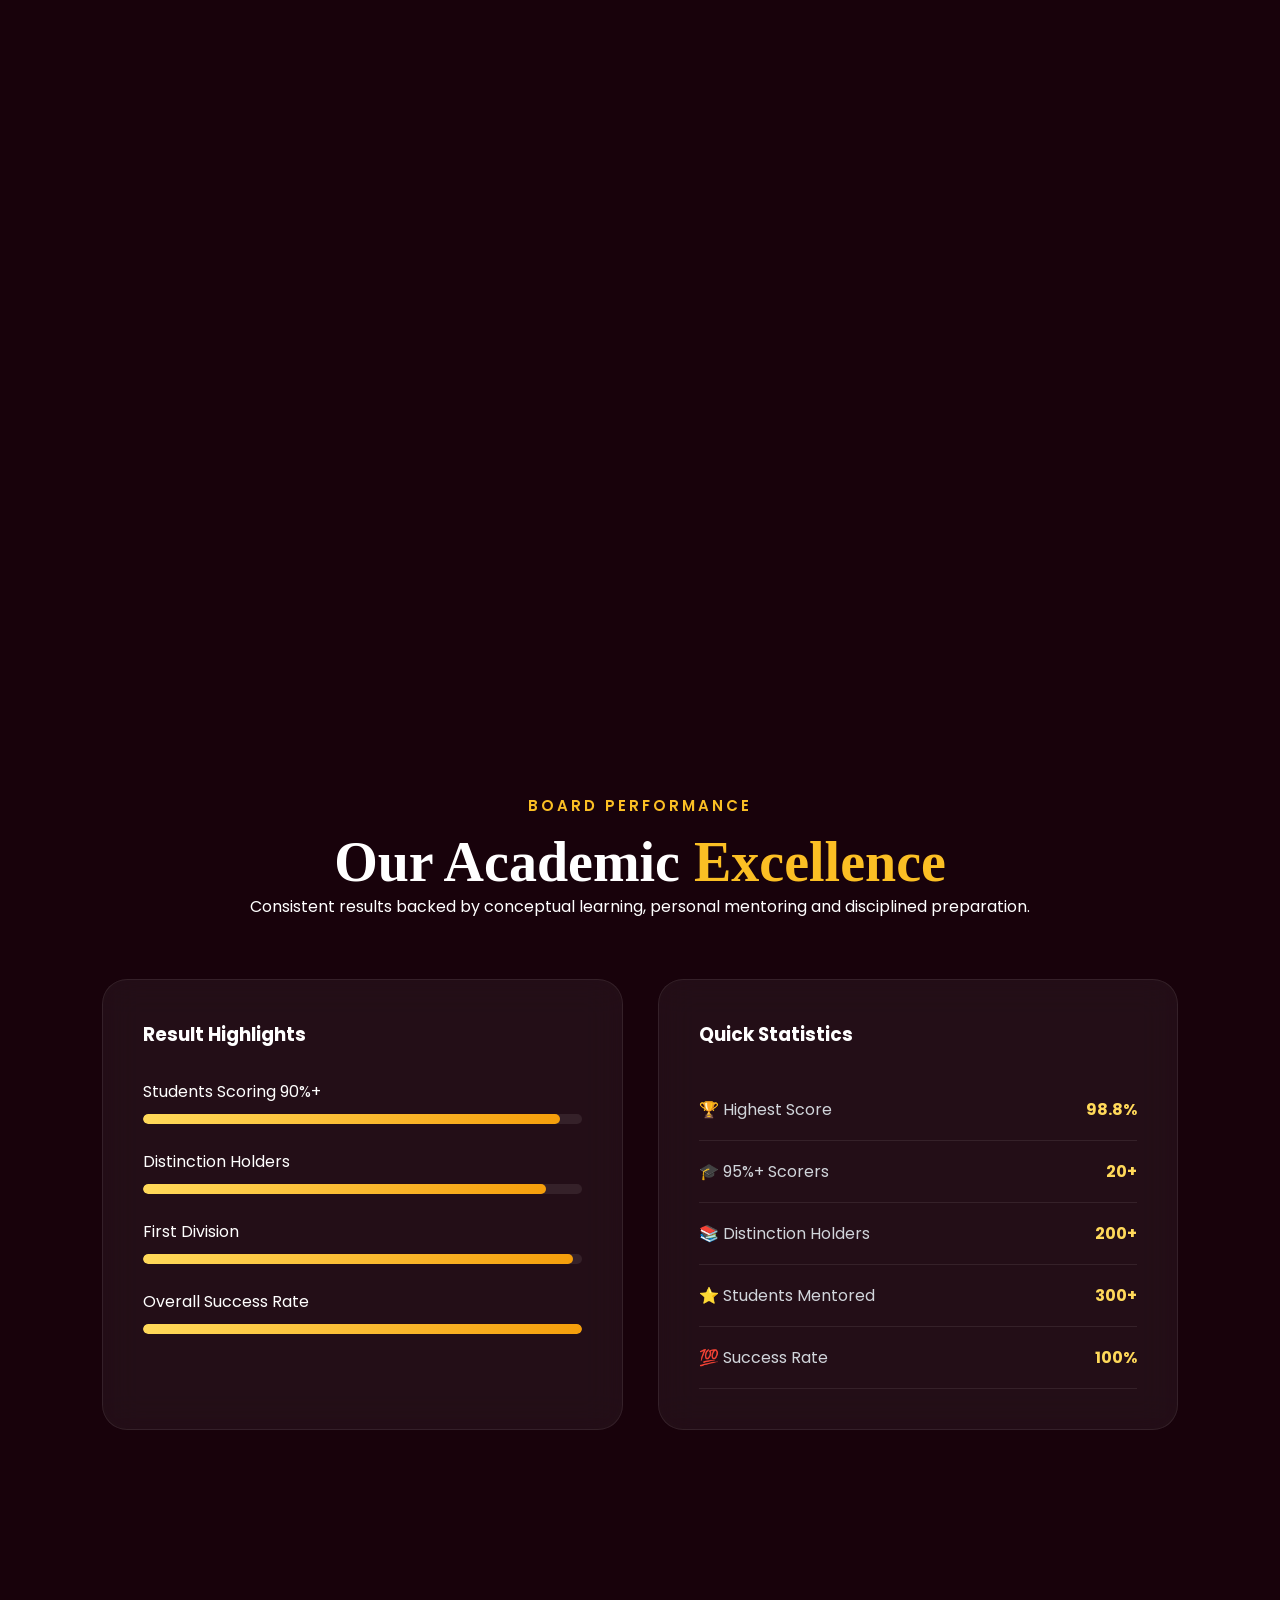
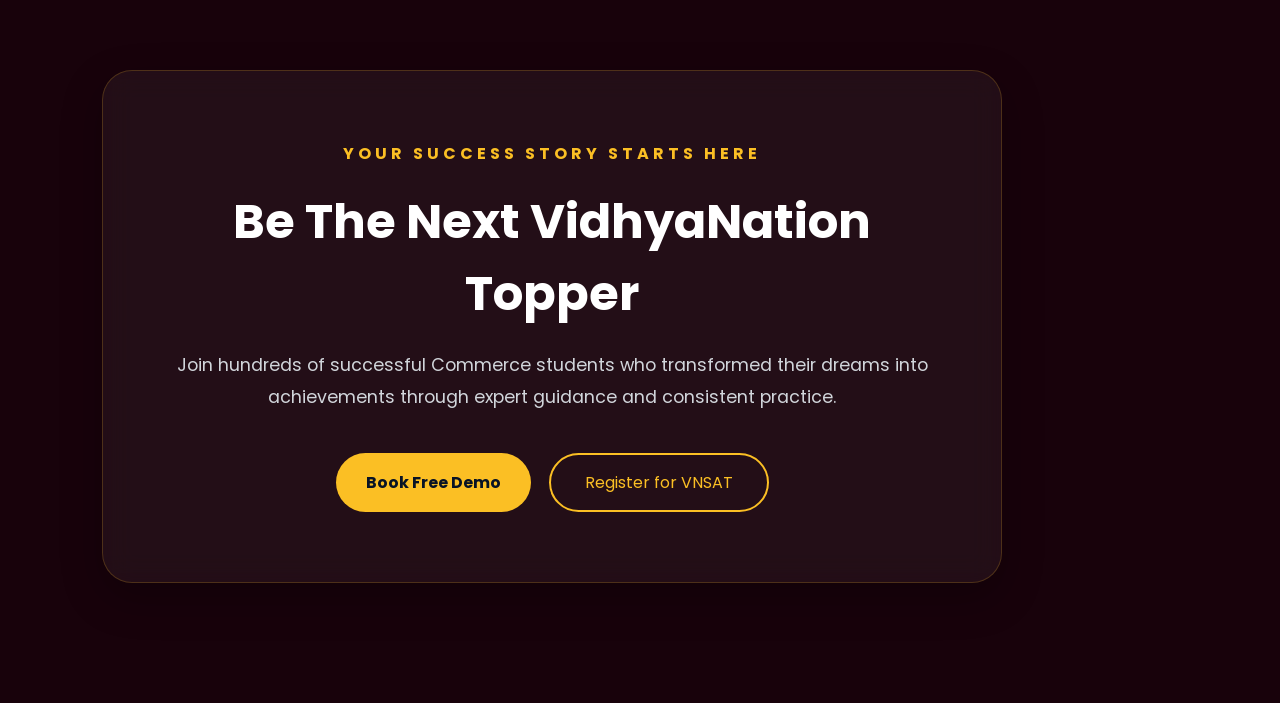
<file: results.html>
<!DOCTYPE html>
<html lang="en">
<head>
<!-- Main CSS -->
<link rel="stylesheet" href="style.css">
<!-- Contact & Footer CSS -->
<link rel="stylesheet" href="contact-footer.css">
    <meta name="viewport" content="width=device-width, initial-scale=1.0">
    <title>VidhyaNation Commerce Academy | Best Commerce Coaching for Class 11 & 12</title>
<meta name="description"
content="Explore the outstanding academic achievements and success stories of VidhyaNation Commerce Academy students.">
    <link rel="icon" type="image/png" href="assets/images/favicon.webp">
    <link rel="canonical" href="https://vidhyanationacademy.com/results.html">
    <!-- Other CSS files -->
</head>
    <!-- Google Fonts -->
    <link rel="preconnect"
          href="https://fonts.googleapis.com">
    <link rel="preconnect"
          href="https://fonts.gstatic.com"
          crossorigin>
    <link href="https://fonts.googleapis.com/css2?family=Poppins:wght@300;400;500;600;700;800&display=swap"
          rel="stylesheet">
    <!-- Font Awesome -->
    <link rel="stylesheet"
          href="https://cdnjs.cloudflare.com/ajax/libs/font-awesome/6.6.0/css/all.min.css">
    <!-- Main CSS -->
    <link rel="stylesheet"
          href="style.css">
    <!-- Contact/Footer CSS -->
    <link rel="stylesheet"
          href="contact-footer.css">
</head>
<body>
<div class="mobile-overlay"></div>
<!-- =====================================================
                        NAVBAR
===================================================== -->
<!-- ================= NAVBAR ================= -->
<header>
    <nav class="navbar">
        <a href="index.html" class="logo-area">
            <img src="assets/images/logo.webp" alt="VidhyaNation Logo">
            <div>
                <h2>VidhyaNation</h2>
                <span>Commerce Academy</span>
            </div>
        </a>
        <ul class="nav-links">
            <li><a href="index.html">Home</a></li>
            <li><a href="courses.html">Courses</a></li>
            <li><a href="faculty.html">Faculty</a></li>
            <li><a class="active" href="results.html">Results</a></li>
            <li><a href="gallery.html">Gallery</a></li>
            <li><a href="contact.html">Contact</a></li>
        </ul>
        <!-- Mobile Menu -->
        <div class="menu-toggle">
            <i class="fas fa-bars"></i>
        </div>
    </nav>
</header>
<!-- =====================================================
                    RESULTS HERO
===================================================== -->
<section class="courses-hero">
    <div class="courses-hero-content">
        <span class="hero-tag">
            CELEBRATING EXCELLENCE
        </span>
        <h1>
            Our Students,
            <span>Our Pride</span>
        </h1>
        <p>
            Every outstanding result is a reflection of
            dedication, consistency and expert mentorship.
            Discover the success stories that inspire the
            next generation of Commerce achievers.
        </p>
        <div class="hero-buttons">
            <a href="#hall-of-fame"
               class="primary-btn">
                View Achievers
            </a>
            <a href="#"
               class="secondary-btn open-demo">
                Book Free Demo
            </a>
        </div>
    </div>
</section>
<!-- =====================================================
                ACHIEVEMENT COUNTERS
===================================================== -->
<section class="achievement-section">
    <div class="achievement-grid">
        <div class="achievement-card">
            <i class="fa-solid fa-user-graduate"></i>
            <h2>
                300+
            </h2>
            <p>
                Students Guided
            </p>
        </div>
        <div class="achievement-card">
            <i class="fa-solid fa-trophy"></i>
            <h2>
                100%
            </h2>
            <p>
                Success Rate
            </p>
        </div>
        <div class="achievement-card">
            <i class="fa-solid fa-medal"></i>
            <h2>
                200+
            </h2>
            <p>
                Distinctions
            </p>
        </div>
        <div class="achievement-card">
            <i class="fa-solid fa-star"></i>
            <h2>
                50+
            </h2>
            <p>
                90%+ Scorers
            </p>
        </div>
    </div>
</section>
<!-- ================= TOP PERFORMERS ================= -->
<section class="topper-gallery-section">
    <div class="section-heading">
        <span>OUR ACHIEVERS</span>
        <h2>
            Meet Our
            <span>Top Performers</span>
        </h2>
        <p>
            Our students consistently achieve outstanding results through
            dedication, discipline and expert mentorship.
        </p>
    </div>
    <div class="topper-gallery">
        <div class="topper-item">
            <img src="assets/images/saksham-placeholder.webp" alt="Saksham Jain" height="300"
    loading="lazy"
    decoding="async">
        </div>
        <div class="topper-item">
            <img src="assets/images/adhiraj-placeholder.webp" alt="Adhiraj Pahwa" height="300"
    loading="lazy"
    decoding="async">
        </div>
        <div class="topper-item">
            <img src="assets/images/nandita-placeholder.webp" alt="Nandita Sood"height="300"
    loading="lazy"
    decoding="async">
        </div>
        <div class="topper-item">
            <img src="assets/images/dhruv-placeholder.webp" alt="Dhruv Saraf"height="300"
    loading="lazy"
    decoding="async">
        </div>
        <div class="topper-item">
            <img src="assets/images/devanshi-placeholder.webp" alt="Devanshi Shah"height="300"
    loading="lazy"
    decoding="async">
        </div>
        <div class="topper-item">
            <img src="assets/images/krishnam-placeholder.webp" alt="Krishnam Chirania">
        </div>
    </div>
</section>
<!-- =====================================================
                BOARD PERFORMANCE
===================================================== -->
<section class="board-performance">
    <div class="section-title">
        <span>
            BOARD PERFORMANCE
        </span>
        <h2>
            Our Academic
            <span>Excellence</span>
        </h2>
        <p>
            Consistent results backed by conceptual learning,
            personal mentoring and disciplined preparation.
        </p>
    </div>
    <div class="performance-wrapper">
        <!-- Left Side -->
        <div class="performance-card">
            <h3>
                Result Highlights
            </h3>
            <div class="progress-item">
                <span>Students Scoring 90%+</span>
                <div class="progress-bar">
                    <div class="progress-fill"
                         style="width:95%;">
                    </div>
                </div>
            </div>
            <div class="progress-item">
                <span>Distinction Holders</span>
                <div class="progress-bar">
                    <div class="progress-fill"
                         style="width:92%;">
                    </div>
                </div>
            </div>
            <div class="progress-item">
                <span>First Division</span>
                <div class="progress-bar">
                    <div class="progress-fill"
                         style="width:98%;">
                    </div>
                </div>
            </div>
            <div class="progress-item">
                <span>Overall Success Rate</span>
                <div class="progress-bar">
                    <div class="progress-fill"
                         style="width:100%;">
                    </div>
                </div>
            </div>
        </div>
        <!-- Right Side -->
        <div class="performance-card">
            <h3>
                Quick Statistics
            </h3>
            <div class="result-stat">
                <span>🏆 Highest Score</span>
                <strong>98.8%</strong>
            </div>
            <div class="result-stat">
                <span>🎓 95%+ Scorers</span>
                <strong>20+</strong>
            </div>
            <div class="result-stat">
                <span>📚 Distinction Holders</span>
                <strong>200+</strong>
            </div>
            <div class="result-stat">
                <span>⭐ Students Mentored</span>
                <strong>300+</strong>
            </div>
            <div class="result-stat">
                <span>💯 Success Rate</span>
                <strong>100%</strong>
            </div>
        </div>
    </div>
</section>
<!-- =====================================================
                SUCCESS MESSAGE
===================================================== -->
<section class="success-message">
    <div class="cta-box">
        <span class="hero-tag">
            YOUR SUCCESS STORY STARTS HERE
        </span>
        <h2>
            Be The Next
            <span>VidhyaNation Topper</span>
        </h2>
        <p>
            Join hundreds of successful Commerce students
            who transformed their dreams into achievements
            through expert guidance and consistent practice.
        </p>
        <div class="hero-buttons">
            <a href="#"
               class="primary-btn open-demo">
                Book Free Demo
            </a>
            <a href="#"
               class="secondary-btn open-vnsat">
                Register for VNSAT
            </a>
        </div>
    </div>
</section>
<div id="demoModal" class="demo-modal">
 <div class="demo-modal-content">
        <span class="close-demo">&times;</span>
        <h2>🎓 Book Your Free Demo Class</h2>
        <p>
            Fill in your details and we'll connect with you shortly.
        </p>
        <form id="demoForm">
            <input
                type="text"
                id="studentName"
                placeholder="Student Name"
                required
            >
            <input
                type="tel"
                id="studentPhone"
                placeholder="Mobile Number"
                required
            >
            <select id="studentClass">
                <option>Class 11 Commerce</option>
                <option>Class 12 Commerce</option>
                <option>B.Com</option>
                <option>CA Foundation</option>
            </select>
            <select id="studentSubject">
                <option>Accountancy</option>
                <option>Business Studies</option>
                <option>Applied Mathematics</option>
                <option>Economics</option>
                <option>Entrepreneurship</option>
            </select>
            <textarea
                id="studentMessage"
                rows="4"
                placeholder="Message (Optional)"
            ></textarea>
            <button
                type="submit"
                class="submit-demo-btn"
            >
                Submit
            </button>
        </form>
    </div>
</div>
<div id="vnsatModal" class="demo-modal">
    <div class="demo-modal-content">
        <span class="close-vnsat">&times;</span>
        <h2>🏆 Register for VNSAT</h2>
        <p>
            Win scholarships of up to 80% based on your performance.
        </p>
        <form id="vnsatForm">
            <input
                type="text"
                id="vnsatName"
                placeholder="Student Name"
                required>
            <input
                type="tel"
                id="vnsatPhone"
                placeholder="Mobile Number"
                required>
            <input
                type="text"
                id="vnsatSchool"
                placeholder="School Name">
            <select id="vnsatClass">
                <option>Class 10</option>
                <option>Class 11</option>
                <option>Class 12</option>
            </select>
            <select id="vnsatCourse">
                <option>Class 11 Commerce Package</option>
                <option>Class 12 Commerce Package</option>
                <option>Accountancy Specialization</option>
                <option>Business Excellence Batch</option>
                <option>Score Booster Course</option>
            </select>
            <input
                type="text"
                id="vnsatCity"
                placeholder="City">
            <textarea
                id="vnsatMessage"
                rows="4"
                placeholder="Message (Optional)"></textarea>
            <button
                type="submit"
                class="submit-demo-btn">
                Register for VNSAT
            </button>
        </form>
    </div>
</div>
<script src="script.js"></script>
</body>
</html>
</file>
<file: style.css>
/* VidhyaNation Academy — style.css (optimized: minified, duplicate rules & media queries merged, ~40% smaller than original) */
*{margin:0;padding:0;box-sizing:border-box}
html{scroll-behavior:smooth}
body{padding-top:90px;font-family:Poppins,sans-serif;background:#18020b;color:#fff;overflow-x:hidden;position:relative;text-rendering:optimizeLegibility;-webkit-font-smoothing:antialiased;-moz-osx-font-smoothing:grayscale}
body,html{width:100%;max-width:100%;overflow-x:hidden}
.animated-background{position:fixed;inset:0;z-index:-5;overflow:hidden}
.gradient-layer{
    position:absolute;
    inset:0;
    background-image:
        linear-gradient(rgba(40,0,0,.18),rgba(40,0,0,.22)),
        url("assets/images/background-website.webp");
    background-size:cover;
    background-position:center;
    background-repeat:no-repeat;
    will-change:auto;
}
@keyframes gradientMove{
0%,100%{background-position:0 50%}
50%{background-position:100% 50%}
}
.grid-overlay{position:absolute;inset:0;background-image:linear-gradient(rgba(255,255,255,.03) 1px,transparent 1px),linear-gradient(90deg,rgba(255,255,255,.03) 1px,transparent 1px);background-size:70px 70px;opacity:.03}
.glow{position:absolute;border-radius:50%;filter:blur(90px)}
.glow1{width:350px;height:350px;background:#fbbf24;opacity:.02;top:-120px;left:-80px;animation:12s infinite alternate floatGlow1}
.glow2{width:300px;height:300px;background:#38bdf8;opacity:.02;right:-120px;top:100px;animation:15s infinite alternate floatGlow2}
.glow3{width:280px;height:280px;background:#c084fc;opacity:.02;bottom:-100px;left:40%;animation:18s infinite alternate floatGlow3}
@keyframes floatGlow1{
from{transform:translateY(0)}
to{transform:translateY(120px)}
}
@keyframes floatGlow2{
from{transform:translateX(0)}
to{transform:translateX(-120px)}
}
@keyframes floatGlow3{
from{transform:translateY(0)}
to{transform:translateY(-100px)}
}
.floating-symbol{position:absolute;font-size:40px;color:rgba(255,255,255,.05);animation:linear infinite floatSymbol}
.symbol1{left:8%;top:20%;animation-duration:18s}
.symbol2{right:10%;top:35%;animation-duration:20s}
.symbol3{left:22%;bottom:10%;animation-duration:24s}
.symbol4{right:25%;bottom:15%;animation-duration:16s}
.symbol5{left:60%;top:10%;animation-duration:21s}
@keyframes floatSymbol{
from{transform:translateY(0) rotate(0)}
to{transform:translateY(-80px) rotate(360deg)}
}
.navbar{position:fixed;top:0;left:0;width:100%;z-index:10000;display:flex;justify-content:space-between;align-items:center;padding:15px 20px;background:rgba(12,8,20,.95);backdrop-filter:blur(18px);box-sizing:border-box}
.logo-area{display:flex;flex:1;align-items:center;gap:15px;text-decoration:none}
.logo-area img{width:58px;transition:.35s}
.logo-area:hover img{transform:rotate(-5deg) scale(1.05)}
.logo-area h2{font-size:24px;font-weight:700;color:#fff}
.logo-area span{color:#fbbf24;font-size:13px}
.nav-links{display:flex;list-style:none;gap:28px}
.nav-links a{color:#fff;text-decoration:none;font-weight:500;position:relative;transition:color .25s}
.nav-links .active,.nav-links a:hover{color:#fbbf24}
.nav-links a::after{content:"";position:absolute;bottom:-6px;left:0;width:0;height:2px;background:#fbbf24;transition:.3s}
.nav-links a:hover::after{width:100%}
.demo-btn{padding:12px 24px;border-radius:50px;text-decoration:none;background:linear-gradient(135deg,#fbbf24,#f59e0b);color:#081325;font-weight:700;transition:.35s}
.demo-btn:hover{transform:translateY(-3px)}
.hero{min-height:100vh;display:flex;justify-content:center;align-items:center;text-align:center;padding:20px 15px 60px}
.hero-content{max-width:900px;text-shadow:0 4px 20px rgba(0,0,0,.45);backdrop-filter:blur(2px)}
.hero-logo{width:190px;margin:auto auto 35px;animation:5s infinite logoFloat}
.hero-logo img{width:100%}
@keyframes logoFloat{
0%,100%{transform:translateY(0)}
50%{transform:translateY(-12px)}
}
.hero-top{color:#fbbf24;letter-spacing:5px;font-size:15px;margin-bottom:18px}
.hero h1{font-family:'Cormorant Garamond',serif;font-size:72px;line-height:1.1;margin-bottom:15px}
.hero h1 span{color:#fbbf24}
.hero h3{font-size:28px;font-weight:500;margin-bottom:25px}
.hero-description{max-width:720px;margin:auto;color:#dbeafe;line-height:1.9;font-size:19px}
.hero-buttons{display:flex;justify-content:center;gap:18px;flex-wrap:wrap;margin-top:40px}
.primary-btn{background:#fbbf24;color:#081325;padding:15px 34px;border-radius:50px;text-decoration:none;font-weight:700}
.secondary-btn{border:2px solid #fbbf24;color:#fbbf24;padding:15px 34px;border-radius:50px;text-decoration:none}
.primary-btn:hover,.secondary-btn:hover{transform:translateY(-4px)}
.hero-subjects{display:flex;justify-content:center;gap:14px;flex-wrap:wrap;margin-top:45px}
.hero-subjects span{padding:10px 18px;background:rgba(255,255,255,.08);border:1px solid rgba(255,255,255,.08);border-radius:30px}
section{position:relative;z-index:2}
.section-title{text-align:center;margin-bottom:60px}
.section-title span{color:#fbbf24;font-size:15px;letter-spacing:3px;text-transform:uppercase;font-weight:600}
.section-title h2{margin-top:12px;font-family:'Cormorant Garamond',serif;font-size:56px;font-weight:700;color:#fff}
.section-title h2 span{color:#fbbf24;font-size:inherit;letter-spacing:0;text-transform:none}
.highlights{padding:100px 8%}
.highlight-grid{display:grid;grid-template-columns:repeat(auto-fit,minmax(230px,1fr));gap:30px}
.highlight-card{background:rgba(255,255,255,.07);backdrop-filter:blur(14px);border:1px solid rgba(255,255,255,.08);border-radius:24px;padding:35px;text-align:center;transition:.35s}
.highlight-card:hover{transform:translateY(-10px);border-color:#fbbf24;box-shadow:0 18px 35px rgba(251,191,36,.18)}
.highlight-card h3{font-size:54px;color:#fbbf24;margin-bottom:10px;font-weight:800}
.highlight-card p{color:#dbeafe;font-size:18px}
.about-section{padding:120px 8%;display:grid;grid-template-columns:1fr 1fr;gap:60px;align-items:center}
.mini-title{color:#fbbf24;letter-spacing:3px;font-size:14px;text-transform:uppercase}
.about-left h2{margin-top:18px;font-family:'Cormorant Garamond',serif;font-size:56px;line-height:1.15}
.about-left p{margin-top:25px;color:#dbeafe;line-height:2;font-size:18px}
.about-buttons{margin-top:35px}
.glass-card{background:rgba(255,255,255,.08);backdrop-filter:blur(14px);border-radius:24px;padding:35px;border:1px solid rgba(255,255,255,.08);margin-bottom:25px;transition:.35s}
.glass-card:hover{transform:translateY(-8px);border-color:#fbbf24}
.glass-card h3{color:#fbbf24;font-size:28px;margin-bottom:16px}
.glass-card p{color:#dbeafe;line-height:1.9}
.features{padding:120px 8%}
.feature-grid{display:grid;grid-template-columns:repeat(auto-fit,minmax(300px,1fr));gap:30px}
.feature-card{background:rgba(255,255,255,.07);backdrop-filter:blur(15px);border-radius:24px;border:1px solid rgba(255,255,255,.08);padding:35px;transition:.35s}
.feature-card:hover{transform:translateY(-10px);border-color:#fbbf24;box-shadow:0 20px 40px rgba(251,191,36,.18)}
.feature-icon{width:70px;height:70px;border-radius:50%;display:flex;justify-content:center;align-items:center;font-size:32px;background:linear-gradient(135deg,#fbbf24,#f59e0b);color:#081325;margin-bottom:24px}
.feature-card h3{font-size:28px;margin-bottom:15px;color:#fff}
.feature-card p{color:#dbeafe;line-height:1.9}
.demo-btn,.primary-btn,.secondary-btn{position:relative;overflow:hidden}
.demo-btn::before,.primary-btn::before{content:"";position:absolute;top:0;left:-150%;width:70%;height:100%;background:linear-gradient(90deg,transparent,rgba(255,255,255,.45),transparent);transform:skewX(-25deg);transition:1s}
.demo-btn:hover::before,.primary-btn:hover::before{left:180%}
::-webkit-scrollbar{width:12px}
::-webkit-scrollbar-track{background:#081325}
::-webkit-scrollbar-thumb{background:linear-gradient(180deg,#ffd95a,#f59e0b);border-radius:20px}
::-webkit-scrollbar-thumb:hover{background:linear-gradient(180deg,#ffe37a,#fbbf24)}
@media(max-width:1100px){
.about-section{grid-template-columns:1fr}
.hero h1{font-size:58px}
.section-title h2{font-size:46px}
}
@media(max-width:900px){
.demo-btn{display:none}
.navbar{padding:0 20px}
.hero{padding-top:140px}
.hero-logo{width:150px}
.hero h1{font-size:48px}
.hero h3{font-size:22px}
.hero-description{font-size:17px}
.section-title h2{font-size:40px}
.about-left h2{font-size:42px}
}
@media(max-width:600px){
.hero h1{font-size:40px}
.hero-top{letter-spacing:2px;font-size:13px}
.hero-description{font-size:16px}
.highlight-card h3{font-size:42px}
.about-left h2,.section-title h2{font-size:34px}
.feature-card{padding:28px}
}
.chart-line{position:absolute;width:160%;height:2px;background:linear-gradient(90deg,transparent,#fbbf24,transparent);opacity:.18;animation:12s linear infinite moveChart}
.chart1{top:28%;transform:rotate(-12deg)}
.chart2{top:52%;transform:rotate(-8deg);animation-delay:4s}
.chart3{top:72%;transform:rotate(-15deg);animation-delay:8s}
@keyframes moveChart{
0%{left:-100%}
100%{left:100%}
}
.candles{position:absolute;right:8%;bottom:8%;display:flex;gap:10px;opacity:.12}
.candles span{width:8px;height:70px;background:#fbbf24;border-radius:3px;animation:2s ease-in-out infinite alternate candle}
.candles span:nth-child(2n){height:45px}
@keyframes candle{
from{transform:translateY(0)}
to{transform:translateY(-15px)}
}
.hero::before{content:"";position:absolute;width:700px;height:700px;border-radius:50%;background:radial-gradient(circle,rgba(251,191,36,.16),transparent 70%);top:50%;left:50%;transform:translate(-50%,-50%);z-index:-1;filter:blur(20px)}
.particle{position:absolute;width:4px;height:4px;background:#fbbf24;border-radius:50%;opacity:.4;animation:15s linear infinite particleMove}
@keyframes particleMove{
0%{transform:translateY(100vh);opacity:0}
20%{opacity:.5}
100%{transform:translateY(-100px);opacity:0}
}
.hero-words{display:flex;justify-content:center;align-items:center;gap:10px;font-size:32px;font-weight:700;margin-bottom:25px}
.hero-words .separator,.hero-words .word{opacity:0;transform:translateY(30px);animation:.6s forwards fadeUp}
.hero-words .word1{animation-delay:.3s}
.hero-words .separator:nth-child(2){animation-delay:.6s}
.hero-words .word2{animation-delay:.9s}
.hero-words .separator:nth-child(4){animation-delay:1.2s}
.hero-words .word3{animation-delay:1.5s}
@keyframes fadeUp{
from{opacity:0;transform:translateY(30px)}
to{opacity:1;transform:translateY(0)}
}
.commerce-text {
    display: inline-block;
    white-space: nowrap;
    border-right: 3px solid #FBBF24;
    padding-right: 4px;
    animation: cursorBlink 0.7s step-end infinite;
}
@keyframes cursorBlink {
    50% {
        border-right-color: transparent;
    }
}
.testimonials{padding:120px 8%;position:relative;overflow:hidden}
.testimonial-container{display:grid;grid-template-columns:repeat(auto-fit,minmax(350px,1fr));gap:30px;align-items:stretch}
.testimonial-card{background:rgba(35,10,30,.72);backdrop-filter:blur(18px);-webkit-backdrop-filter:blur(18px);border:1px solid rgba(251,191,36,.22);display:flex;flex-direction:column;height:100%;min-height:340px}
.testimonial-card::after{content:"";position:absolute;inset:0;border-radius:inherit;padding:1px;background:linear-gradient(135deg,transparent,rgba(251,191,36,.55),transparent);opacity:0;transition:.5s;pointer-events:none}
.testimonial-card:hover::after{opacity:1}
.testimonial-card:first-child{animation-delay:.2s}
.testimonial-card:nth-child(2){animation-delay:.5s}
.testimonial-card:nth-child(3){animation-delay:.8s}
@keyframes slideCard{
from{transform:translateY(80px);opacity:0}
to{transform:translateY(0);opacity:1}
}
.testimonial-card:hover{transform:translateY(-12px) rotateX(4deg) rotateY(-4deg);border-color:#fbbf24;box-shadow:0 25px 45px rgba(251,191,36,.2)}
.testimonial-card::before{content:"";position:absolute;top:0;left:-150%;width:80%;height:100%;background:linear-gradient(90deg,transparent,rgba(251,191,36,.22),transparent);transform:skewX(-25deg);transition:1s}
.testimonial-card:hover::before{left:180%}
.student-avatar{width:90px;height:90px;border-radius:50%;overflow:hidden;border:3px solid #fbbf24;box-shadow:0 0 18px rgba(251,191,36,.35);animation:3.5s ease-in-out infinite floatAvatar;transition:.4s}
.student-avatar img{width:100%;height:100%;object-fit:cover;position:relative;display:inline-block}
@keyframes floatAvatar{
0%,100%{transform:translateY(0)}
50%{transform:translateY(-7px)}
}
.quote-mark{position:absolute;top:20px;right:25px;font-size:60px;color:rgba(251,191,36,.22);animation:2.8s ease-in-out infinite quotePulse}
@keyframes quotePulse{
0%,100%{opacity:.2}
50%{opacity:.55}
}
.testimonial-card p{color:#dbeafe;line-height:1.9;margin-bottom:28px;font-size:17px}
.testimonial-card h3{color:#fbbf24;font-size:24px;margin-bottom:8px}
.testimonial-card span{color:#dbeafe;font-size:14px;letter-spacing:2px;text-transform:uppercase}
.testimonials::before{content:"";position:absolute;width:500px;height:500px;border-radius:50%;background:radial-gradient(circle,rgba(251,191,36,.12),transparent 70%);left:-150px;top:-120px;filter:blur(40px);animation:10s infinite alternate floatGlowTestimonial}
@keyframes floatGlowTestimonial{
from{transform:translateY(0)}
to{transform:translateY(80px)}
}
@media(max-width:900px){
.testimonial-container{grid-template-columns:1fr}
.testimonial-card{padding:30px}
}
.faq-section{position:relative;padding:120px 8%;overflow:hidden;z-index:1}
.faq-section::before{content:"";position:absolute;width:420px;height:420px;border-radius:50%;top:-140px;left:-120px;filter:blur(90px);background:radial-gradient(circle,rgba(251,191,36,.18),transparent 72%);animation:10s ease-in-out infinite alternate goldOrbOne}
.faq-section::after{content:"";position:absolute;width:360px;height:360px;border-radius:50%;bottom:-120px;right:-120px;filter:blur(85px);background:radial-gradient(circle,rgba(255,140,0,.14),transparent 70%);animation:8s ease-in-out infinite alternate goldOrbTwo}
@keyframes goldOrbOne{
from{transform:translateY(0) translateX(0)}
to{transform:translateY(90px) translateX(50px)}
}
@keyframes goldOrbTwo{
from{transform:translateY(0) translateX(0)}
to{transform:translateY(-70px) translateX(-40px)}
}
.faq-container{position:relative;z-index:2;max-width:960px;margin:70px auto 0;display:flex;flex-direction:column;gap:24px}
.faq-item{position:relative;overflow:hidden;border-radius:24px;background:rgba(255,255,255,.06);backdrop-filter:blur(20px);-webkit-backdrop-filter:blur(20px);border:1px solid rgba(255,255,255,.08)}
.faq-item:hover{transform:translateY(-6px) scale(1.01);border-color:#fbbf24;background:rgba(255,255,255,.08);box-shadow:0 20px 45px rgba(251,191,36,.2)}
.faq-item::before{content:"";position:absolute;top:0;left:-180%;width:80%;height:100%;transform:skewX(-28deg);background:linear-gradient(90deg,transparent,rgba(251,191,36,.3),transparent);transition:1.2s}
.faq-item:hover::before{left:180%}
.faq-item::after{content:"";position:absolute;left:0;top:0;width:5px;height:0;background:linear-gradient(to bottom,#ffd95a,#f59e0b);transition:.45s}
.faq-item.active::after{height:100%}
.faq-question{width:100%;border:none;background:0 0;cursor:pointer;display:flex;justify-content:space-between;align-items:center;padding:24px 30px;color:#fff;font-size:20px;font-weight:600;transition:.35s}
.faq-question:hover{color:#fbbf24}
.faq-question span:first-child{position:relative}
.faq-question span:first-child::after{content:"";position:absolute;left:0;bottom:-4px;width:0;height:2px;background:#fbbf24;transition:.45s}
.faq-item:hover .faq-question span:first-child::after{width:100%}
.faq-icon{width:46px;height:46px;border-radius:50%;display:flex;justify-content:center;align-items:center;background:rgba(251,191,36,.1);color:#fbbf24;font-size:26px;font-weight:700;transition:transform .45s,background .45s,color .45s,box-shadow .45s}
.faq-item.active .faq-icon{transform:rotate(45deg) scale(1.15);background:linear-gradient(135deg,#ffd95a,#f59e0b);color:#111827;box-shadow:0 0 20px rgba(251,191,36,.45),0 0 40px rgba(251,191,36,.2)}
.faq-answer{max-height:0;overflow:hidden;opacity:0;padding:0 30px;transform:translateY(-15px);transition:max-height .65s,opacity .45s,transform .45s,padding .55s}
.faq-item.active .faq-answer{max-height:420px;opacity:1;padding:0 30px 28px;transform:translateY(0)}
.faq-answer p{color:#d6d6d6;line-height:1.95;font-size:17px}
.faq-item{isolation:isolate;opacity:0;transition:transform .8s,opacity .8s,border-color .45s,box-shadow .45s}
.faq-item .ripple{position:absolute;width:12px;height:12px;border-radius:50%;pointer-events:none;background:rgba(251,191,36,.35);transform:scale(0);animation:.7s linear rippleAnimation}
@keyframes rippleAnimation{
to{transform:scale(35);opacity:0}
}
.faq-item.from-left{transform:translateX(-90px)}
.faq-item.from-right{transform:translateX(90px)}
.faq-item.visible{opacity:1;transform:translateX(0)}
.faq-item.active{box-shadow:0 18px 45px rgba(251,191,36,.22);background:linear-gradient(135deg,rgba(255,255,255,.08),rgba(255,255,255,.05))}
.faq-section .section-title{position:relative}
.faq-section .section-title::after{content:"";position:absolute;bottom:-22px;left:50%;transform:translateX(-50%);width:180px;height:3px;border-radius:50px;background:linear-gradient(90deg,transparent,#fbbf24,transparent);animation:3s linear infinite headingGlow}
@keyframes headingGlow{
0%,100%{width:120px;opacity:.4}
50%{width:240px;opacity:1}
}
.faq-container:hover .faq-item:not(:hover){filter:brightness(.93)}
@media(max-width:768px){
.faq-question{font-size:17px;padding:20px}
.faq-answer{padding:0 20px}
.faq-item.active .faq-answer{padding:0 20px 20px}
.faq-icon{width:40px;height:40px;font-size:22px}
}
.testimonial-card{opacity:0;transform:translateY(60px);transition:opacity .8s,transform .8s}
.testimonial-card.show{opacity:1;transform:translateY(0)}
.student-score{position:absolute;top:-8px;right:-8px;width:42px;height:42px;border-radius:50%;display:flex;align-items:center;justify-content:center;background:linear-gradient(135deg,#ffd95a,#f59e0b);color:#2b0900;font-size:.9rem;font-weight:700;box-shadow:0 4px 12px rgba(0,0,0,.25);z-index:10}
.primary-btn,.secondary-btn{transition:transform .25s,box-shadow .25s}
img{user-select:none;-webkit-user-drag:none}
::selection{background:#fbbf24;color:#081325}
#backToTop{position:fixed;bottom:30px;right:30px;width:58px;height:58px;border:none;border-radius:50%;background:linear-gradient(135deg,#ffd95a,#f59e0b);color:#081325;font-size:26px;font-weight:700;cursor:pointer;z-index:9999;opacity:0;visibility:hidden;transition:opacity .35s,transform .35s,visibility .35s,box-shadow .35s;box-shadow:0 8px 24px rgba(251,191,36,.35)}
#backToTop.show{opacity:1;visibility:visible}
#backToTop:hover{transform:translateY(-6px) scale(1.08);box-shadow:0 12px 32px rgba(251,191,36,.55)}
#backToTop:active{transform:scale(.95)}
#cursor-glow{position:fixed;width:320px;height:320px;border-radius:50%;pointer-events:none;z-index:0;background:radial-gradient(circle,rgba(251,191,36,.12),transparent 70%);filter:blur(35px);transform:translate(-50%,-50%);transition:left .08s linear,top .08s linear}
@media(max-width:900px){
.nav-links{display:none}
}
.demo-modal{display:none;position:fixed;top:0;left:0;width:100%;height:100%;background:rgba(0,0,0,.75);backdrop-filter:blur(8px);-webkit-backdrop-filter:blur(8px);justify-content:center;align-items:center;z-index:99999;padding:20px;overflow-y:auto}
.demo-modal-content{position:relative;width:100%;max-width:650px;background:linear-gradient(135deg,#5a001f,#2b000f);border:1px solid rgba(251,191,36,.35);border-radius:28px;padding:40px;box-sizing:border-box;box-shadow:0 20px 60px rgba(0,0,0,.45);animation:.35s popupScale}
.demo-modal-content::before{content:"";position:absolute;width:220px;height:220px;background:radial-gradient(rgba(251,191,36,.22),transparent 70%);top:-90px;right:-90px;pointer-events:none}
.demo-modal-content h2{color:#ffd95a;font-size:2rem;text-align:center;margin-bottom:10px}
.demo-modal-content p{color:#f5f5f5;text-align:center;margin-bottom:28px;line-height:1.7}
.close-demo{position:absolute;right:22px;top:18px;color:#ffd95a;font-size:32px;cursor:pointer;transition:.3s}
.close-demo:hover{transform:rotate(90deg);color:#fff}
#demoForm,#vnsatForm{display:flex;flex-direction:column;gap:18px}
#demoForm input,#demoForm select,#demoForm textarea{outline:0;transition:.3s}
#demoForm input::placeholder,#demoForm textarea::placeholder{color:#d6d6d6}
#demoForm input:focus,#demoForm select:focus,#demoForm textarea:focus{border-color:#fbbf24;box-shadow:0 0 12px rgba(251,191,36,.25)}
#demoForm select{cursor:pointer}
.submit-demo-btn{margin-top:10px;border:none;border-radius:50px;padding:16px;background:linear-gradient(135deg,#ffd95a,#f59e0b);color:#2b0900;font-size:1rem;font-weight:700;cursor:pointer;transition:.35s}
.submit-demo-btn:hover{transform:translateY(-3px);box-shadow:0 12px 25px rgba(251,191,36,.25)}
@keyframes fadeModal{
from{opacity:0;transform:scale(.95)}
to{opacity:1;transform:scale(1)}
}
@media(max-width:600px){
.demo-modal-content{padding:30px 22px;border-radius:22px}
.demo-modal-content h2{font-size:1.6rem}
}
#demoForm option{background:#3a0b1f;color:#fff}
.courses-hero{min-height:85vh;display:flex;align-items:center;justify-content:center;position:relative;padding:120px 8%;text-align:center;overflow:hidden}
.courses-hero::before{content:"";position:absolute;inset:0;background:linear-gradient(rgba(40,5,15,.55),rgba(20,2,10,.7));background-image:linear-gradient(rgba(40,5,15,.55),rgba(20,2,10,.7)),url("assets/images/background-website.webp");background-size:cover;background-position:center;background-repeat:no-repeat;z-index:1}
.courses-hero-content{position:relative;z-index:2;max-width:900px}
.hero-tag{display:inline-block;color:#fbbf24;letter-spacing:4px;font-weight:700;margin-bottom:20px}
.courses-hero h1{font-size:clamp(3rem,7vw,5rem);color:#fff;line-height:1.15;margin-bottom:25px}
.courses-hero h1 span{color:#fbbf24}
.courses-hero p{max-width:750px;margin:auto auto 40px;color:#f1f1f1;line-height:1.9;font-size:1.15rem}
.courses-section{padding:120px 8%;position:relative}
.courses-grid{display:grid;grid-template-columns:repeat(auto-fit,minmax(340px,1fr));gap:35px;margin-top:60px}
.course-card{position:relative;background:rgba(255,255,255,.05);backdrop-filter:blur(18px);-webkit-backdrop-filter:blur(18px);border:1px solid rgba(255,255,255,.08);border-radius:28px;padding:35px;transition:.4s;overflow:hidden}
.course-card::before{content:"";position:absolute;inset:0;background:linear-gradient(135deg,rgba(251,191,36,.08),transparent 55%);pointer-events:none}
.course-card:hover{transform:translateY(-10px);border-color:#fbbf24;box-shadow:0 20px 60px rgba(251,191,36,.15)}
.course-icon{font-size:52px;color:#fbbf24;margin-bottom:22px}
.course-card h3{color:#fff;font-size:1.7rem;margin-bottom:16px}
.course-card p{color:#d1d5db;line-height:1.8;margin-bottom:20px}
.course-card ul{list-style:none;padding:0;margin:0 0 30px}
.course-card ul li{color:#f3f4f6;margin-bottom:12px;line-height:1.6}
.course-card .primary-btn{width:100%;justify-content:center}
.course-badge{position:absolute;top:18px;right:-45px;background:linear-gradient(135deg,#ffd95a,#f59e0b);color:#2b0900;padding:8px 55px;transform:rotate(35deg);font-size:.75rem;font-weight:700;box-shadow:0 8px 18px rgba(0,0,0,.2)}
.featured{border:2px solid rgba(251,191,36,.3)}
.score-card{border:2px solid rgba(255,90,90,.3)}
.vnsat-section{padding:120px 8%;position:relative;overflow:hidden}
.vnsat-section::before{content:"";position:absolute;inset:0;background:radial-gradient(circle at top right,rgba(251,191,36,.12),transparent 50%);pointer-events:none}
.vnsat-container{max-width:1100px;margin:auto;text-align:center;background:rgba(255,255,255,.05);backdrop-filter:blur(18px);-webkit-backdrop-filter:blur(18px);border:1px solid rgba(251,191,36,.18);border-radius:30px;padding:70px 50px;position:relative;overflow:hidden}
.vnsat-tag{display:inline-block;padding:10px 22px;border-radius:999px;background:rgba(251,191,36,.12);color:#ffd95a;font-weight:700;letter-spacing:2px;margin-bottom:22px}
.vnsat-container h2{font-size:clamp(2.4rem,5vw,4rem);color:#fff;margin-bottom:22px}
.vnsat-container h2 span{color:#fbbf24}
.vnsat-container p{max-width:800px;margin:auto;color:#e5e7eb;line-height:1.9;font-size:1.1rem}
.vnsat-container strong{color:#ffd95a}
.vnsat-features{margin-top:55px;display:grid;grid-template-columns:repeat(auto-fit,minmax(220px,1fr));gap:25px}
.vnsat-item{background:rgba(255,255,255,.05);border-radius:22px;padding:28px;border:1px solid rgba(255,255,255,.08);transition:.35s}
.vnsat-item:hover{transform:translateY(-8px);border-color:#fbbf24}
.vnsat-item i{font-size:42px;color:#fbbf24;margin-bottom:18px}
.vnsat-item h4{color:#fff;font-size:1.1rem}
.vnsat-container .primary-btn{margin-top:45px}
.journey-section{padding:120px 8%}
.journey-container{margin-top:70px;display:flex;justify-content:center;align-items:center;flex-wrap:wrap;gap:25px}
.journey-card{width:240px;background:rgba(255,255,255,.05);backdrop-filter:blur(18px);border:1px solid rgba(255,255,255,.08);border-radius:24px;padding:35px 25px;text-align:center;transition:.35s}
.journey-card:hover{transform:translateY(-10px);border-color:#fbbf24}
.journey-icon{width:80px;height:80px;margin:auto auto 22px;border-radius:50%;background:linear-gradient(135deg,#ffd95a,#f59e0b);display:flex;justify-content:center;align-items:center}
.journey-icon i{font-size:34px;color:#2b0900}
.journey-card h3{color:#fff;margin-bottom:15px}
.journey-card p{color:#d1d5db;line-height:1.8}
.journey-line{width:70px;height:4px;border-radius:10px;background:linear-gradient(to right,#ffd95a,#f59e0b)}
.cta-section{padding:120px 8%;display:flex;justify-content:center;align-items:center}
.cta-box{max-width:900px;width:100%;text-align:center;background:rgba(255,255,255,.05);backdrop-filter:blur(15px);-webkit-backdrop-filter:blur(15px);border:1px solid rgba(251,191,36,.2);border-radius:30px;padding:70px 50px;box-shadow:0 15px 40px rgba(0,0,0,.25)}
.cta-box h2{font-size:3rem;color:#fff;margin-bottom:20px}
.cta-box p{color:#d1d5db;font-size:1.1rem;line-height:1.8;margin-bottom:35px}
.cta-box .primary-btn{display:inline-flex}
@media (max-width:768px){
.cta-section{padding:80px 6%}
.cta-box{padding:45px 25px}
.cta-box h2{font-size:2rem}
.cta-box p{font-size:1rem}
}
.contact-page-section{padding:120px 8%}
.contact-grid{margin-top:60px;display:grid;grid-template-columns:repeat(auto-fit,minmax(280px,1fr));gap:30px}
.contact-info-card{background:rgba(255,255,255,.05);backdrop-filter:blur(18px);-webkit-backdrop-filter:blur(18px);border:1px solid rgba(255,255,255,.08);border-radius:25px;padding:35px;text-align:center;transition:.35s}
.contact-info-card:hover{transform:translateY(-8px);border-color:#fbbf24;box-shadow:0 20px 50px rgba(251,191,36,.12)}
.contact-info-icon{width:75px;height:75px;margin:auto auto 22px;border-radius:50%;display:flex;justify-content:center;align-items:center;background:linear-gradient(135deg,#ffd95a,#f59e0b)}
.contact-info-icon i{color:#2b0900;font-size:30px}
.contact-info-card h3{color:#fff;margin-bottom:15px}
.contact-info-card p{color:#d1d5db;line-height:1.8;margin-bottom:20px}
.contact-info-card a{color:#ffd95a;text-decoration:none;font-weight:600}
.map-section{padding:100px 8%}
.map-container{margin-top:50px;overflow:hidden;border-radius:30px;border:1px solid rgba(255,255,255,.08);box-shadow:0 15px 45px rgba(0,0,0,.2)}
.contact-form-section{padding:120px 8%}
.contact-form-wrapper{display:grid;grid-template-columns:1.2fr .8fr;gap:35px}
.contact-form-card,.quick-action-card{background:rgba(255,255,255,.05);backdrop-filter:blur(18px);border:1px solid rgba(255,255,255,.08);border-radius:30px;padding:45px}
.contact-form-card h2,.quick-action-card h2{color:#fff;margin:18px 0}
.contact-form-card h2 span,.quick-action-card h2 span{color:#fbbf24}
.contact-form-card p,.quick-action-card p{color:#d1d5db;line-height:1.8}
.contact-form-card form{margin-top:35px;display:flex;flex-direction:column;gap:18px}
.contact-form-card input,.contact-form-card textarea{background:rgba(255,255,255,.06);border:1px solid rgba(255,255,255,.1);border-radius:14px;padding:16px;color:#fff;outline:0;font-family:inherit}
.contact-form-card input::placeholder,.contact-form-card textarea::placeholder{color:#cbd5e1}
.quick-buttons{display:flex;flex-direction:column;gap:18px;margin-top:35px}
.quick-buttons .primary-btn,.quick-buttons .secondary-btn{width:100%;justify-content:center}
.contact-note{margin-top:30px;padding:18px;border-radius:15px;background:rgba(251,191,36,.08);color:#e5e7eb;line-height:1.7;font-size:.95rem}
.contact-note i{color:#fbbf24;margin-right:8px}
.social-connect-section{padding:120px 8%}
.social-grid{margin-top:60px;display:grid;grid-template-columns:repeat(auto-fit,minmax(260px,1fr));gap:30px}
.social-connect-card{background:rgba(255,255,255,.05);backdrop-filter:blur(18px);-webkit-backdrop-filter:blur(18px);border:1px solid rgba(255,255,255,.08);border-radius:25px;padding:40px 30px;text-align:center;text-decoration:none;transition:.35s}
.social-connect-card:hover{transform:translateY(-10px);border-color:#fbbf24;box-shadow:0 20px 50px rgba(251,191,36,.12)}
.social-connect-card i{font-size:48px;color:#fbbf24;margin-bottom:22px}
.social-connect-card h3{color:#fff;margin-bottom:14px}
.social-connect-card p{color:#d1d5db;line-height:1.8}
@media(max-width:992px){
.contact-form-wrapper{grid-template-columns:1fr}
}
@media(max-width:768px){
#backToTop{width:52px;height:52px;font-size:22px;bottom:20px;right:20px}
.contact-form-section,.contact-page-section,.map-section,.social-connect-section{padding:80px 6%}
.contact-grid,.social-grid{gap:22px}
.contact-form-card,.contact-info-card,.quick-action-card,.social-connect-card{padding:30px 24px}
}
@media(max-width:480px){
.contact-info-icon{width:60px;height:60px}
.contact-info-icon i{font-size:24px}
.social-connect-card i{font-size:40px}
}
.quick-buttons .primary-btn,.quick-buttons .primary-btn:hover,.quick-buttons .primary-btn:visited{color:#2b0900!important}
.social-logo{width:70px;height:70px;object-fit:contain;margin-bottom:22px;transition:.35s}
.social-connect-card:hover .social-logo{transform:scale(1.08)}
.achievement-section{padding:90px 8%}
.achievement-grid{display:grid;grid-template-columns:repeat(auto-fit,minmax(240px,1fr));gap:30px}
.achievement-card{background:rgba(255,255,255,.05);backdrop-filter:blur(18px);border:1px solid rgba(255,255,255,.08);border-radius:24px;padding:35px;text-align:center;transition:.35s}
.achievement-card:hover{transform:translateY(-10px);border-color:#fbbf24;box-shadow:0 20px 45px rgba(251,191,36,.12)}
.achievement-card i{font-size:48px;color:#fbbf24;margin-bottom:18px}
.achievement-card h2{font-size:2.5rem;color:#fff}
.achievement-card p{color:#d1d5db}
.hall-of-fame{padding:120px 8%}
.topper-grid{margin-top:60px;display:grid;grid-template-columns:repeat(auto-fit,minmax(320px,1fr));gap:35px}
.topper-card{background:rgba(255,255,255,.05);backdrop-filter:blur(18px);border-radius:30px;padding:40px;text-align:center;border:1px solid rgba(255,255,255,.08);transition:.35s;position:relative}
.topper-card:hover{transform:translateY(-12px);box-shadow:0 25px 60px rgba(251,191,36,.15)}
.topper-badge{position:absolute;top:18px;right:20px;font-size:34px}
.topper-image{width:150px;height:150px;object-fit:cover;border-radius:50%;border:4px solid #fbbf24;margin-bottom:25px}
.topper-card h3{color:#fff;margin-bottom:10px}
.topper-card h4{color:#ffd95a;font-size:2rem;margin-bottom:10px}
.topper-card p{color:#d1d5db}
.subject-tags{margin-top:22px;display:flex;flex-wrap:wrap;justify-content:center;gap:10px}
.subject-tags span{background:rgba(251,191,36,.12);color:#ffd95a;padding:8px 14px;border-radius:40px;font-size:.85rem}
.board-performance{padding:120px 8%}
.performance-wrapper{display:grid;grid-template-columns:1fr 1fr;gap:35px;margin-top:60px}
.performance-card{background:rgba(255,255,255,.05);backdrop-filter:blur(18px);border-radius:25px;padding:40px;border:1px solid rgba(255,255,255,.08)}
.performance-card h3{color:#fff;margin-bottom:30px}
.progress-item{margin-bottom:25px}
.progress-item span{display:block;color:#fff;margin-bottom:10px}
.progress-bar{height:10px;background:rgba(255,255,255,.08);border-radius:30px;overflow:hidden}
.progress-fill{height:100%;background:linear-gradient(90deg,#ffd95a,#f59e0b);border-radius:30px}
.result-stat{display:flex;justify-content:space-between;padding:18px 0;border-bottom:1px solid rgba(255,255,255,.08)}
.result-stat span{color:#d1d5db}
.result-stat strong{color:#ffd95a}
.success-message{padding:120px 8%}
@media(max-width:992px){
.performance-wrapper{grid-template-columns:1fr}
}
@media(max-width:768px){
.achievement-section,.board-performance,.hall-of-fame,.success-message{padding:80px 6%}
}
@media(max-width:480px){
.topper-image{width:130px;height:120px}
.topper-card{padding:30px}
}
@media(max-width:768px){
.demo-modal{padding:15px;align-items:flex-start}
.demo-modal-content{width:100%;max-width:100%;margin-top:30px;padding:28px 22px;border-radius:22px}
.demo-modal-content h2{font-size:1.8rem}
.demo-modal-content p{font-size:.95rem}
}
@media(max-width:480px){
.demo-modal-content{padding:22px 18px}
.demo-modal-content h2{font-size:1.5rem}
.close-demo,.close-vnsat{font-size:26px;top:14px;right:16px}
.submit-demo-btn{padding:14px;font-size:.95rem}
}
@keyframes popupScale{
from{opacity:0;transform:scale(.9)}
to{opacity:1;transform:scale(1)}
}
#demoForm input,#demoForm select,#demoForm textarea,#vnsatForm input,#vnsatForm select,#vnsatForm textarea{width:100%;box-sizing:border-box;padding:15px 18px;border-radius:14px;border:1px solid rgba(255,255,255,.08);background:rgba(255,255,255,.06);color:#fff;font-size:1rem}
.topper-gallery-section{padding:100px 8%;position:relative}
.topper-gallery{margin-top:60px;display:grid;grid-template-columns:repeat(auto-fit,minmax(300px,1fr));gap:35px}
.topper-item{overflow:hidden;border-radius:24px;cursor:pointer;transition:.4s;opacity:0;transform:translateY(60px);box-shadow:0 18px 45px rgba(0,0,0,.3)}
.topper-item.show{opacity:1;transform:translateY(0)}
.topper-item img{width:100%;display:block;border-radius:24px;transition:.45s}
.topper-item:hover{transform:translateY(-10px);box-shadow:0 25px 60px rgba(251,191,36,.28)}
.topper-item:hover img{transform:scale(1.04)}
@media(max-width:768px){
.topper-gallery{grid-template-columns:1fr;gap:28px}
}
.menu-toggle{display:none;font-size:32px;color:#fbbf24;cursor:pointer;z-index:10002}
.mobile-overlay{display:none;position:fixed;inset:0;background:rgba(0,0,0,.5);z-index:9998}
.mobile-overlay.active{display:block}
@media (max-width:900px){
.menu-toggle{display:block}
.nav-links{position:fixed;top:75px;right:-100%;width:280px;height:calc(100vh - 75px);background:#140814;display:flex;flex-direction:column;align-items:center;justify-content:flex-start;gap:22px;padding:35px 20px;transition:right .3s;z-index:10001}
.nav-links.active{right:0}
.hero{padding:10px 15px 50px}
.hero-logo{width:120px;margin-bottom:20px}
}
.gallery-coming{padding:140px 8% 100px;text-align:center}
.gallery-text{max-width:850px;margin:25px auto 60px;color:#dbeafe;line-height:1.9;font-size:18px}
.gallery-grid{display:grid;grid-template-columns:repeat(auto-fit,minmax(280px,1fr));gap:30px}
.gallery-box{background:rgba(255,255,255,.06);backdrop-filter:blur(15px);border:1px solid rgba(255,255,255,.08);border-radius:25px;padding:45px 30px;transition:.4s}
.gallery-box:hover{transform:translateY(-10px);border-color:#fbbf24;box-shadow:0 15px 35px rgba(251,191,36,.15)}
.gallery-box i{font-size:48px;color:#fbbf24;margin-bottom:20px}
.gallery-box h3{color:#fff;margin-bottom:10px;font-size:24px}
.gallery-box p{color:#dbeafe}
@media(max-width:900px){
.gallery-coming{padding:110px 6% 70px}
}
#vnsatModal select,.modal select,form select{background:#5c0822;color:#fff;border:1px solid rgba(251,191,36,.25);border-radius:14px;padding:16px 18px;font-size:17px;width:100%;outline:0}
#vnsatModal select option,.modal select option,form select option{background:#5c0822;color:#fff}
@media (max-width:768px){
.vnsat-section{padding:60px 15px}
.vnsat-container{width:100%;max-width:100%;margin:0 auto;padding:35px 20px;border-radius:20px;box-sizing:border-box}
.vnsat-container h2{font-size:2.3rem;line-height:1.25;word-break:break-word;overflow-wrap:break-word}
.vnsat-container p{font-size:1rem;line-height:1.7}
.vnsat-tag{display:block;width:100%;font-size:14px;letter-spacing:1px;padding:12px}
.vnsat-features{grid-template-columns:1fr;gap:15px}
.vnsat-item{width:100%}
.chart-line,.floating-symbol,.glow,.grid-overlay{display:none!important}
.achievement-card,.contact-card,.contact-form-card,.contact-info-card,.course-card,.cta-box,.faq-item,.feature-card,.gallery-box,.glass-card,.highlight-card,.journey-card,.performance-card,.quick-action-card,.social-connect-card,.testimonial-card,.topper-card,.vnsat-container{backdrop-filter:none!important;-webkit-backdrop-filter:none!important}
.faq-section::after,.faq-section::before{display:none}
.faq-item{backdrop-filter:none;-webkit-backdrop-filter:none;box-shadow:none!important}
.faq-item::before{display:none}
.faq-item:hover{transform:none}
.faq-question span:first-child::after{display:none}
.hero-logo{animation:none}
.hero-words .separator,.hero-words .word{opacity:1;transform:none;animation:none}
.hero-top{font-size:12px;letter-spacing:2.5px;margin-bottom:12px}
.hero h1{font-size:42px;line-height:1.05;margin-bottom:12px}
.hero h3{font-size:20px;margin-bottom:18px}
.hero-description{font-size:15px;line-height:1.7}
.commerce-text{width:auto;border-right:none;animation:none}
}
@media (max-width: 768px){

    body{
        background-attachment:scroll;
    }

    .gradient-layer{
        background-image:linear-gradient(
            rgba(40,0,0,.18),
            rgba(40,0,0,.22)
        );
    }
}
@media (max-width: 768px){

    .glow,
    .floating-symbol,
    .chart-line,
    .particle,
    .candles{
        display:none;
    }

}@media (max-width: 768px){

    .highlight-card,
    .glass-card,
    .feature-card,
    .testimonial-card,
    .faq-item{
        backdrop-filter:none;
        -webkit-backdrop-filter:none;
        background:rgba(35,10,30,.92);
    }

}
@media (max-width: 768px){

    .commerce-text{
        width:auto;
        animation:none;
        border-right:none;
    }

}
@media (max-width: 768px){

    .hero-logo{
        animation:none;
    }

}
@media (max-width:768px){

    .demo-card{
        padding:30px;
        border-radius:22px;

        backdrop-filter:none;
        -webkit-backdrop-filter:none;

        background:rgba(35,10,30,.92);
    }

    .demo-card h2{
        font-size:2rem;
    }

    .demo-card p{
        font-size:.95rem;
        line-height:1.7;
    }

    .demo-buttons{
        width:100%;
        flex-direction:column;
    }

    .call-btn,
    .whatsapp-btn,
    .demo-card > .primary-btn{
        width:100%;
        text-align:center;
    }

}
@media(max-width:768px){

    .hero-words .word,
    .hero-words .separator{
        opacity:1;
        transform:none;
        animation:none;
    }

}
</file>
<file: contact-footer.css>
/* =========================================================
                CONTACT SECTION
========================================================= */
.contact-section{
    position:relative;
    padding:120px 8%;
    overflow:hidden;
}
.contact-section::before{
    content:"";
    position:absolute;
    inset:0;
    background:
        radial-gradient(
            circle at top right,
            rgba(251,191,36,.08),
            transparent 45%
        );
    pointer-events:none;
}
.contact-section .section-title{
    text-align:center;
    margin-bottom:70px;
}
.contact-section .section-title span{
    display:block;
    color:#FBBF24;
    letter-spacing:4px;
    font-size:.9rem;
    font-weight:700;
    text-transform:uppercase;
    margin-bottom:14px;
}
.contact-section .section-title h2{
    font-family:"Cormorant Garamond",serif;
    font-size:clamp(2.6rem,5vw,4.3rem);
    color:#fff;
    line-height:1.15;
}
.contact-section .section-title h2 span{
    color:#FBBF24;
}
.contact-wrapper{
    display:grid;
    grid-template-columns:repeat(2,1fr);
    gap:40px;
    align-items:stretch;
}
/* =========================================================
                CONTACT GLASS CARDS
========================================================= */
.contact-card{
    position:relative;
    background:rgba(255,255,255,.07);
    backdrop-filter:blur(18px);
    -webkit-backdrop-filter:blur(18px);
    border:1px solid rgba(255,255,255,.10);
    border-radius:28px;
    padding:42px;
    overflow:hidden;
    transition:
        transform .45s ease,
        box-shadow .45s ease,
        border-color .45s ease;
}
.contact-card::before{
    content:"";
    position:absolute;
    inset:0;
    background:
        linear-gradient(
            135deg,
            rgba(251,191,36,.08),
            transparent 55%
        );
    pointer-events:none;
}
.contact-card:hover{
    transform:translateY(-10px);
    border-color:rgba(251,191,36,.40);
    box-shadow:
        0 25px 60px rgba(0,0,0,.35),
        0 0 35px rgba(251,191,36,.18);
}
.contact-card h2{
    position:relative;
    color:#ffffff;
    font-size:2rem;
    margin-bottom:32px;
    font-family:"Cormorant Garamond",serif;
}
.contact-row{
    display:flex;
    align-items:flex-start;
    gap:18px;
    margin-bottom:26px;
}
.contact-icon{
    width:58px;
    height:58px;
    border-radius:18px;
    display:flex;
    align-items:center;
    justify-content:center;
    flex-shrink:0;
    font-size:24px;
    background:
        linear-gradient(
            135deg,
            #FFD95A,
            #F59E0B
        );
    color:#3d1200;
    box-shadow:
        0 8px 24px rgba(251,191,36,.35);
}
.contact-row h3{
    color:#FBBF24;
    margin-bottom:6px;
    font-size:1.15rem;
    font-weight:700;
}
.contact-row p{
    color:#f5f5f5;
    line-height:1.75;
    font-size:1rem;
    opacity:.95;
}
.contact-buttons{
    display:flex;
    gap:18px;
    flex-wrap:wrap;
    margin-top:20px;
}
/* =========================================================
            CONTACT BUTTONS & WHY CHOOSE US
========================================================= */
.call-button,
.whatsapp-button,
.primary-btn{
    display:inline-flex;
    align-items:center;
    justify-content:center;
    gap:10px;
    padding:14px 30px;
    border-radius:50px;
    text-decoration:none;
    font-weight:700;
    font-size:1rem;
    transition:all .35s ease;
    cursor:pointer;
}
/* ---------- CALL BUTTON ---------- */
.call-button{
    background:
        linear-gradient(
            135deg,
            #FFD95A,
            #F59E0B
        );
    color:#250500;
    box-shadow:
        0 10px 30px rgba(251,191,36,.30);
}
.call-button:hover{
    transform:
        translateY(-5px)
        scale(1.03);
    box-shadow:
        0 18px 40px rgba(251,191,36,.45);
}
/* ---------- WHATSAPP ---------- */
.whatsapp-button{
    background:
        rgba(255,255,255,.06);
    border:
        1px solid rgba(255,255,255,.15);
    color:#ffffff;
}
.whatsapp-button:hover{
    background:#25D366;
    border-color:#25D366;
    color:#ffffff;
    transform:translateY(-5px);
}
/* ---------- BOOK DEMO ---------- */
.contact-card .primary-btn{
    margin-top:28px;
    background:
        linear-gradient(
            135deg,
            #FFD95A,
            #F59E0B
        );
    color:#2d0700;
    box-shadow:
        0 10px 28px rgba(251,191,36,.35);
}
.contact-card .primary-btn:hover{
    transform:
        translateY(-5px)
        scale(1.04);
}
/* =========================================================
                WHY CHOOSE US LIST
========================================================= */
.academy-points{
    list-style:none;
    padding:0;
    margin:0;
}
.academy-points li{
    position:relative;
    padding-left:34px;
    margin-bottom:16px;
    color:#f3f4f6;
    font-size:1rem;
    line-height:1.8;
    transition:
        transform .3s ease,
        color .3s ease;
}
.academy-points li::before{
    content:"✓";
    position:absolute;
    left:0;
    top:2px;
    width:22px;
    height:22px;
    border-radius:50%;
    background:
        linear-gradient(
            135deg,
            #FFD95A,
            #F59E0B
        );
    color:#3d1200;
    font-weight:700;
    font-size:13px;
    display:flex;
    align-items:center;
    justify-content:center;
}
.academy-points li:hover{
    transform:translateX(8px);
    color:#FFD95A;
}
/* =========================================================
            CONTACT SECTION RESPONSIVE
========================================================= */
@media (max-width: 1200px) {
    .contact-wrapper {
        grid-template-columns: 1fr;
        gap: 35px;
    }
}
@media (max-width: 768px) {
    .contact-section {
        padding: 90px 6%;
    }
    .contact-section .section-title h2 {
        font-size: 2.4rem;
    }
    .contact-card {
        padding: 30px;
        border-radius: 22px;
    }
    .contact-card h2 {
        font-size: 1.8rem;
    }
    .contact-row {
        gap: 15px;
        margin-bottom: 22px;
    }
    .contact-icon {
        width: 50px;
        height: 50px;
        font-size: 20px;
        border-radius: 15px;
    }
    .contact-row h3 {
        font-size: 1.05rem;
    }
    .contact-row p {
        font-size: 0.95rem;
        line-height: 1.7;
    }
    .contact-buttons {
        flex-direction: column;
        align-items: stretch;
    }
    .call-button,
    .whatsapp-button,
    .contact-card .primary-btn {
        width: 100%;
        text-align: center;
        justify-content: center;
    }
}
@media (max-width: 480px) {
    .contact-section {
        padding: 75px 5%;
    }
    .contact-section .section-title span {
        font-size: 0.75rem;
        letter-spacing: 2px;
    }
    .contact-section .section-title h2 {
        font-size: 2rem;
        line-height: 1.2;
    }
    .contact-card {
        padding: 24px;
    }
    .contact-card h2 {
        font-size: 1.55rem;
    }
    .contact-row {
        flex-direction: row;
        align-items: flex-start;
    }
    .contact-icon {
        width: 46px;
        height: 46px;
        font-size: 18px;
    }
    .academy-points li {
        font-size: 0.92rem;
        line-height: 1.6;
        padding-left: 30px;
    }
}
/* =========================================================
                PREMIUM ENTRANCE ANIMATION
========================================================= */
.contact-card {
    animation: fadeUpContact .8s ease both;
}
.contact-card:nth-child(2) {
    animation-delay: .15s;
}
@keyframes fadeUpContact {
    from {
        opacity: 0;
        transform: translateY(40px);
    }
    to {
        opacity: 1;
        transform: translateY(0);
    }
}
/* =========================================================
                DIGITAL ECOSYSTEM
========================================================= */
.digital-ecosystem{
    padding:120px 8%;
    position:relative;
}
.digital-grid{
    display:grid;
    grid-template-columns:repeat(auto-fit,minmax(300px,1fr));
    gap:35px;
    margin-top:60px;
}
.social-card{
    background:rgba(255,255,255,.06);
    backdrop-filter:blur(18px);
    -webkit-backdrop-filter:blur(18px);
    border:1px solid rgba(255,255,255,.08);
    border-radius:28px;
    padding:40px;
    text-align:center;
    transition:.4s;
}
.social-card:hover{
    transform:translateY(-10px);
    border-color:#FBBF24;
    box-shadow:
        0 20px 50px rgba(251,191,36,.15);
}
.social-logo{
    width:90px;
    height:90px;
    object-fit:contain;
    margin-bottom:20px;
}
.social-card h3{
    color:#FBBF24;
    font-size:1.6rem;
    margin-bottom:15px;
}
.social-card p{
    color:#e5e7eb;
    line-height:1.8;
    margin-bottom:25px;
}
.social-btn{
    display:inline-block;
    padding:13px 30px;
    border-radius:40px;
    text-decoration:none;
    background:
        linear-gradient(
            135deg,
            #FFD95A,
            #F59E0B
        );
    color:#2b0900;
    font-weight:700;
    transition:.35s;
}
.social-btn:hover{
    transform:translateY(-4px);
}
/* =========================================================
                DIGITAL ECOSYSTEM
========================================================= */
.digital-ecosystem{
    padding:120px 8%;
    position:relative;
}
.digital-grid{
    display:grid;
    grid-template-columns:repeat(auto-fit,minmax(300px,1fr));
    gap:35px;
    margin-top:60px;
}
.social-card{
    background:rgba(255,255,255,.06);
    backdrop-filter:blur(18px);
    -webkit-backdrop-filter:blur(18px);
    border:1px solid rgba(255,255,255,.08);
    border-radius:28px;
    padding:40px;
    text-align:center;
    transition:.4s;
}
.social-card:hover{
    transform:translateY(-10px);
    border-color:#FBBF24;
    box-shadow:
        0 20px 50px rgba(251,191,36,.15);
}
.social-logo{
    width:90px;
    height:90px;
    object-fit:contain;
    margin-bottom:20px;
}
.social-card h3{
    color:#FBBF24;
    font-size:1.6rem;
    margin-bottom:15px;
}
.social-card p{
    color:#e5e7eb;
    line-height:1.8;
    margin-bottom:25px;
}
.social-btn{
    display:inline-block;
    padding:13px 30px;
    border-radius:40px;
    text-decoration:none;
    background:
        linear-gradient(
            135deg,
            #FFD95A,
            #F59E0B
        );
    color:#2b0900;
    font-weight:700;
    transition:.35s;
}
.social-btn:hover{
    transform:translateY(-4px);
}
/* =========================================================
                    PREMIUM FOOTER
========================================================= */
.premium-footer{
    margin-top:120px;
    padding:90px 8% 40px;
    background:
        linear-gradient(
            180deg,
            rgba(6,14,35,.96),
            rgba(2,8,23,1)
        );
}
.footer-container{
    display:grid;
    grid-template-columns:
        repeat(auto-fit,minmax(220px,1fr));
    gap:50px;
}
.footer-column h3{
    color:#FBBF24;
    margin-bottom:20px;
}
.footer-column p,
.footer-column li,
.footer-column a{
    color:#d1d5db;
    text-decoration:none;
    line-height:2;
    transition:.3s;
}
.footer-column a:hover{
    color:#FFD95A;
}
.footer-logo{
    color:#FFD95A;
    font-size:2rem;
    margin-bottom:18px;
}
.footer-logo-img{
    width:80px;
    margin-bottom:20px;
}
.footer-divider{
    height:1px;
    background:rgba(255,255,255,.08);
    margin:45px 0;
}
.footer-bottom{
    text-align:center;
    color:#94a3b8;
    line-height:1.8;
}
.footer-bottom strong{
    color:#FFD95A;
}
/* =========================================================
                FOOTER SOCIALS
========================================================= */
.footer-socials{
    display:flex;
    gap:18px;
    margin-top:20px;
}
.footer-socials a{
    width:52px;
    height:52px;
    border-radius:50%;
    background:rgba(255,255,255,.08);
    display:flex;
    align-items:center;
    justify-content:center;
    font-size:22px;
    color:#FFD95A;
    transition:.35s;
}
.footer-socials a:hover{
    transform:translateY(-5px);
    background:#FBBF24;
    color:#111827;
}
@media(max-width:768px){
    .digital-ecosystem{
        padding:90px 6%;
    }
    .premium-footer{
        padding:70px 6% 35px;
    }
}
</file>
<file: faculty.css>
/* VN PREMIUM FACULTY CSS */
.vn-faculty-section{
    padding:40px 8% 100px;
}
.vn-faculty-grid{display:grid;grid-template-columns:repeat(auto-fit,minmax(320px,1fr));gap:36px;margin-top:60px;}
.vn-faculty-card{position:relative;overflow:hidden;background:rgba(255,255,255,.06);backdrop-filter:blur(18px);border:1px solid rgba(255,255,255,.08);border-radius:28px;padding:40px 30px;text-align:center;transition:.4s;}
.vn-faculty-card:hover{transform:translateY(-10px);border-color:#FBBF24;box-shadow:0 20px 45px rgba(251,191,36,.18);}
.vn-avatar{width:150px;height:150px;border-radius:50%;margin:0 auto 24px;display:flex;align-items:center;justify-content:center;background:linear-gradient(135deg,#FFD95A,#F59E0B);color:#2b0900;font-size:52px;font-weight:800;}
.vn-badge{display:inline-block;padding:10px 18px;border-radius:999px;background:#FBBF24;color:#081325;font-weight:700;margin-bottom:16px;}
.vn-subject{color:#FBBF24;font-size:20px;margin-bottom:16px;}
.vn-faculty-card h3{color:#fff;font-size:30px;margin-bottom:12px;}
.vn-faculty-card p{color:#dbeafe;line-height:1.8;}
@media(max-width:900px){.vn-faculty-section{padding:80px 6%;}.vn-faculty-grid{grid-template-columns:1fr;}.vn-avatar{width:120px;height:120px;font-size:42px;}.vn-faculty-card h3{font-size:24px;}}
/* ==========================================
            FACULTY HERO
========================================== */
.faculty-hero{
    padding:140px 8% 60px;
    text-align:center;
}
.faculty-hero .hero-content{
    max-width:900px;
    margin:auto;
}
.faculty-hero .hero-top{
    color:#FBBF24;
    font-size:15px;
    letter-spacing:4px;
    text-transform:uppercase;
    margin-bottom:18px;
}
.faculty-hero h1{
    font-size:clamp(2.8rem,6vw,4.8rem);
    color:#ffffff;
    margin-bottom:20px;
    line-height:1.15;
}
.faculty-hero h1 span{
    color:#FBBF24;
}
.faculty-hero .hero-description{
    max-width:720px;
    margin:auto;
    color:#dbeafe;
    line-height:1.9;
    font-size:18px;
}
@media(max-width:900px){
    .faculty-hero{
        padding:100px 6% 40px;
    }
}
</file>
